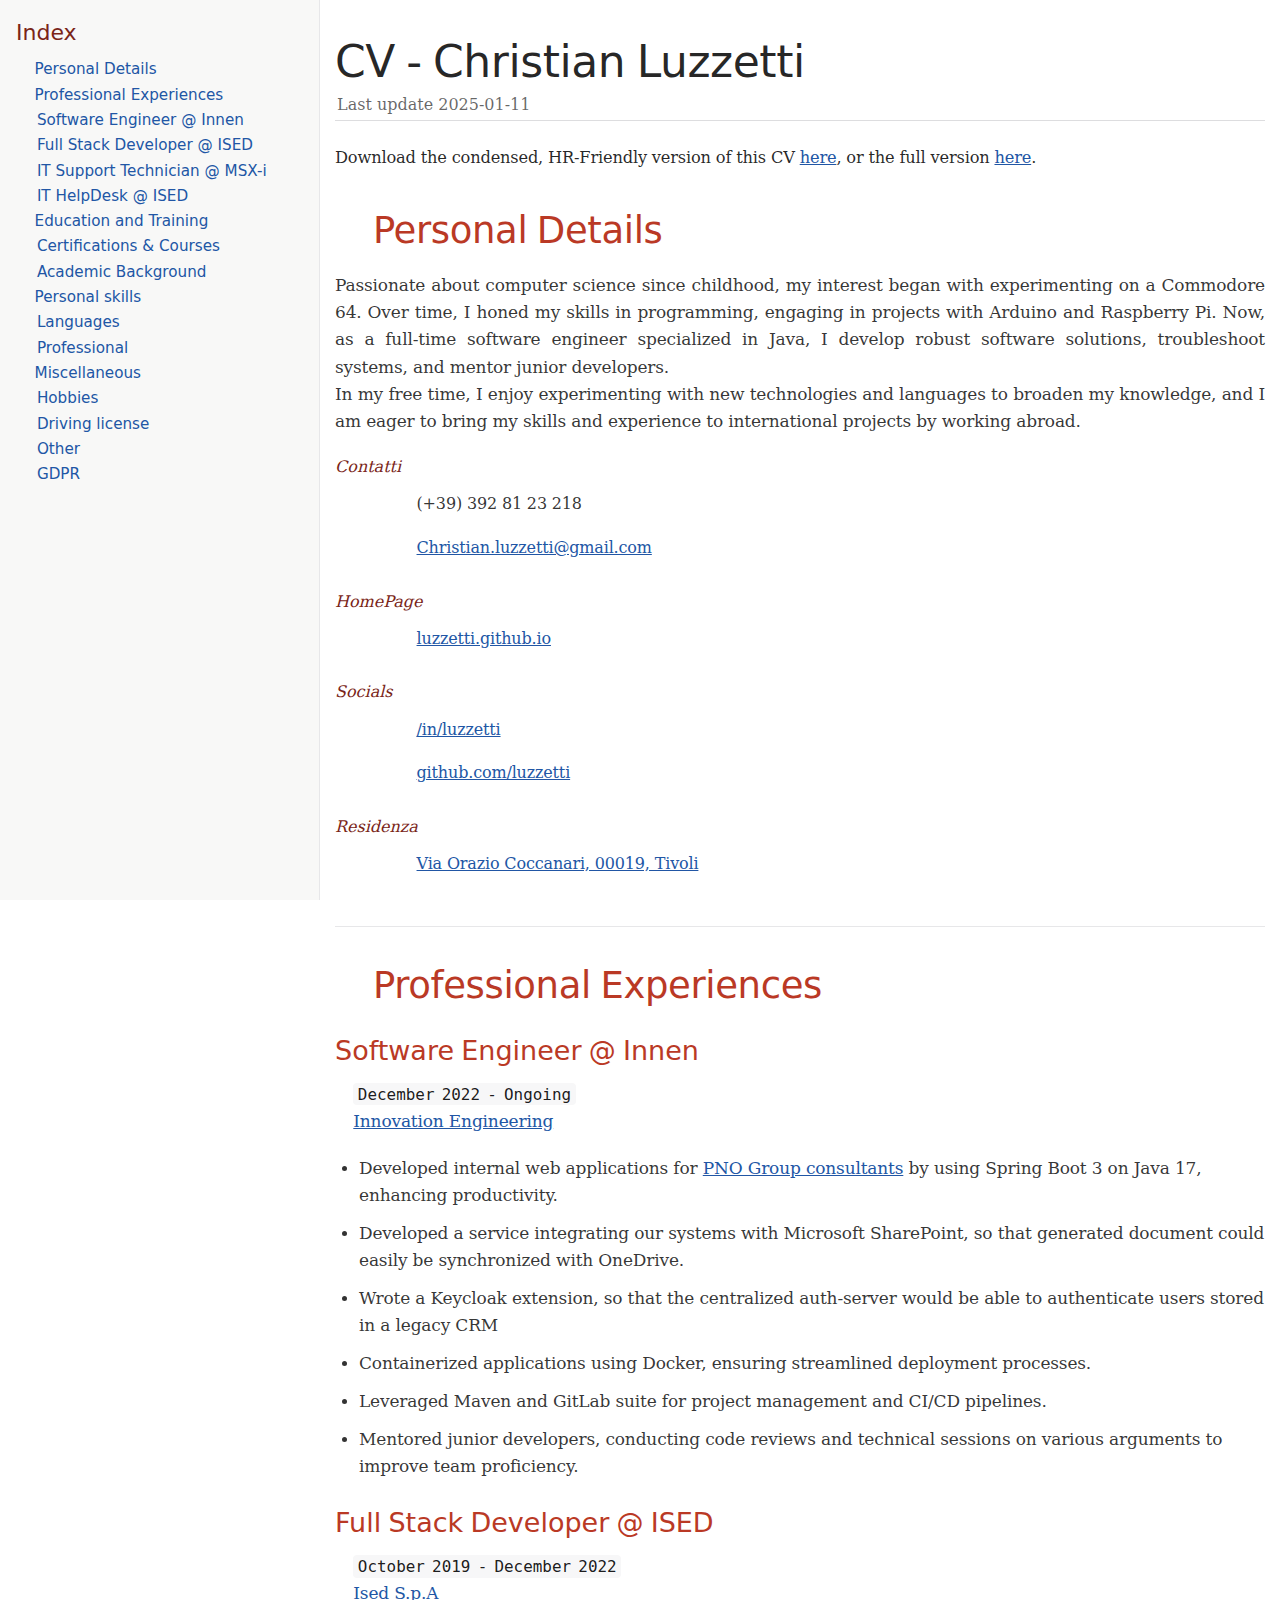
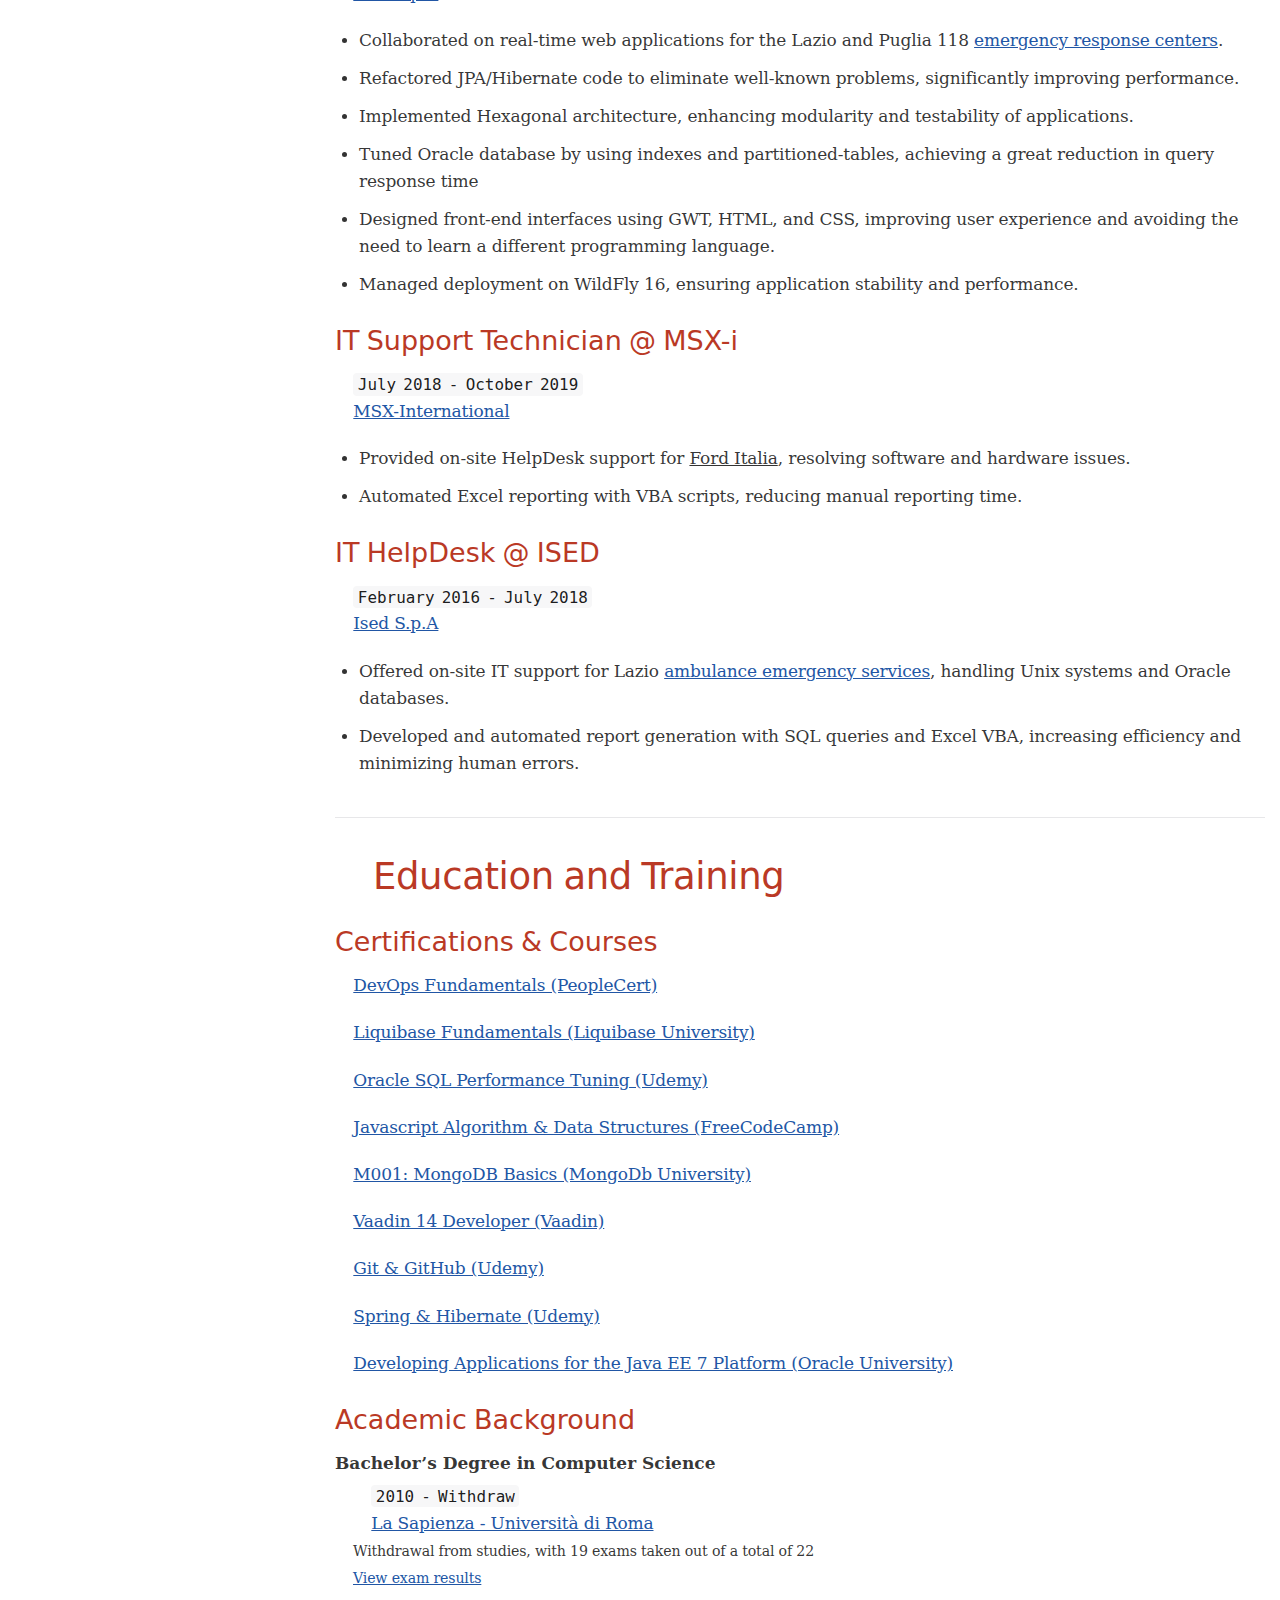
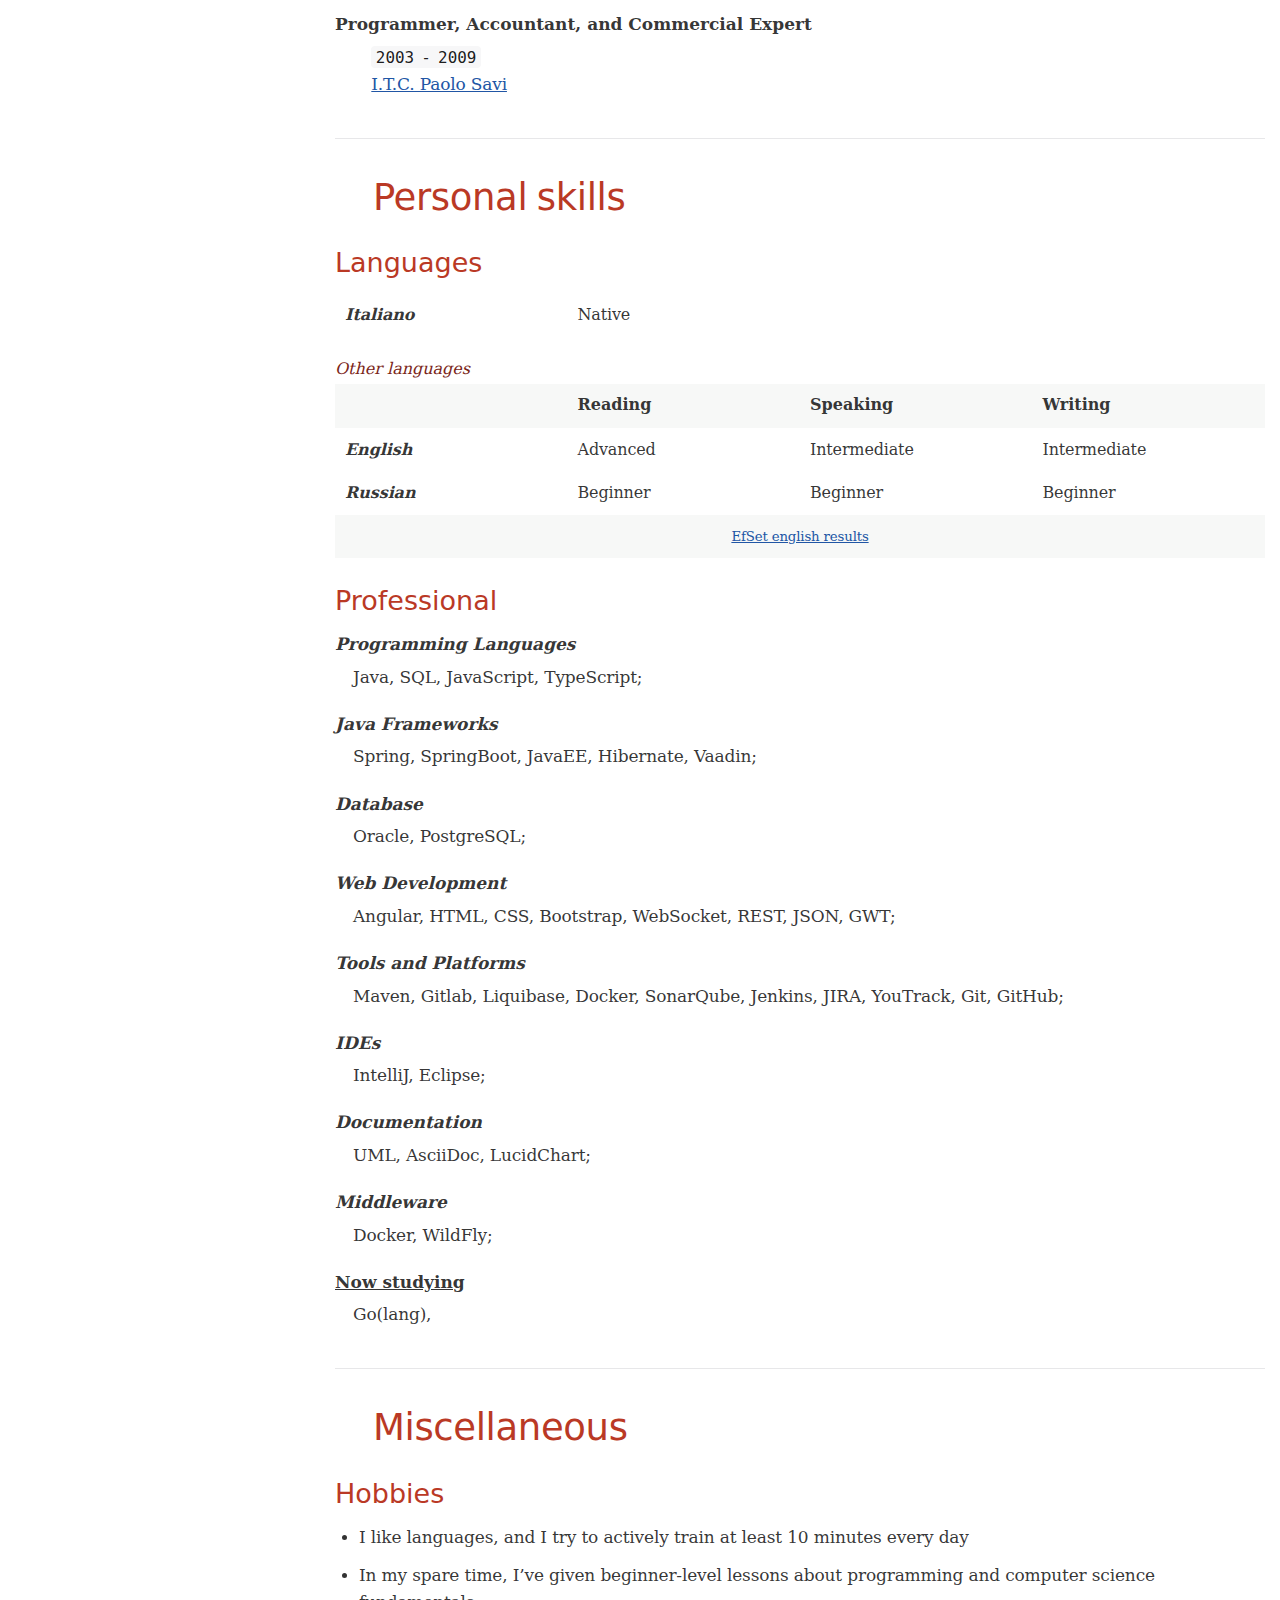
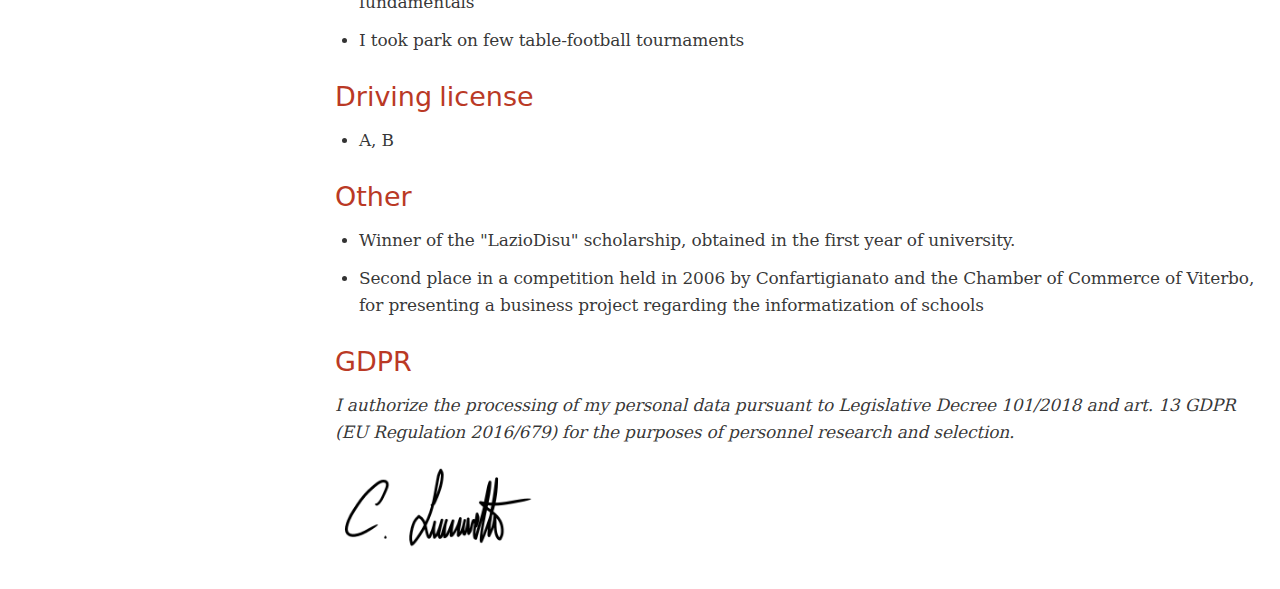
<file: index.html>
<!doctype html>
<html lang="en">
<head>
    <meta charset="UTF-8">
    <meta name="viewport" content="width=device-width, initial-scale=1">
    <meta http-equiv="refresh" content="0; url=site/en/index.html"/>
    <title>CV - Christian Luzzetti</title>
</head>

<!-- This page only exists as a placeholder.
    So far you'll be instantly redirected to
    the English version of the curriculum.

    Later on, a landing page will be developed -->

<body>

</body>
</html>
</file>
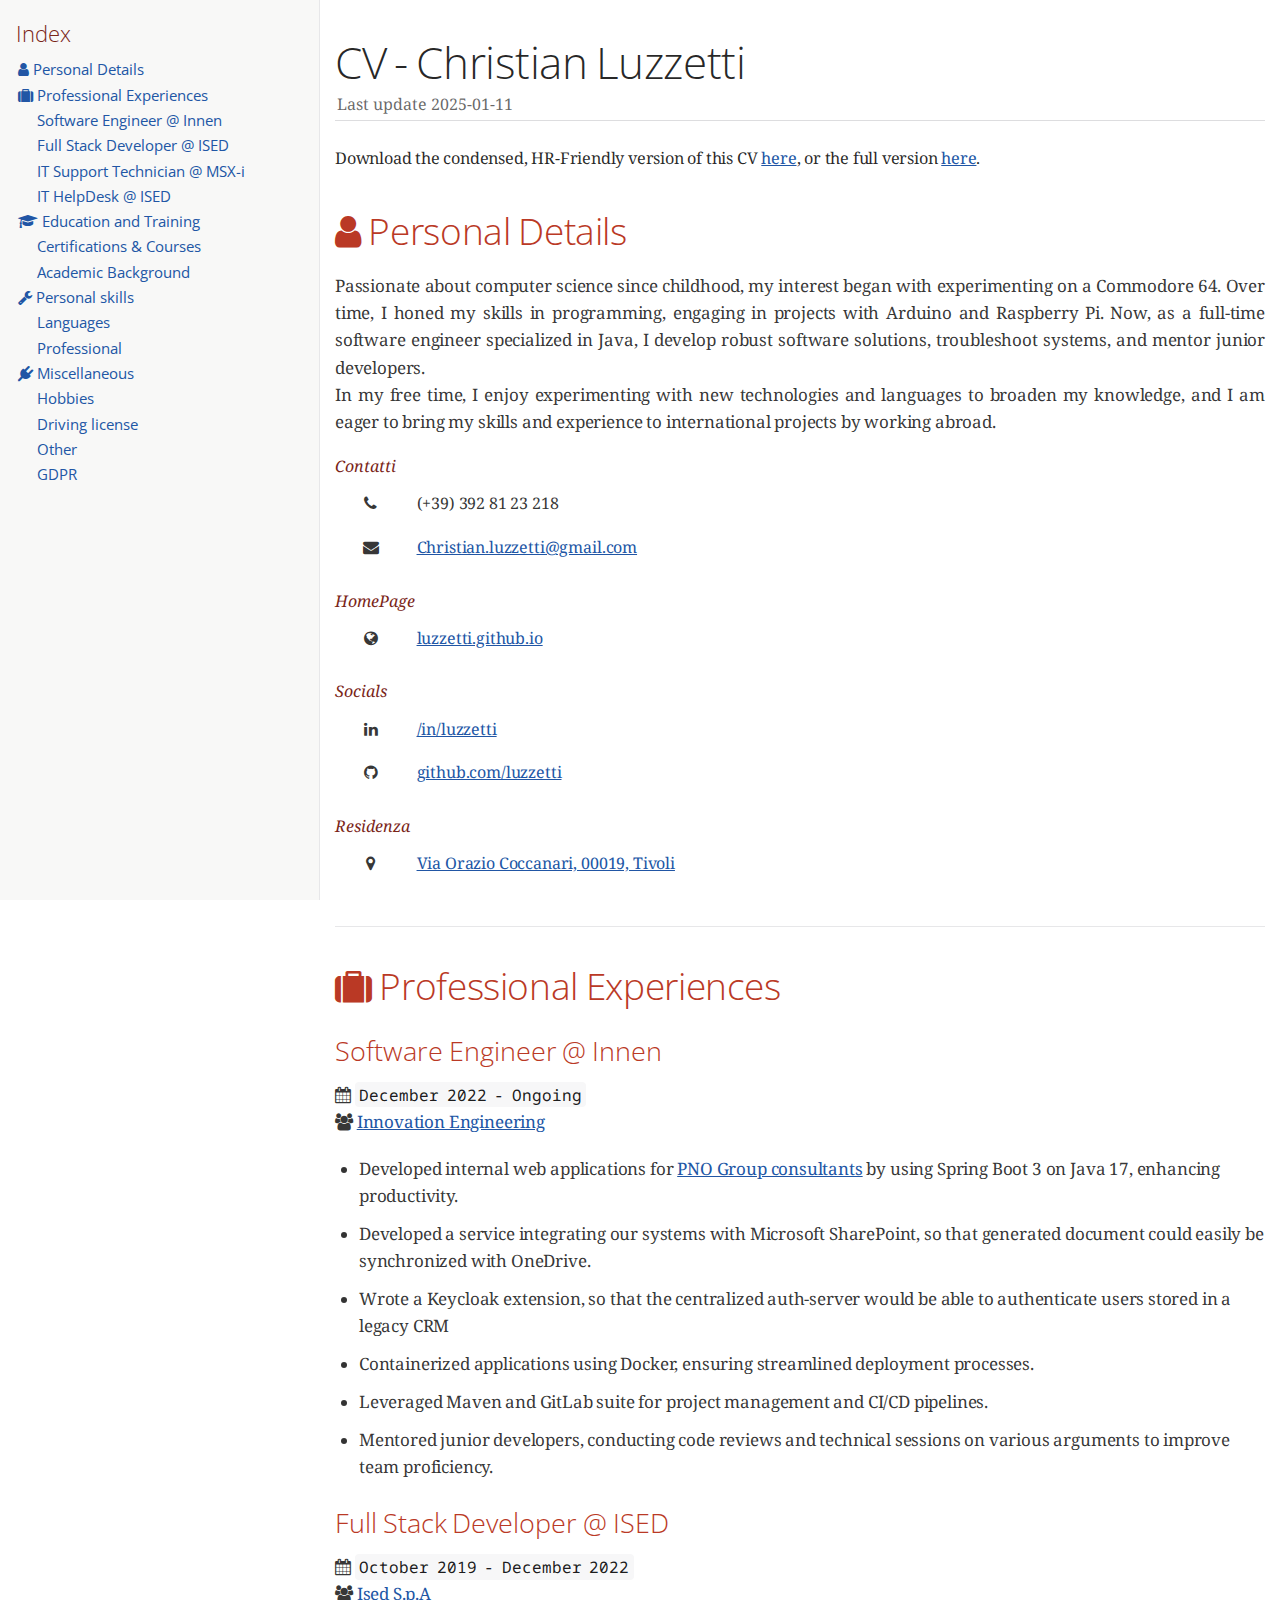
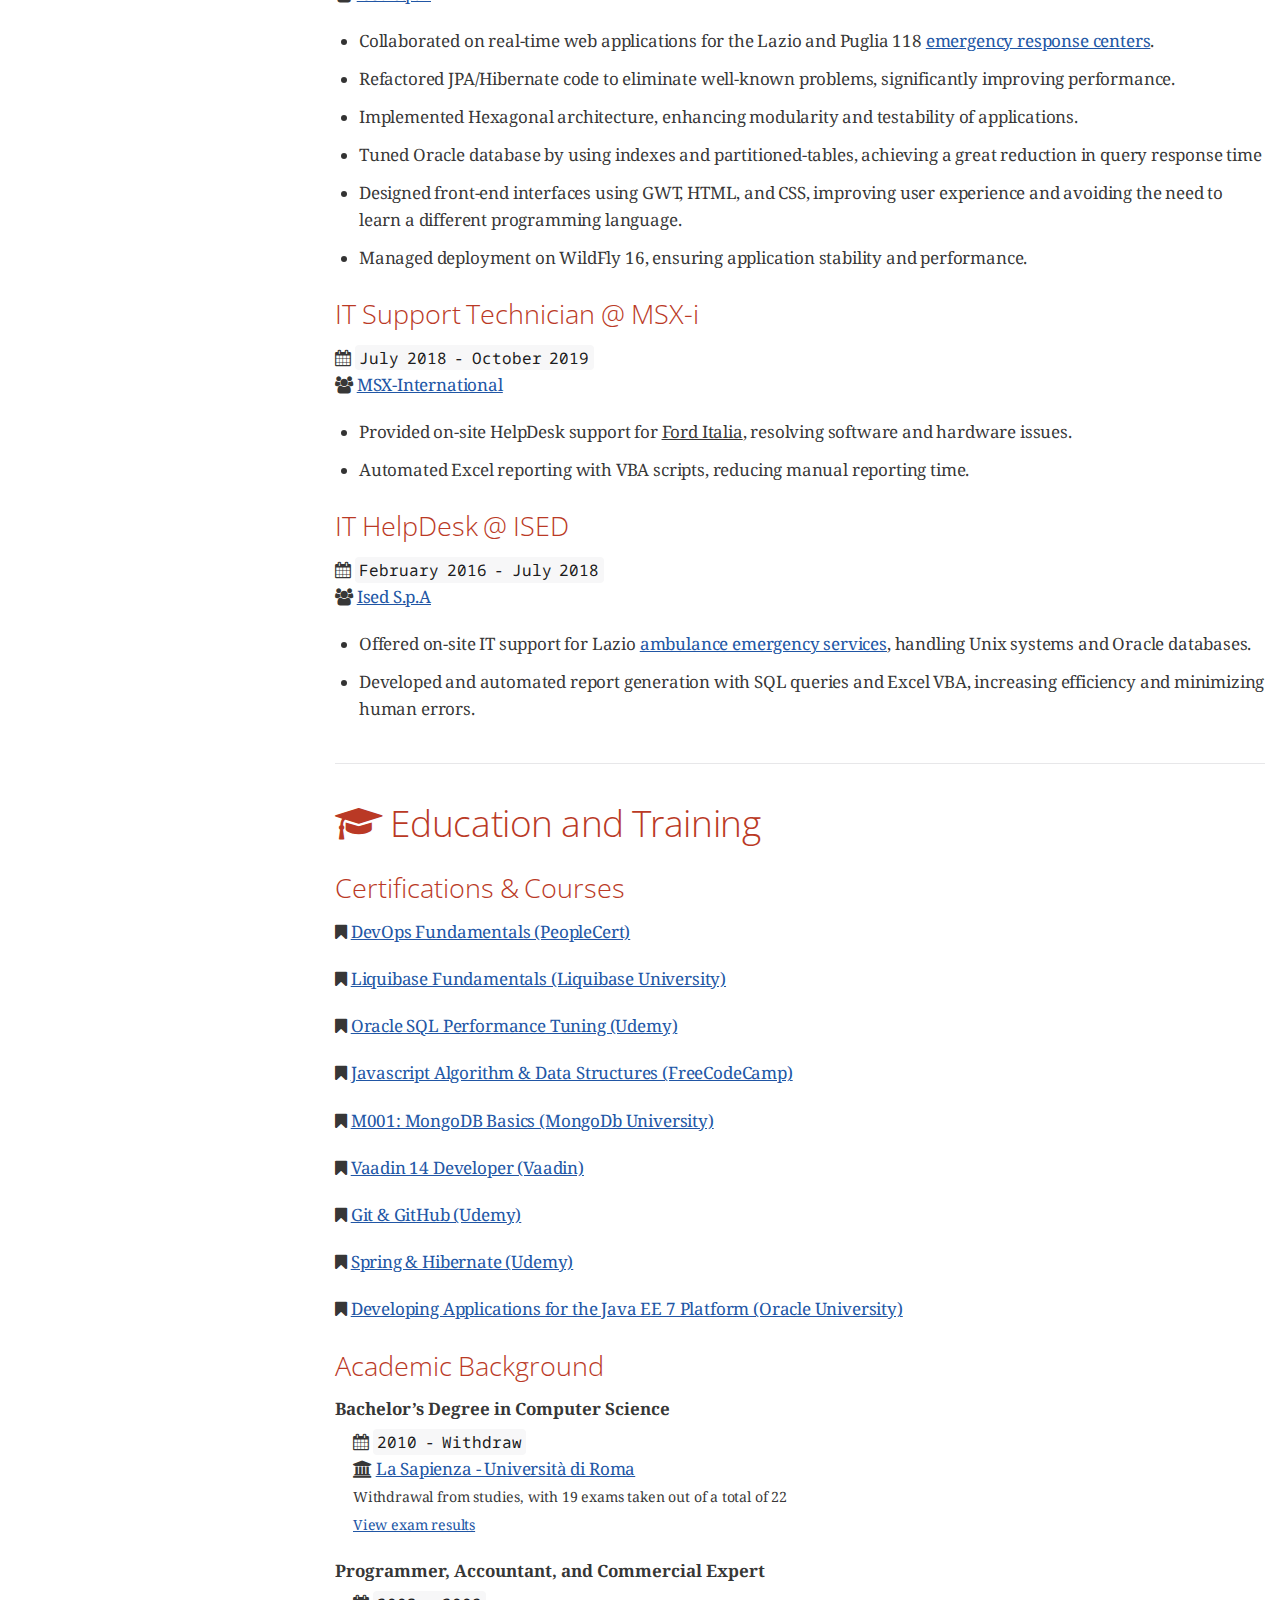
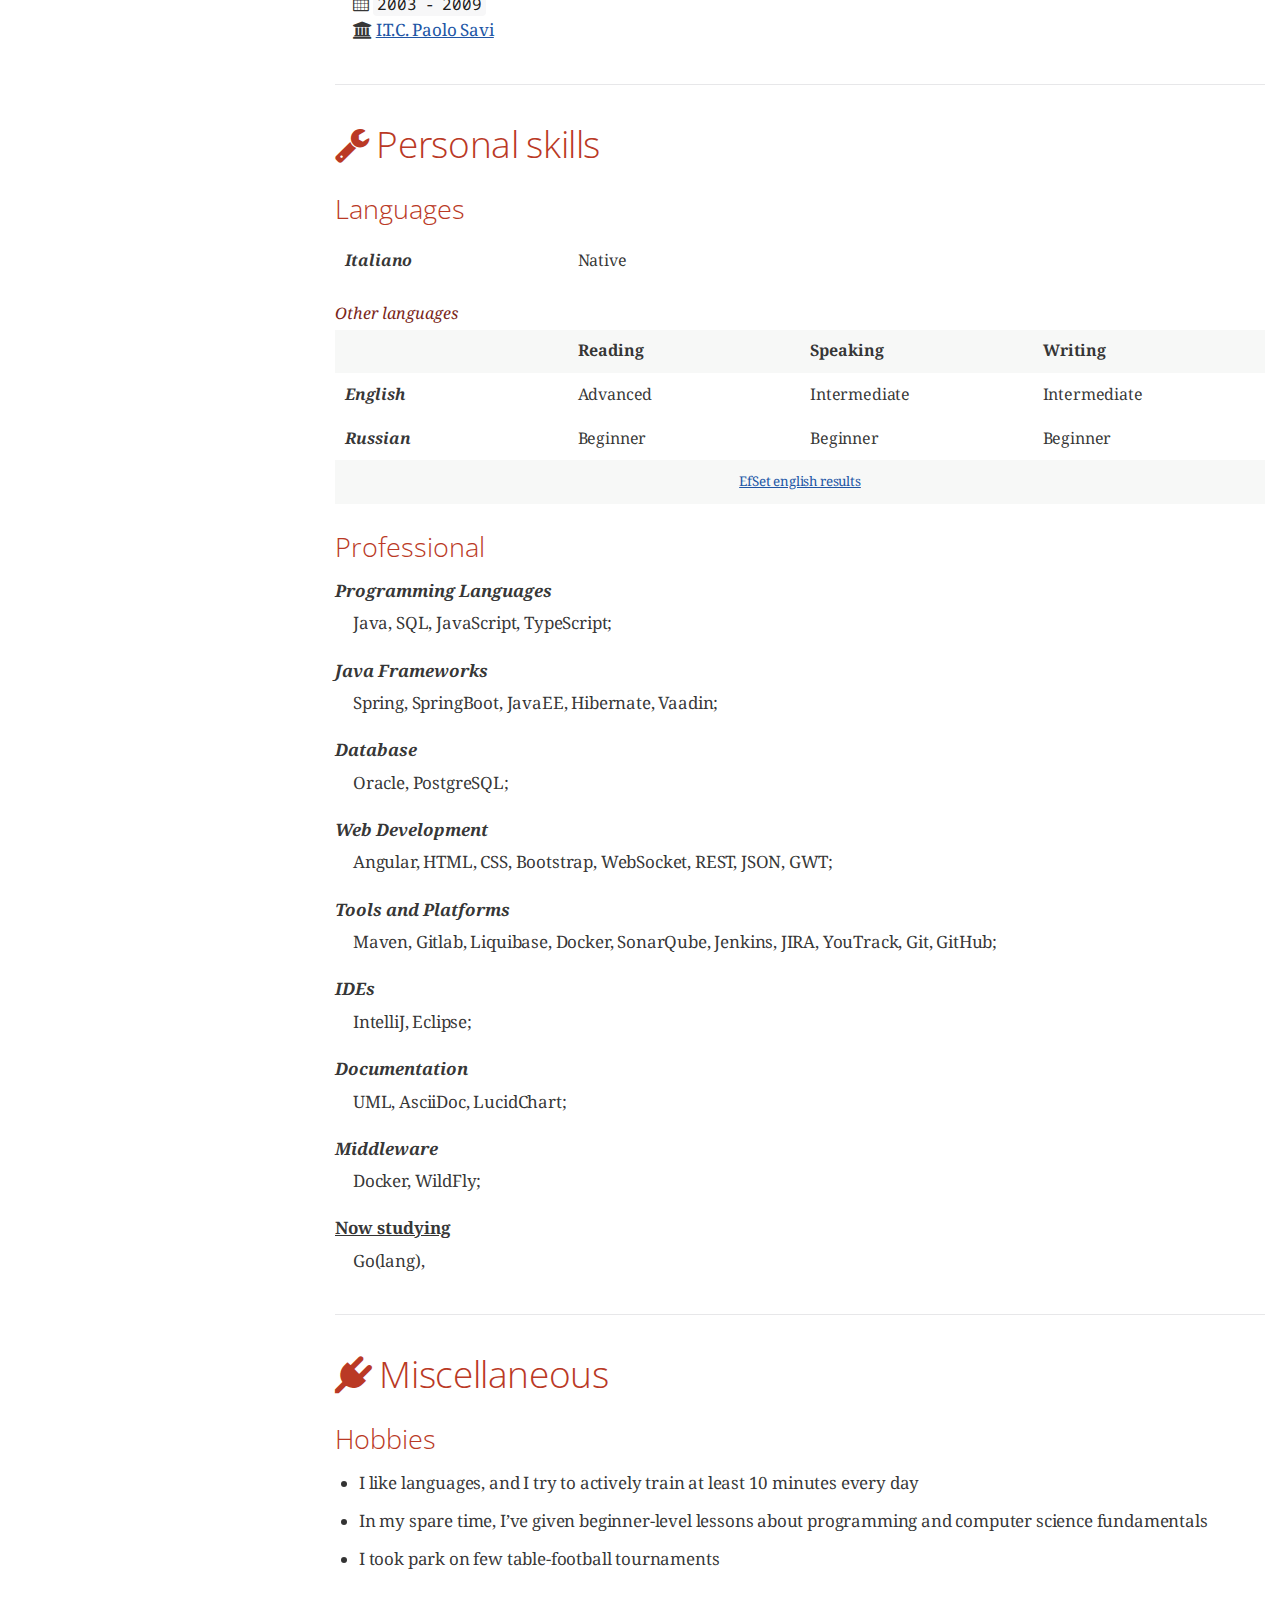
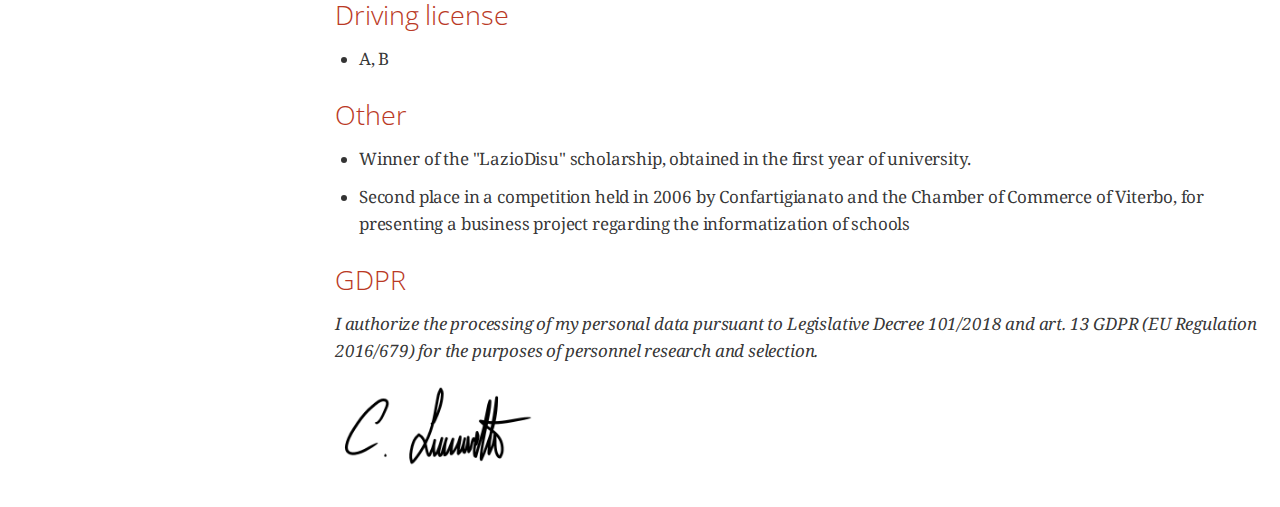
<file: site/en/index.html>
<!DOCTYPE html>
<html lang="en">
<head>
<meta charset="UTF-8">
<meta http-equiv="X-UA-Compatible" content="IE=edge">
<meta name="viewport" content="width=device-width, initial-scale=1.0">
<meta name="generator" content="Asciidoctor 2.0.20">
<meta name="author" content="Last update 2025-01-11">
<title>CV - Christian Luzzetti</title>
<link rel="stylesheet" href="https://fonts.googleapis.com/css?family=Open+Sans:300,300italic,400,400italic,600,600italic%7CNoto+Serif:400,400italic,700,700italic%7CDroid+Sans+Mono:400,700">
<style>
/*! Asciidoctor default stylesheet | MIT License | https://asciidoctor.org */
/* Uncomment the following line when using as a custom stylesheet */
/* @import "https://fonts.googleapis.com/css?family=Open+Sans:300,300italic,400,400italic,600,600italic%7CNoto+Serif:400,400italic,700,700italic%7CDroid+Sans+Mono:400,700"; */
html{font-family:sans-serif;-webkit-text-size-adjust:100%}
a{background:none}
a:focus{outline:thin dotted}
a:active,a:hover{outline:0}
h1{font-size:2em;margin:.67em 0}
b,strong{font-weight:bold}
abbr{font-size:.9em}
abbr[title]{cursor:help;border-bottom:1px dotted #dddddf;text-decoration:none}
dfn{font-style:italic}
hr{height:0}
mark{background:#ff0;color:#000}
code,kbd,pre,samp{font-family:monospace;font-size:1em}
pre{white-space:pre-wrap}
q{quotes:"\201C" "\201D" "\2018" "\2019"}
small{font-size:80%}
sub,sup{font-size:75%;line-height:0;position:relative;vertical-align:baseline}
sup{top:-.5em}
sub{bottom:-.25em}
img{border:0}
svg:not(:root){overflow:hidden}
figure{margin:0}
audio,video{display:inline-block}
audio:not([controls]){display:none;height:0}
fieldset{border:1px solid silver;margin:0 2px;padding:.35em .625em .75em}
legend{border:0;padding:0}
button,input,select,textarea{font-family:inherit;font-size:100%;margin:0}
button,input{line-height:normal}
button,select{text-transform:none}
button,html input[type=button],input[type=reset],input[type=submit]{-webkit-appearance:button;cursor:pointer}
button[disabled],html input[disabled]{cursor:default}
input[type=checkbox],input[type=radio]{padding:0}
button::-moz-focus-inner,input::-moz-focus-inner{border:0;padding:0}
textarea{overflow:auto;vertical-align:top}
table{border-collapse:collapse;border-spacing:0}
*,::before,::after{box-sizing:border-box}
html,body{font-size:100%}
body{background:#fff;color:rgba(0,0,0,.8);padding:0;margin:0;font-family:"Noto Serif","DejaVu Serif",serif;line-height:1;position:relative;cursor:auto;-moz-tab-size:4;-o-tab-size:4;tab-size:4;word-wrap:anywhere;-moz-osx-font-smoothing:grayscale;-webkit-font-smoothing:antialiased}
a:hover{cursor:pointer}
img,object,embed{max-width:100%;height:auto}
object,embed{height:100%}
img{-ms-interpolation-mode:bicubic}
.left{float:left!important}
.right{float:right!important}
.text-left{text-align:left!important}
.text-right{text-align:right!important}
.text-center{text-align:center!important}
.text-justify{text-align:justify!important}
.hide{display:none}
img,object,svg{display:inline-block;vertical-align:middle}
textarea{height:auto;min-height:50px}
select{width:100%}
.subheader,.admonitionblock td.content>.title,.audioblock>.title,.exampleblock>.title,.imageblock>.title,.listingblock>.title,.literalblock>.title,.stemblock>.title,.openblock>.title,.paragraph>.title,.quoteblock>.title,table.tableblock>.title,.verseblock>.title,.videoblock>.title,.dlist>.title,.olist>.title,.ulist>.title,.qlist>.title,.hdlist>.title{line-height:1.45;color:#7a2518;font-weight:400;margin-top:0;margin-bottom:.25em}
div,dl,dt,dd,ul,ol,li,h1,h2,h3,#toctitle,.sidebarblock>.content>.title,h4,h5,h6,pre,form,p,blockquote,th,td{margin:0;padding:0}
a{color:#2156a5;text-decoration:underline;line-height:inherit}
a:hover,a:focus{color:#1d4b8f}
a img{border:0}
p{line-height:1.6;margin-bottom:1.25em;text-rendering:optimizeLegibility}
p aside{font-size:.875em;line-height:1.35;font-style:italic}
h1,h2,h3,#toctitle,.sidebarblock>.content>.title,h4,h5,h6{font-family:"Open Sans","DejaVu Sans",sans-serif;font-weight:300;font-style:normal;color:#ba3925;text-rendering:optimizeLegibility;margin-top:1em;margin-bottom:.5em;line-height:1.0125em}
h1 small,h2 small,h3 small,#toctitle small,.sidebarblock>.content>.title small,h4 small,h5 small,h6 small{font-size:60%;color:#e99b8f;line-height:0}
h1{font-size:2.125em}
h2{font-size:1.6875em}
h3,#toctitle,.sidebarblock>.content>.title{font-size:1.375em}
h4,h5{font-size:1.125em}
h6{font-size:1em}
hr{border:solid #dddddf;border-width:1px 0 0;clear:both;margin:1.25em 0 1.1875em}
em,i{font-style:italic;line-height:inherit}
strong,b{font-weight:bold;line-height:inherit}
small{font-size:60%;line-height:inherit}
code{font-family:"Droid Sans Mono","DejaVu Sans Mono",monospace;font-weight:400;color:rgba(0,0,0,.9)}
ul,ol,dl{line-height:1.6;margin-bottom:1.25em;list-style-position:outside;font-family:inherit}
ul,ol{margin-left:1.5em}
ul li ul,ul li ol{margin-left:1.25em;margin-bottom:0}
ul.circle{list-style-type:circle}
ul.disc{list-style-type:disc}
ul.square{list-style-type:square}
ul.circle ul:not([class]),ul.disc ul:not([class]),ul.square ul:not([class]){list-style:inherit}
ol li ul,ol li ol{margin-left:1.25em;margin-bottom:0}
dl dt{margin-bottom:.3125em;font-weight:bold}
dl dd{margin-bottom:1.25em}
blockquote{margin:0 0 1.25em;padding:.5625em 1.25em 0 1.1875em;border-left:1px solid #ddd}
blockquote,blockquote p{line-height:1.6;color:rgba(0,0,0,.85)}
@media screen and (min-width:768px){h1,h2,h3,#toctitle,.sidebarblock>.content>.title,h4,h5,h6{line-height:1.2}
h1{font-size:2.75em}
h2{font-size:2.3125em}
h3,#toctitle,.sidebarblock>.content>.title{font-size:1.6875em}
h4{font-size:1.4375em}}
table{background:#fff;margin-bottom:1.25em;border:1px solid #dedede;word-wrap:normal}
table thead,table tfoot{background:#f7f8f7}
table thead tr th,table thead tr td,table tfoot tr th,table tfoot tr td{padding:.5em .625em .625em;font-size:inherit;color:rgba(0,0,0,.8);text-align:left}
table tr th,table tr td{padding:.5625em .625em;font-size:inherit;color:rgba(0,0,0,.8)}
table tr.even,table tr.alt{background:#f8f8f7}
table thead tr th,table tfoot tr th,table tbody tr td,table tr td,table tfoot tr td{line-height:1.6}
h1,h2,h3,#toctitle,.sidebarblock>.content>.title,h4,h5,h6{line-height:1.2;word-spacing:-.05em}
h1 strong,h2 strong,h3 strong,#toctitle strong,.sidebarblock>.content>.title strong,h4 strong,h5 strong,h6 strong{font-weight:400}
.center{margin-left:auto;margin-right:auto}
.stretch{width:100%}
.clearfix::before,.clearfix::after,.float-group::before,.float-group::after{content:" ";display:table}
.clearfix::after,.float-group::after{clear:both}
:not(pre).nobreak{word-wrap:normal}
:not(pre).nowrap{white-space:nowrap}
:not(pre).pre-wrap{white-space:pre-wrap}
:not(pre):not([class^=L])>code{font-size:.9375em;font-style:normal!important;letter-spacing:0;padding:.1em .5ex;word-spacing:-.15em;background:#f7f7f8;border-radius:4px;line-height:1.45;text-rendering:optimizeSpeed}
pre{color:rgba(0,0,0,.9);font-family:"Droid Sans Mono","DejaVu Sans Mono",monospace;line-height:1.45;text-rendering:optimizeSpeed}
pre code,pre pre{color:inherit;font-size:inherit;line-height:inherit}
pre>code{display:block}
pre.nowrap,pre.nowrap pre{white-space:pre;word-wrap:normal}
em em{font-style:normal}
strong strong{font-weight:400}
.keyseq{color:rgba(51,51,51,.8)}
kbd{font-family:"Droid Sans Mono","DejaVu Sans Mono",monospace;display:inline-block;color:rgba(0,0,0,.8);font-size:.65em;line-height:1.45;background:#f7f7f7;border:1px solid #ccc;border-radius:3px;box-shadow:0 1px 0 rgba(0,0,0,.2),inset 0 0 0 .1em #fff;margin:0 .15em;padding:.2em .5em;vertical-align:middle;position:relative;top:-.1em;white-space:nowrap}
.keyseq kbd:first-child{margin-left:0}
.keyseq kbd:last-child{margin-right:0}
.menuseq,.menuref{color:#000}
.menuseq b:not(.caret),.menuref{font-weight:inherit}
.menuseq{word-spacing:-.02em}
.menuseq b.caret{font-size:1.25em;line-height:.8}
.menuseq i.caret{font-weight:bold;text-align:center;width:.45em}
b.button::before,b.button::after{position:relative;top:-1px;font-weight:400}
b.button::before{content:"[";padding:0 3px 0 2px}
b.button::after{content:"]";padding:0 2px 0 3px}
p a>code:hover{color:rgba(0,0,0,.9)}
#header,#content,#footnotes,#footer{width:100%;margin:0 auto;max-width:62.5em;*zoom:1;position:relative;padding-left:.9375em;padding-right:.9375em}
#header::before,#header::after,#content::before,#content::after,#footnotes::before,#footnotes::after,#footer::before,#footer::after{content:" ";display:table}
#header::after,#content::after,#footnotes::after,#footer::after{clear:both}
#content{margin-top:1.25em}
#content::before{content:none}
#header>h1:first-child{color:rgba(0,0,0,.85);margin-top:2.25rem;margin-bottom:0}
#header>h1:first-child+#toc{margin-top:8px;border-top:1px solid #dddddf}
#header>h1:only-child,body.toc2 #header>h1:nth-last-child(2){border-bottom:1px solid #dddddf;padding-bottom:8px}
#header .details{border-bottom:1px solid #dddddf;line-height:1.45;padding-top:.25em;padding-bottom:.25em;padding-left:.25em;color:rgba(0,0,0,.6);display:flex;flex-flow:row wrap}
#header .details span:first-child{margin-left:-.125em}
#header .details span.email a{color:rgba(0,0,0,.85)}
#header .details br{display:none}
#header .details br+span::before{content:"\00a0\2013\00a0"}
#header .details br+span.author::before{content:"\00a0\22c5\00a0";color:rgba(0,0,0,.85)}
#header .details br+span#revremark::before{content:"\00a0|\00a0"}
#header #revnumber{text-transform:capitalize}
#header #revnumber::after{content:"\00a0"}
#content>h1:first-child:not([class]){color:rgba(0,0,0,.85);border-bottom:1px solid #dddddf;padding-bottom:8px;margin-top:0;padding-top:1rem;margin-bottom:1.25rem}
#toc{border-bottom:1px solid #e7e7e9;padding-bottom:.5em}
#toc>ul{margin-left:.125em}
#toc ul.sectlevel0>li>a{font-style:italic}
#toc ul.sectlevel0 ul.sectlevel1{margin:.5em 0}
#toc ul{font-family:"Open Sans","DejaVu Sans",sans-serif;list-style-type:none}
#toc li{line-height:1.3334;margin-top:.3334em}
#toc a{text-decoration:none}
#toc a:active{text-decoration:underline}
#toctitle{color:#7a2518;font-size:1.2em}
@media screen and (min-width:768px){#toctitle{font-size:1.375em}
body.toc2{padding-left:15em;padding-right:0}
#toc.toc2{margin-top:0!important;background:#f8f8f7;position:fixed;width:15em;left:0;top:0;border-right:1px solid #e7e7e9;border-top-width:0!important;border-bottom-width:0!important;z-index:1000;padding:1.25em 1em;height:100%;overflow:auto}
#toc.toc2 #toctitle{margin-top:0;margin-bottom:.8rem;font-size:1.2em}
#toc.toc2>ul{font-size:.9em;margin-bottom:0}
#toc.toc2 ul ul{margin-left:0;padding-left:1em}
#toc.toc2 ul.sectlevel0 ul.sectlevel1{padding-left:0;margin-top:.5em;margin-bottom:.5em}
body.toc2.toc-right{padding-left:0;padding-right:15em}
body.toc2.toc-right #toc.toc2{border-right-width:0;border-left:1px solid #e7e7e9;left:auto;right:0}}
@media screen and (min-width:1280px){body.toc2{padding-left:20em;padding-right:0}
#toc.toc2{width:20em}
#toc.toc2 #toctitle{font-size:1.375em}
#toc.toc2>ul{font-size:.95em}
#toc.toc2 ul ul{padding-left:1.25em}
body.toc2.toc-right{padding-left:0;padding-right:20em}}
#content #toc{border:1px solid #e0e0dc;margin-bottom:1.25em;padding:1.25em;background:#f8f8f7;border-radius:4px}
#content #toc>:first-child{margin-top:0}
#content #toc>:last-child{margin-bottom:0}
#footer{max-width:none;background:rgba(0,0,0,.8);padding:1.25em}
#footer-text{color:hsla(0,0%,100%,.8);line-height:1.44}
#content{margin-bottom:.625em}
.sect1{padding-bottom:.625em}
@media screen and (min-width:768px){#content{margin-bottom:1.25em}
.sect1{padding-bottom:1.25em}}
.sect1:last-child{padding-bottom:0}
.sect1+.sect1{border-top:1px solid #e7e7e9}
#content h1>a.anchor,h2>a.anchor,h3>a.anchor,#toctitle>a.anchor,.sidebarblock>.content>.title>a.anchor,h4>a.anchor,h5>a.anchor,h6>a.anchor{position:absolute;z-index:1001;width:1.5ex;margin-left:-1.5ex;display:block;text-decoration:none!important;visibility:hidden;text-align:center;font-weight:400}
#content h1>a.anchor::before,h2>a.anchor::before,h3>a.anchor::before,#toctitle>a.anchor::before,.sidebarblock>.content>.title>a.anchor::before,h4>a.anchor::before,h5>a.anchor::before,h6>a.anchor::before{content:"\00A7";font-size:.85em;display:block;padding-top:.1em}
#content h1:hover>a.anchor,#content h1>a.anchor:hover,h2:hover>a.anchor,h2>a.anchor:hover,h3:hover>a.anchor,#toctitle:hover>a.anchor,.sidebarblock>.content>.title:hover>a.anchor,h3>a.anchor:hover,#toctitle>a.anchor:hover,.sidebarblock>.content>.title>a.anchor:hover,h4:hover>a.anchor,h4>a.anchor:hover,h5:hover>a.anchor,h5>a.anchor:hover,h6:hover>a.anchor,h6>a.anchor:hover{visibility:visible}
#content h1>a.link,h2>a.link,h3>a.link,#toctitle>a.link,.sidebarblock>.content>.title>a.link,h4>a.link,h5>a.link,h6>a.link{color:#ba3925;text-decoration:none}
#content h1>a.link:hover,h2>a.link:hover,h3>a.link:hover,#toctitle>a.link:hover,.sidebarblock>.content>.title>a.link:hover,h4>a.link:hover,h5>a.link:hover,h6>a.link:hover{color:#a53221}
details,.audioblock,.imageblock,.literalblock,.listingblock,.stemblock,.videoblock{margin-bottom:1.25em}
details{margin-left:1.25rem}
details>summary{cursor:pointer;display:block;position:relative;line-height:1.6;margin-bottom:.625rem;outline:none;-webkit-tap-highlight-color:transparent}
details>summary::-webkit-details-marker{display:none}
details>summary::before{content:"";border:solid transparent;border-left:solid;border-width:.3em 0 .3em .5em;position:absolute;top:.5em;left:-1.25rem;transform:translateX(15%)}
details[open]>summary::before{border:solid transparent;border-top:solid;border-width:.5em .3em 0;transform:translateY(15%)}
details>summary::after{content:"";width:1.25rem;height:1em;position:absolute;top:.3em;left:-1.25rem}
.admonitionblock td.content>.title,.audioblock>.title,.exampleblock>.title,.imageblock>.title,.listingblock>.title,.literalblock>.title,.stemblock>.title,.openblock>.title,.paragraph>.title,.quoteblock>.title,table.tableblock>.title,.verseblock>.title,.videoblock>.title,.dlist>.title,.olist>.title,.ulist>.title,.qlist>.title,.hdlist>.title{text-rendering:optimizeLegibility;text-align:left;font-family:"Noto Serif","DejaVu Serif",serif;font-size:1rem;font-style:italic}
table.tableblock.fit-content>caption.title{white-space:nowrap;width:0}
.paragraph.lead>p,#preamble>.sectionbody>[class=paragraph]:first-of-type p{font-size:1.21875em;line-height:1.6;color:rgba(0,0,0,.85)}
.admonitionblock>table{border-collapse:separate;border:0;background:none;width:100%}
.admonitionblock>table td.icon{text-align:center;width:80px}
.admonitionblock>table td.icon img{max-width:none}
.admonitionblock>table td.icon .title{font-weight:bold;font-family:"Open Sans","DejaVu Sans",sans-serif;text-transform:uppercase}
.admonitionblock>table td.content{padding-left:1.125em;padding-right:1.25em;border-left:1px solid #dddddf;color:rgba(0,0,0,.6);word-wrap:anywhere}
.admonitionblock>table td.content>:last-child>:last-child{margin-bottom:0}
.exampleblock>.content{border:1px solid #e6e6e6;margin-bottom:1.25em;padding:1.25em;background:#fff;border-radius:4px}
.sidebarblock{border:1px solid #dbdbd6;margin-bottom:1.25em;padding:1.25em;background:#f3f3f2;border-radius:4px}
.sidebarblock>.content>.title{color:#7a2518;margin-top:0;text-align:center}
.exampleblock>.content>:first-child,.sidebarblock>.content>:first-child{margin-top:0}
.exampleblock>.content>:last-child,.exampleblock>.content>:last-child>:last-child,.exampleblock>.content .olist>ol>li:last-child>:last-child,.exampleblock>.content .ulist>ul>li:last-child>:last-child,.exampleblock>.content .qlist>ol>li:last-child>:last-child,.sidebarblock>.content>:last-child,.sidebarblock>.content>:last-child>:last-child,.sidebarblock>.content .olist>ol>li:last-child>:last-child,.sidebarblock>.content .ulist>ul>li:last-child>:last-child,.sidebarblock>.content .qlist>ol>li:last-child>:last-child{margin-bottom:0}
.literalblock pre,.listingblock>.content>pre{border-radius:4px;overflow-x:auto;padding:1em;font-size:.8125em}
@media screen and (min-width:768px){.literalblock pre,.listingblock>.content>pre{font-size:.90625em}}
@media screen and (min-width:1280px){.literalblock pre,.listingblock>.content>pre{font-size:1em}}
.literalblock pre,.listingblock>.content>pre:not(.highlight),.listingblock>.content>pre[class=highlight],.listingblock>.content>pre[class^="highlight "]{background:#f7f7f8}
.literalblock.output pre{color:#f7f7f8;background:rgba(0,0,0,.9)}
.listingblock>.content{position:relative}
.listingblock code[data-lang]::before{display:none;content:attr(data-lang);position:absolute;font-size:.75em;top:.425rem;right:.5rem;line-height:1;text-transform:uppercase;color:inherit;opacity:.5}
.listingblock:hover code[data-lang]::before{display:block}
.listingblock.terminal pre .command::before{content:attr(data-prompt);padding-right:.5em;color:inherit;opacity:.5}
.listingblock.terminal pre .command:not([data-prompt])::before{content:"$"}
.listingblock pre.highlightjs{padding:0}
.listingblock pre.highlightjs>code{padding:1em;border-radius:4px}
.listingblock pre.prettyprint{border-width:0}
.prettyprint{background:#f7f7f8}
pre.prettyprint .linenums{line-height:1.45;margin-left:2em}
pre.prettyprint li{background:none;list-style-type:inherit;padding-left:0}
pre.prettyprint li code[data-lang]::before{opacity:1}
pre.prettyprint li:not(:first-child) code[data-lang]::before{display:none}
table.linenotable{border-collapse:separate;border:0;margin-bottom:0;background:none}
table.linenotable td[class]{color:inherit;vertical-align:top;padding:0;line-height:inherit;white-space:normal}
table.linenotable td.code{padding-left:.75em}
table.linenotable td.linenos,pre.pygments .linenos{border-right:1px solid;opacity:.35;padding-right:.5em;-webkit-user-select:none;-moz-user-select:none;-ms-user-select:none;user-select:none}
pre.pygments span.linenos{display:inline-block;margin-right:.75em}
.quoteblock{margin:0 1em 1.25em 1.5em;display:table}
.quoteblock:not(.excerpt)>.title{margin-left:-1.5em;margin-bottom:.75em}
.quoteblock blockquote,.quoteblock p{color:rgba(0,0,0,.85);font-size:1.15rem;line-height:1.75;word-spacing:.1em;letter-spacing:0;font-style:italic;text-align:justify}
.quoteblock blockquote{margin:0;padding:0;border:0}
.quoteblock blockquote::before{content:"\201c";float:left;font-size:2.75em;font-weight:bold;line-height:.6em;margin-left:-.6em;color:#7a2518;text-shadow:0 1px 2px rgba(0,0,0,.1)}
.quoteblock blockquote>.paragraph:last-child p{margin-bottom:0}
.quoteblock .attribution{margin-top:.75em;margin-right:.5ex;text-align:right}
.verseblock{margin:0 1em 1.25em}
.verseblock pre{font-family:"Open Sans","DejaVu Sans",sans-serif;font-size:1.15rem;color:rgba(0,0,0,.85);font-weight:300;text-rendering:optimizeLegibility}
.verseblock pre strong{font-weight:400}
.verseblock .attribution{margin-top:1.25rem;margin-left:.5ex}
.quoteblock .attribution,.verseblock .attribution{font-size:.9375em;line-height:1.45;font-style:italic}
.quoteblock .attribution br,.verseblock .attribution br{display:none}
.quoteblock .attribution cite,.verseblock .attribution cite{display:block;letter-spacing:-.025em;color:rgba(0,0,0,.6)}
.quoteblock.abstract blockquote::before,.quoteblock.excerpt blockquote::before,.quoteblock .quoteblock blockquote::before{display:none}
.quoteblock.abstract blockquote,.quoteblock.abstract p,.quoteblock.excerpt blockquote,.quoteblock.excerpt p,.quoteblock .quoteblock blockquote,.quoteblock .quoteblock p{line-height:1.6;word-spacing:0}
.quoteblock.abstract{margin:0 1em 1.25em;display:block}
.quoteblock.abstract>.title{margin:0 0 .375em;font-size:1.15em;text-align:center}
.quoteblock.excerpt>blockquote,.quoteblock .quoteblock{padding:0 0 .25em 1em;border-left:.25em solid #dddddf}
.quoteblock.excerpt,.quoteblock .quoteblock{margin-left:0}
.quoteblock.excerpt blockquote,.quoteblock.excerpt p,.quoteblock .quoteblock blockquote,.quoteblock .quoteblock p{color:inherit;font-size:1.0625rem}
.quoteblock.excerpt .attribution,.quoteblock .quoteblock .attribution{color:inherit;font-size:.85rem;text-align:left;margin-right:0}
p.tableblock:last-child{margin-bottom:0}
td.tableblock>.content{margin-bottom:1.25em;word-wrap:anywhere}
td.tableblock>.content>:last-child{margin-bottom:-1.25em}
table.tableblock,th.tableblock,td.tableblock{border:0 solid #dedede}
table.grid-all>*>tr>*{border-width:1px}
table.grid-cols>*>tr>*{border-width:0 1px}
table.grid-rows>*>tr>*{border-width:1px 0}
table.frame-all{border-width:1px}
table.frame-ends{border-width:1px 0}
table.frame-sides{border-width:0 1px}
table.frame-none>colgroup+*>:first-child>*,table.frame-sides>colgroup+*>:first-child>*{border-top-width:0}
table.frame-none>:last-child>:last-child>*,table.frame-sides>:last-child>:last-child>*{border-bottom-width:0}
table.frame-none>*>tr>:first-child,table.frame-ends>*>tr>:first-child{border-left-width:0}
table.frame-none>*>tr>:last-child,table.frame-ends>*>tr>:last-child{border-right-width:0}
table.stripes-all>*>tr,table.stripes-odd>*>tr:nth-of-type(odd),table.stripes-even>*>tr:nth-of-type(even),table.stripes-hover>*>tr:hover{background:#f8f8f7}
th.halign-left,td.halign-left{text-align:left}
th.halign-right,td.halign-right{text-align:right}
th.halign-center,td.halign-center{text-align:center}
th.valign-top,td.valign-top{vertical-align:top}
th.valign-bottom,td.valign-bottom{vertical-align:bottom}
th.valign-middle,td.valign-middle{vertical-align:middle}
table thead th,table tfoot th{font-weight:bold}
tbody tr th{background:#f7f8f7}
tbody tr th,tbody tr th p,tfoot tr th,tfoot tr th p{color:rgba(0,0,0,.8);font-weight:bold}
p.tableblock>code:only-child{background:none;padding:0}
p.tableblock{font-size:1em}
ol{margin-left:1.75em}
ul li ol{margin-left:1.5em}
dl dd{margin-left:1.125em}
dl dd:last-child,dl dd:last-child>:last-child{margin-bottom:0}
li p,ul dd,ol dd,.olist .olist,.ulist .ulist,.ulist .olist,.olist .ulist{margin-bottom:.625em}
ul.checklist,ul.none,ol.none,ul.no-bullet,ol.no-bullet,ol.unnumbered,ul.unstyled,ol.unstyled{list-style-type:none}
ul.no-bullet,ol.no-bullet,ol.unnumbered{margin-left:.625em}
ul.unstyled,ol.unstyled{margin-left:0}
li>p:empty:only-child::before{content:"";display:inline-block}
ul.checklist>li>p:first-child{margin-left:-1em}
ul.checklist>li>p:first-child>.fa-square-o:first-child,ul.checklist>li>p:first-child>.fa-check-square-o:first-child{width:1.25em;font-size:.8em;position:relative;bottom:.125em}
ul.checklist>li>p:first-child>input[type=checkbox]:first-child{margin-right:.25em}
ul.inline{display:flex;flex-flow:row wrap;list-style:none;margin:0 0 .625em -1.25em}
ul.inline>li{margin-left:1.25em}
.unstyled dl dt{font-weight:400;font-style:normal}
ol.arabic{list-style-type:decimal}
ol.decimal{list-style-type:decimal-leading-zero}
ol.loweralpha{list-style-type:lower-alpha}
ol.upperalpha{list-style-type:upper-alpha}
ol.lowerroman{list-style-type:lower-roman}
ol.upperroman{list-style-type:upper-roman}
ol.lowergreek{list-style-type:lower-greek}
.hdlist>table,.colist>table{border:0;background:none}
.hdlist>table>tbody>tr,.colist>table>tbody>tr{background:none}
td.hdlist1,td.hdlist2{vertical-align:top;padding:0 .625em}
td.hdlist1{font-weight:bold;padding-bottom:1.25em}
td.hdlist2{word-wrap:anywhere}
.literalblock+.colist,.listingblock+.colist{margin-top:-.5em}
.colist td:not([class]):first-child{padding:.4em .75em 0;line-height:1;vertical-align:top}
.colist td:not([class]):first-child img{max-width:none}
.colist td:not([class]):last-child{padding:.25em 0}
.thumb,.th{line-height:0;display:inline-block;border:4px solid #fff;box-shadow:0 0 0 1px #ddd}
.imageblock.left{margin:.25em .625em 1.25em 0}
.imageblock.right{margin:.25em 0 1.25em .625em}
.imageblock>.title{margin-bottom:0}
.imageblock.thumb,.imageblock.th{border-width:6px}
.imageblock.thumb>.title,.imageblock.th>.title{padding:0 .125em}
.image.left,.image.right{margin-top:.25em;margin-bottom:.25em;display:inline-block;line-height:0}
.image.left{margin-right:.625em}
.image.right{margin-left:.625em}
a.image{text-decoration:none;display:inline-block}
a.image object{pointer-events:none}
sup.footnote,sup.footnoteref{font-size:.875em;position:static;vertical-align:super}
sup.footnote a,sup.footnoteref a{text-decoration:none}
sup.footnote a:active,sup.footnoteref a:active{text-decoration:underline}
#footnotes{padding-top:.75em;padding-bottom:.75em;margin-bottom:.625em}
#footnotes hr{width:20%;min-width:6.25em;margin:-.25em 0 .75em;border-width:1px 0 0}
#footnotes .footnote{padding:0 .375em 0 .225em;line-height:1.3334;font-size:.875em;margin-left:1.2em;margin-bottom:.2em}
#footnotes .footnote a:first-of-type{font-weight:bold;text-decoration:none;margin-left:-1.05em}
#footnotes .footnote:last-of-type{margin-bottom:0}
#content #footnotes{margin-top:-.625em;margin-bottom:0;padding:.75em 0}
div.unbreakable{page-break-inside:avoid}
.big{font-size:larger}
.small{font-size:smaller}
.underline{text-decoration:underline}
.overline{text-decoration:overline}
.line-through{text-decoration:line-through}
.aqua{color:#00bfbf}
.aqua-background{background:#00fafa}
.black{color:#000}
.black-background{background:#000}
.blue{color:#0000bf}
.blue-background{background:#0000fa}
.fuchsia{color:#bf00bf}
.fuchsia-background{background:#fa00fa}
.gray{color:#606060}
.gray-background{background:#7d7d7d}
.green{color:#006000}
.green-background{background:#007d00}
.lime{color:#00bf00}
.lime-background{background:#00fa00}
.maroon{color:#600000}
.maroon-background{background:#7d0000}
.navy{color:#000060}
.navy-background{background:#00007d}
.olive{color:#606000}
.olive-background{background:#7d7d00}
.purple{color:#600060}
.purple-background{background:#7d007d}
.red{color:#bf0000}
.red-background{background:#fa0000}
.silver{color:#909090}
.silver-background{background:#bcbcbc}
.teal{color:#006060}
.teal-background{background:#007d7d}
.white{color:#bfbfbf}
.white-background{background:#fafafa}
.yellow{color:#bfbf00}
.yellow-background{background:#fafa00}
span.icon>.fa{cursor:default}
a span.icon>.fa{cursor:inherit}
.admonitionblock td.icon [class^="fa icon-"]{font-size:2.5em;text-shadow:1px 1px 2px rgba(0,0,0,.5);cursor:default}
.admonitionblock td.icon .icon-note::before{content:"\f05a";color:#19407c}
.admonitionblock td.icon .icon-tip::before{content:"\f0eb";text-shadow:1px 1px 2px rgba(155,155,0,.8);color:#111}
.admonitionblock td.icon .icon-warning::before{content:"\f071";color:#bf6900}
.admonitionblock td.icon .icon-caution::before{content:"\f06d";color:#bf3400}
.admonitionblock td.icon .icon-important::before{content:"\f06a";color:#bf0000}
.conum[data-value]{display:inline-block;color:#fff!important;background:rgba(0,0,0,.8);border-radius:50%;text-align:center;font-size:.75em;width:1.67em;height:1.67em;line-height:1.67em;font-family:"Open Sans","DejaVu Sans",sans-serif;font-style:normal;font-weight:bold}
.conum[data-value] *{color:#fff!important}
.conum[data-value]+b{display:none}
.conum[data-value]::after{content:attr(data-value)}
pre .conum[data-value]{position:relative;top:-.125em}
b.conum *{color:inherit!important}
.conum:not([data-value]):empty{display:none}
dt,th.tableblock,td.content,div.footnote{text-rendering:optimizeLegibility}
h1,h2,p,td.content,span.alt,summary{letter-spacing:-.01em}
p strong,td.content strong,div.footnote strong{letter-spacing:-.005em}
p,blockquote,dt,td.content,td.hdlist1,span.alt,summary{font-size:1.0625rem}
p{margin-bottom:1.25rem}
.sidebarblock p,.sidebarblock dt,.sidebarblock td.content,p.tableblock{font-size:1em}
.exampleblock>.content{background:#fffef7;border-color:#e0e0dc;box-shadow:0 1px 4px #e0e0dc}
.print-only{display:none!important}
@page{margin:1.25cm .75cm}
@media print{*{box-shadow:none!important;text-shadow:none!important}
html{font-size:80%}
a{color:inherit!important;text-decoration:underline!important}
a.bare,a[href^="#"],a[href^="mailto:"]{text-decoration:none!important}
a[href^="http:"]:not(.bare)::after,a[href^="https:"]:not(.bare)::after{content:"(" attr(href) ")";display:inline-block;font-size:.875em;padding-left:.25em}
abbr[title]{border-bottom:1px dotted}
abbr[title]::after{content:" (" attr(title) ")"}
pre,blockquote,tr,img,object,svg{page-break-inside:avoid}
thead{display:table-header-group}
svg{max-width:100%}
p,blockquote,dt,td.content{font-size:1em;orphans:3;widows:3}
h2,h3,#toctitle,.sidebarblock>.content>.title{page-break-after:avoid}
#header,#content,#footnotes,#footer{max-width:none}
#toc,.sidebarblock,.exampleblock>.content{background:none!important}
#toc{border-bottom:1px solid #dddddf!important;padding-bottom:0!important}
body.book #header{text-align:center}
body.book #header>h1:first-child{border:0!important;margin:2.5em 0 1em}
body.book #header .details{border:0!important;display:block;padding:0!important}
body.book #header .details span:first-child{margin-left:0!important}
body.book #header .details br{display:block}
body.book #header .details br+span::before{content:none!important}
body.book #toc{border:0!important;text-align:left!important;padding:0!important;margin:0!important}
body.book #toc,body.book #preamble,body.book h1.sect0,body.book .sect1>h2{page-break-before:always}
.listingblock code[data-lang]::before{display:block}
#footer{padding:0 .9375em}
.hide-on-print{display:none!important}
.print-only{display:block!important}
.hide-for-print{display:none!important}
.show-for-print{display:inherit!important}}
@media amzn-kf8,print{#header>h1:first-child{margin-top:1.25rem}
.sect1{padding:0!important}
.sect1+.sect1{border:0}
#footer{background:none}
#footer-text{color:rgba(0,0,0,.6);font-size:.9em}}
@media amzn-kf8{#header,#content,#footnotes,#footer{padding:0}}
</style>
<link rel="stylesheet" href="https://maxcdn.bootstrapcdn.com/font-awesome/4.7.0/css/font-awesome.min.css">
</head>
<body class="article toc2 toc-left">
<div id="header">
<h1>CV - Christian Luzzetti</h1>
<div class="details">
<span id="author" class="author">Last update 2025-01-11</span><br>
</div>
<div id="toc" class="toc2">
<div id="toctitle">Index</div>
<ul class="sectlevel1">
<li><a href="#personal-details"><span class="icon"><i class="fa fa-user"></i></span> Personal Details</a></li>
<li><a href="#professional-experiences"><span class="icon"><i class="fa fa-suitcase"></i></span> Professional Experiences</a>
<ul class="sectlevel2">
<li><a href="#_2022-12-software-developer-in-innovation-engineering">Software Engineer @ Innen</a></li>
<li><a href="#_2019-10-software-developer-in-ised">Full Stack Developer @ ISED</a></li>
<li><a href="#_2018-07-it-support-technician-in-msxi">IT Support Technician @ MSX-i</a></li>
<li><a href="#_2016-02-helpdesk-in-ised">IT HelpDesk @ ISED</a></li>
</ul>
</li>
<li><a href="#education-and-training"><span class="icon"><i class="fa fa-graduation-cap"></i></span> Education and Training</a>
<ul class="sectlevel2">
<li><a href="#certifications-and-nanodegrees">Certifications &amp; Courses</a></li>
<li><a href="#academic-background">Academic Background</a></li>
</ul>
</li>
<li><a href="#personal-skills"><span class="icon"><i class="fa fa-wrench"></i></span> Personal skills</a>
<ul class="sectlevel2">
<li><a href="#linguistic-skills">Languages</a></li>
<li><a href="#professional-skills">Professional</a></li>
</ul>
</li>
<li><a href="#miscellaneous"><span class="icon"><i class="fa fa-plug"></i></span> Miscellaneous</a>
<ul class="sectlevel2">
<li><a href="#hobbies">Hobbies</a></li>
<li><a href="#driving-license">Driving license</a></li>
<li><a href="#other">Other</a></li>
<li><a href="#Disclaimer">GDPR</a></li>
</ul>
</li>
</ul>
</div>
</div>
<div id="content">
<div id="preamble">
<div class="sectionbody">
<div class="paragraph">
<p><span class="small">Download the condensed, HR-Friendly version of this CV <a href="CV_Christian_Luzzetti_eng.pdf">here</a>, or the full version <a href="CV_Christian_Luzzetti_Long_eng.pdf">here</a>.</span></p>
</div>
<div style="page-break-after: always;"></div>
</div>
</div>
<div class="sect1">
<h2 id="personal-details"><a class="anchor" href="#personal-details"></a><span class="icon"><i class="fa fa-user"></i></span> Personal Details</h2>
<div class="sectionbody">
<div class="paragraph text-justify">
<p>Passionate about computer science since childhood, my interest began with experimenting on a Commodore 64. Over time, I honed my skills in programming, engaging in projects with Arduino and Raspberry Pi.
Now, as a full-time software engineer specialized in Java, I develop robust software solutions, troubleshoot systems, and mentor junior developers.<br>
In my free time, I enjoy experimenting with new technologies and languages to broaden my knowledge, and I am eager to bring my skills and experience to international projects by working abroad.</p>
</div>
<table class="tableblock frame-none grid-none stretch">
<caption class="title">Contatti</caption>
<colgroup>
<col style="width: 7.6923%;">
<col style="width: 92.3077%;">
</colgroup>
<tbody>
<tr>
<td class="tableblock halign-center valign-top"><p class="tableblock"><span class="icon"><i class="fa fa-phone"></i></span></p></td>
<td class="tableblock halign-left valign-top"><p class="tableblock">(+39) 392 81 23 218</p></td>
</tr>
<tr>
<td class="tableblock halign-center valign-top"><p class="tableblock"><span class="icon"><i class="fa fa-envelope"></i></span></p></td>
<td class="tableblock halign-left valign-top"><p class="tableblock"><a href="mailto:Christian.luzzetti@gmail.com" class="email">Christian.luzzetti@gmail.com</a></p></td>
</tr>
</tbody>
</table>
<table class="tableblock frame-none grid-none stretch">
<caption class="title">HomePage</caption>
<colgroup>
<col style="width: 7.6923%;">
<col style="width: 92.3077%;">
</colgroup>
<tbody>
<tr>
<td class="tableblock halign-center valign-top"><p class="tableblock"><span class="icon"><i class="fa fa-globe"></i></span></p></td>
<td class="tableblock halign-left valign-top"><p class="tableblock"><a href="https://luzzetti.github.io">luzzetti.github.io</a></p></td>
</tr>
</tbody>
</table>
<table class="tableblock frame-none grid-none stretch">
<caption class="title">Socials</caption>
<colgroup>
<col style="width: 7.6923%;">
<col style="width: 92.3077%;">
</colgroup>
<tbody>
<tr>
<td class="tableblock halign-center valign-top"><p class="tableblock"><span class="icon"><i class="fa fa-linkedin"></i></span></p></td>
<td class="tableblock halign-left valign-top"><p class="tableblock"><a href="https://www.linkedin.com/in/luzzetti/">/in/luzzetti</a></p></td>
</tr>
<tr>
<td class="tableblock halign-center valign-top"><p class="tableblock"><span class="icon"><i class="fa fa-github"></i></span></p></td>
<td class="tableblock halign-left valign-top"><p class="tableblock"><a href="https://github.com/luzzetti">github.com/luzzetti</a></p></td>
</tr>
</tbody>
</table>
<table class="tableblock frame-none grid-none stretch">
<caption class="title">Residenza</caption>
<colgroup>
<col style="width: 7.6923%;">
<col style="width: 92.3077%;">
</colgroup>
<tbody>
<tr>
<td class="tableblock halign-center valign-top"><p class="tableblock"><span class="icon"><i class="fa fa-map-marker"></i></span></p></td>
<td class="tableblock halign-left valign-top"><p class="tableblock"><a href="https://goo.gl/maps/4anrW8CWLwYxin4KA">Via Orazio Coccanari, 00019, Tivoli</a></p></td>
</tr>
</tbody>
</table>
<div style="page-break-after: always;"></div>
</div>
</div>
<div class="sect1">
<h2 id="professional-experiences"><a class="anchor" href="#professional-experiences"></a><span class="icon"><i class="fa fa-suitcase"></i></span> Professional Experiences</h2>
<div class="sectionbody">
<div class="sect2">
<h3 id="_2022-12-software-developer-in-innovation-engineering"><a class="anchor" href="#_2022-12-software-developer-in-innovation-engineering"></a>Software Engineer @ Innen</h3>
<div class="paragraph">
<p><span class="icon"><i class="fa fa-calendar"></i></span> <code>December 2022 - Ongoing</code><br>
<span class="icon"><i class="fa fa-group"></i></span> <a href="https://www.innovationengineering.eu/it/">Innovation Engineering</a></p>
</div>
<div class="ulist">
<ul>
<li>
<p>Developed internal web applications for <a href="https://www.pno.group/">PNO Group consultants</a> by using Spring Boot 3 on Java 17, enhancing productivity.</p>
</li>
<li>
<p>Developed a service integrating our systems with Microsoft SharePoint, so that generated document could easily be synchronized with OneDrive.</p>
</li>
<li>
<p>Wrote a Keycloak extension, so that the centralized auth-server would be able to authenticate users stored in a legacy CRM</p>
</li>
<li>
<p>Containerized applications using Docker, ensuring streamlined deployment processes.</p>
</li>
<li>
<p>Leveraged Maven and GitLab suite for project management and CI/CD pipelines.</p>
</li>
<li>
<p>Mentored junior developers, conducting code reviews and technical sessions on various arguments to improve team proficiency.</p>
</li>
</ul>
</div>
</div>
<div class="sect2">
<h3 id="_2019-10-software-developer-in-ised"><a class="anchor" href="#_2019-10-software-developer-in-ised"></a>Full Stack Developer @ ISED</h3>
<div class="paragraph">
<p><span class="icon"><i class="fa fa-calendar"></i></span> <code>October 2019 - December 2022</code><br>
<span class="icon"><i class="fa fa-group"></i></span> <a href="https://www.ised.it/">Ised S.p.A</a></p>
</div>
<div class="ulist">
<ul>
<li>
<p>Collaborated on real-time web applications for the Lazio and Puglia 118 <a href="https://www.ares118.it/">emergency response centers</a>.</p>
</li>
<li>
<p>Refactored JPA/Hibernate code to eliminate well-known problems, significantly improving performance.</p>
</li>
<li>
<p>Implemented Hexagonal architecture, enhancing modularity and testability of applications.</p>
</li>
<li>
<p>Tuned Oracle database by using indexes and partitioned-tables, achieving a great reduction in query response time</p>
</li>
<li>
<p>Designed front-end interfaces using GWT, HTML, and CSS, improving user experience and avoiding the need to learn a different programming language.</p>
</li>
<li>
<p>Managed deployment on WildFly 16, ensuring application stability and performance.</p>
</li>
</ul>
</div>
</div>
<div class="sect2">
<h3 id="_2018-07-it-support-technician-in-msxi"><a class="anchor" href="#_2018-07-it-support-technician-in-msxi"></a>IT Support Technician @ MSX-i</h3>
<div class="paragraph">
<p><span class="icon"><i class="fa fa-calendar"></i></span> <code>July 2018 - October 2019</code><br>
<span class="icon"><i class="fa fa-group"></i></span> <a href="https://www.msxi.com/it/">MSX-International</a></p>
</div>
<div class="ulist">
<ul>
<li>
<p>Provided on-site HelpDesk support for <span class="underline">Ford Italia</span>, resolving software and hardware issues.</p>
</li>
<li>
<p>Automated Excel reporting with VBA scripts, reducing manual reporting time.</p>
</li>
</ul>
</div>
</div>
<div class="sect2">
<h3 id="_2016-02-helpdesk-in-ised"><a class="anchor" href="#_2016-02-helpdesk-in-ised"></a>IT HelpDesk @ ISED</h3>
<div class="paragraph">
<p><span class="icon"><i class="fa fa-calendar"></i></span> <code>February 2016 - July 2018</code><br>
<span class="icon"><i class="fa fa-group"></i></span> <a href="https://www.ised.it/">Ised S.p.A</a></p>
</div>
<div class="ulist">
<ul>
<li>
<p>Offered on-site IT support for Lazio <a href="https://www.ares118.it/">ambulance emergency services</a>, handling Unix systems and Oracle databases.</p>
</li>
<li>
<p>Developed and automated report generation with SQL queries and Excel VBA, increasing efficiency and minimizing human errors.</p>
</li>
</ul>
</div>
<div style="page-break-after: always;"></div>
</div>
</div>
</div>
<div class="sect1">
<h2 id="education-and-training"><a class="anchor" href="#education-and-training"></a><span class="icon"><i class="fa fa-graduation-cap"></i></span> Education and Training</h2>
<div class="sectionbody">
<div class="sect2">
<h3 id="certifications-and-nanodegrees"><a class="anchor" href="#certifications-and-nanodegrees"></a>Certifications &amp; Courses</h3>
<div class="paragraph">
<p><span class="icon"><i class="fa fa-bookmark"></i></span> <a href="https://drive.google.com/file/d/1X6Vfk-5mjGHFoRWbZYkXeEzYI3eBd6Km/view?usp=sharing">DevOps Fundamentals (PeopleCert)</a><br></p>
</div>
<div class="paragraph">
<p><span class="icon"><i class="fa fa-bookmark"></i></span> <a href="https://s3.us-east-1.amazonaws.com/accredible_api_evidence_items/files/1711467/original/16743936361093229424062734743528.pdf">Liquibase Fundamentals (Liquibase University)</a><br></p>
</div>
<div class="paragraph">
<p><span class="icon"><i class="fa fa-bookmark"></i></span> <a href="https://udemy-certificate.s3.amazonaws.com/pdf/UC-37a85113-a384-457c-8e64-24826a8cdb7d.pdf">Oracle SQL Performance Tuning (Udemy)</a><br></p>
</div>
<div class="paragraph">
<p><span class="icon"><i class="fa fa-bookmark"></i></span> <a href="https://drive.google.com/file/d/1X8MNjWYj8WyBfMYNaKN3EJuRkK9X6Woy/view?usp=drive_link">Javascript Algorithm &amp; Data Structures (FreeCodeCamp)</a><br></p>
</div>
<div class="paragraph">
<p><span class="icon"><i class="fa fa-bookmark"></i></span> <a href="https://university.mongodb.com/course_completion/44ff0d23-4ceb-4ccd-9ce5-20afa52b0ea2">M001: MongoDB Basics (MongoDb University)</a><br></p>
</div>
<div class="paragraph">
<p><span class="icon"><i class="fa fa-bookmark"></i></span> <a href="https://drive.google.com/file/d/1X4EpSvqh2M58_4CLTTpm8Dbnp6UQXnw1/view?usp=sharing">Vaadin 14 Developer (Vaadin)</a><br></p>
</div>
<div class="paragraph">
<p><span class="icon"><i class="fa fa-bookmark"></i></span> <a href="https://www.udemy.com/certificate/UC-ee1ac138-5a13-41a3-8143-f0f1ab3bc6f4/">Git &amp; GitHub (Udemy)</a><br></p>
</div>
<div class="paragraph">
<p><span class="icon"><i class="fa fa-bookmark"></i></span> <a href="https://www.udemy.com/certificate/UC-b3e34403-0055-4d0c-9456-42ff1b881317/">Spring &amp; Hibernate (Udemy)</a><br></p>
</div>
<div class="paragraph">
<p><span class="icon"><i class="fa fa-bookmark"></i></span> <a href="https://drive.google.com/file/d/1Woj2tsu8GoaH1YuwyllCxJOR_H0CvtbH/view?usp=sharing">Developing Applications for the Java EE 7 Platform (Oracle University)</a></p>
</div>
</div>
<div class="sect2">
<h3 id="academic-background"><a class="anchor" href="#academic-background"></a>Academic Background</h3>
<div class="dlist">
<dl>
<dt class="hdlist1">Bachelor&#8217;s Degree in Computer Science</dt>
<dd>
<p><span class="icon"><i class="fa fa-calendar"></i></span> <code>2010 - Withdraw</code><br>
<span class="icon"><i class="fa fa-university"></i></span> <a href="https://www.uniroma1.it/it/">La Sapienza - Università di Roma</a><br>
<span class="small">Withdrawal from studies, with 19 exams taken out of a total of 22</span><br>
<span class="small"><a href="https://drive.google.com/file/d/1Wzk_PcWSoK6nSxuj7kKswiqva43AxkSR/view?usp=sharing">View exam results</a></span></p>
</dd>
<dt class="hdlist1">Programmer, Accountant, and Commercial Expert</dt>
<dd>
<p><span class="icon"><i class="fa fa-calendar"></i></span> <code>2003 - 2009</code><br>
<span class="icon"><i class="fa fa-university"></i></span> <a href="https://www.itcsavi.edu.it/">I.T.C. Paolo Savi</a></p>
</dd>
</dl>
</div>
<div style="page-break-after: always;"></div>
</div>
</div>
</div>
<div class="sect1">
<h2 id="personal-skills"><a class="anchor" href="#personal-skills"></a><span class="icon"><i class="fa fa-wrench"></i></span> Personal skills</h2>
<div class="sectionbody">
<div class="sect2">
<h3 id="linguistic-skills"><a class="anchor" href="#linguistic-skills"></a>Languages</h3>
<table class="tableblock frame-none grid-none stretch">
<colgroup>
<col style="width: 25%;">
<col style="width: 25%;">
<col style="width: 25%;">
<col style="width: 25%;">
</colgroup>
<tbody>
<tr>
<td class="tableblock halign-left valign-top"><p class="tableblock"><strong><em>Italiano</em></strong></p></td>
<td class="tableblock halign-left valign-top"><p class="tableblock">Native</p></td>
<td class="tableblock halign-left valign-top"></td>
<td class="tableblock halign-left valign-top"></td>
</tr>
</tbody>
</table>
<table class="tableblock frame-none grid-none stretch">
<caption class="title">Other languages</caption>
<colgroup>
<col style="width: 25%;">
<col style="width: 25%;">
<col style="width: 25%;">
<col style="width: 25%;">
</colgroup>
<thead>
<tr>
<th class="tableblock halign-left valign-top"></th>
<th class="tableblock halign-left valign-top">Reading</th>
<th class="tableblock halign-left valign-top">Speaking</th>
<th class="tableblock halign-left valign-top">Writing</th>
</tr>
</thead>
<tbody>
<tr>
<td class="tableblock halign-left valign-top"><p class="tableblock"><strong><em>English</em></strong></p></td>
<td class="tableblock halign-left valign-top"><p class="tableblock">Advanced</p></td>
<td class="tableblock halign-left valign-top"><p class="tableblock">Intermediate</p></td>
<td class="tableblock halign-left valign-top"><p class="tableblock">Intermediate</p></td>
</tr>
<tr>
<td class="tableblock halign-left valign-top"><p class="tableblock"><strong><em>Russian</em></strong></p></td>
<td class="tableblock halign-left valign-top"><p class="tableblock">Beginner</p></td>
<td class="tableblock halign-left valign-top"><p class="tableblock">Beginner</p></td>
<td class="tableblock halign-left valign-top"><p class="tableblock">Beginner</p></td>
</tr>
</tbody>
<tfoot>
<tr>
<td class="tableblock halign-center valign-middle" colspan="4"><p class="tableblock"><span class="small"><a href="https://www.efset.org/cert/QrWtXb">EfSet english results</a></span></p></td>
</tr>
</tfoot>
</table>
</div>
<div class="sect2">
<h3 id="professional-skills"><a class="anchor" href="#professional-skills"></a>Professional</h3>
<div class="dlist">
<dl>
<dt class="hdlist1"><em>Programming Languages</em></dt>
<dd>
<p>Java, SQL, JavaScript, TypeScript;</p>
</dd>
<dt class="hdlist1"><em>Java Frameworks</em></dt>
<dd>
<p>Spring, SpringBoot, JavaEE, Hibernate, Vaadin;</p>
</dd>
<dt class="hdlist1"><em>Database</em></dt>
<dd>
<p>Oracle, PostgreSQL;</p>
</dd>
<dt class="hdlist1"><em>Web Development</em></dt>
<dd>
<p>Angular, HTML, CSS, Bootstrap, WebSocket, REST, JSON, GWT;</p>
</dd>
<dt class="hdlist1"><em>Tools and Platforms</em></dt>
<dd>
<p>Maven, Gitlab, Liquibase, Docker, SonarQube, Jenkins, JIRA, YouTrack, Git, GitHub;</p>
</dd>
<dt class="hdlist1"><em>IDEs</em></dt>
<dd>
<p>IntelliJ, Eclipse;</p>
</dd>
<dt class="hdlist1"><em>Documentation</em></dt>
<dd>
<p>UML, AsciiDoc, LucidChart;</p>
</dd>
<dt class="hdlist1"><em>Middleware</em></dt>
<dd>
<p>Docker, WildFly;</p>
</dd>
<dt class="hdlist1"><span class="underline">Now studying</span></dt>
<dd>
<p>Go(lang),</p>
</dd>
</dl>
</div>
<div style="page-break-after: always;"></div>
</div>
</div>
</div>
<div class="sect1">
<h2 id="miscellaneous"><a class="anchor" href="#miscellaneous"></a><span class="icon"><i class="fa fa-plug"></i></span> Miscellaneous</h2>
<div class="sectionbody">
<div class="sect2">
<h3 id="hobbies"><a class="anchor" href="#hobbies"></a>Hobbies</h3>
<div class="ulist">
<ul>
<li>
<p>I like languages, and I try to actively train at least 10 minutes every day</p>
</li>
<li>
<p>In my spare time, I&#8217;ve given beginner-level lessons about programming and computer science fundamentals</p>
</li>
<li>
<p>I took park on few table-football tournaments</p>
</li>
</ul>
</div>
</div>
<div class="sect2">
<h3 id="driving-license"><a class="anchor" href="#driving-license"></a>Driving license</h3>
<div class="ulist">
<ul>
<li>
<p>A, B</p>
</li>
</ul>
</div>
</div>
<div class="sect2">
<h3 id="other"><a class="anchor" href="#other"></a>Other</h3>
<div class="ulist">
<ul>
<li>
<p>Winner of the "LazioDisu" scholarship, obtained in the first year of university.</p>
</li>
<li>
<p>Second place in a competition held in 2006 by Confartigianato and the Chamber of Commerce of Viterbo, for presenting a business project regarding the informatization of schools</p>
</li>
</ul>
</div>
</div>
<div class="sect2">
<h3 id="Disclaimer"><a class="anchor" href="#Disclaimer"></a>GDPR</h3>
<div class="paragraph">
<p><em>I authorize the processing of my personal data pursuant to Legislative Decree 101/2018 and art. 13 GDPR (EU Regulation 2016/679) for the purposes of personnel research and selection.</em></p>
</div>
<div class="paragraph">
<p><span class="image"><a class="image" href="https://raw.githubusercontent.com/luzzetti/luzzetti.github.io/master/src/main/resources/imgs/Firma.png"><img src="[data-uri]" alt="Firma" width="200"></a></span></p>
</div>
</div>
</div>
</div>
</div>
</body>
</html>
</file>
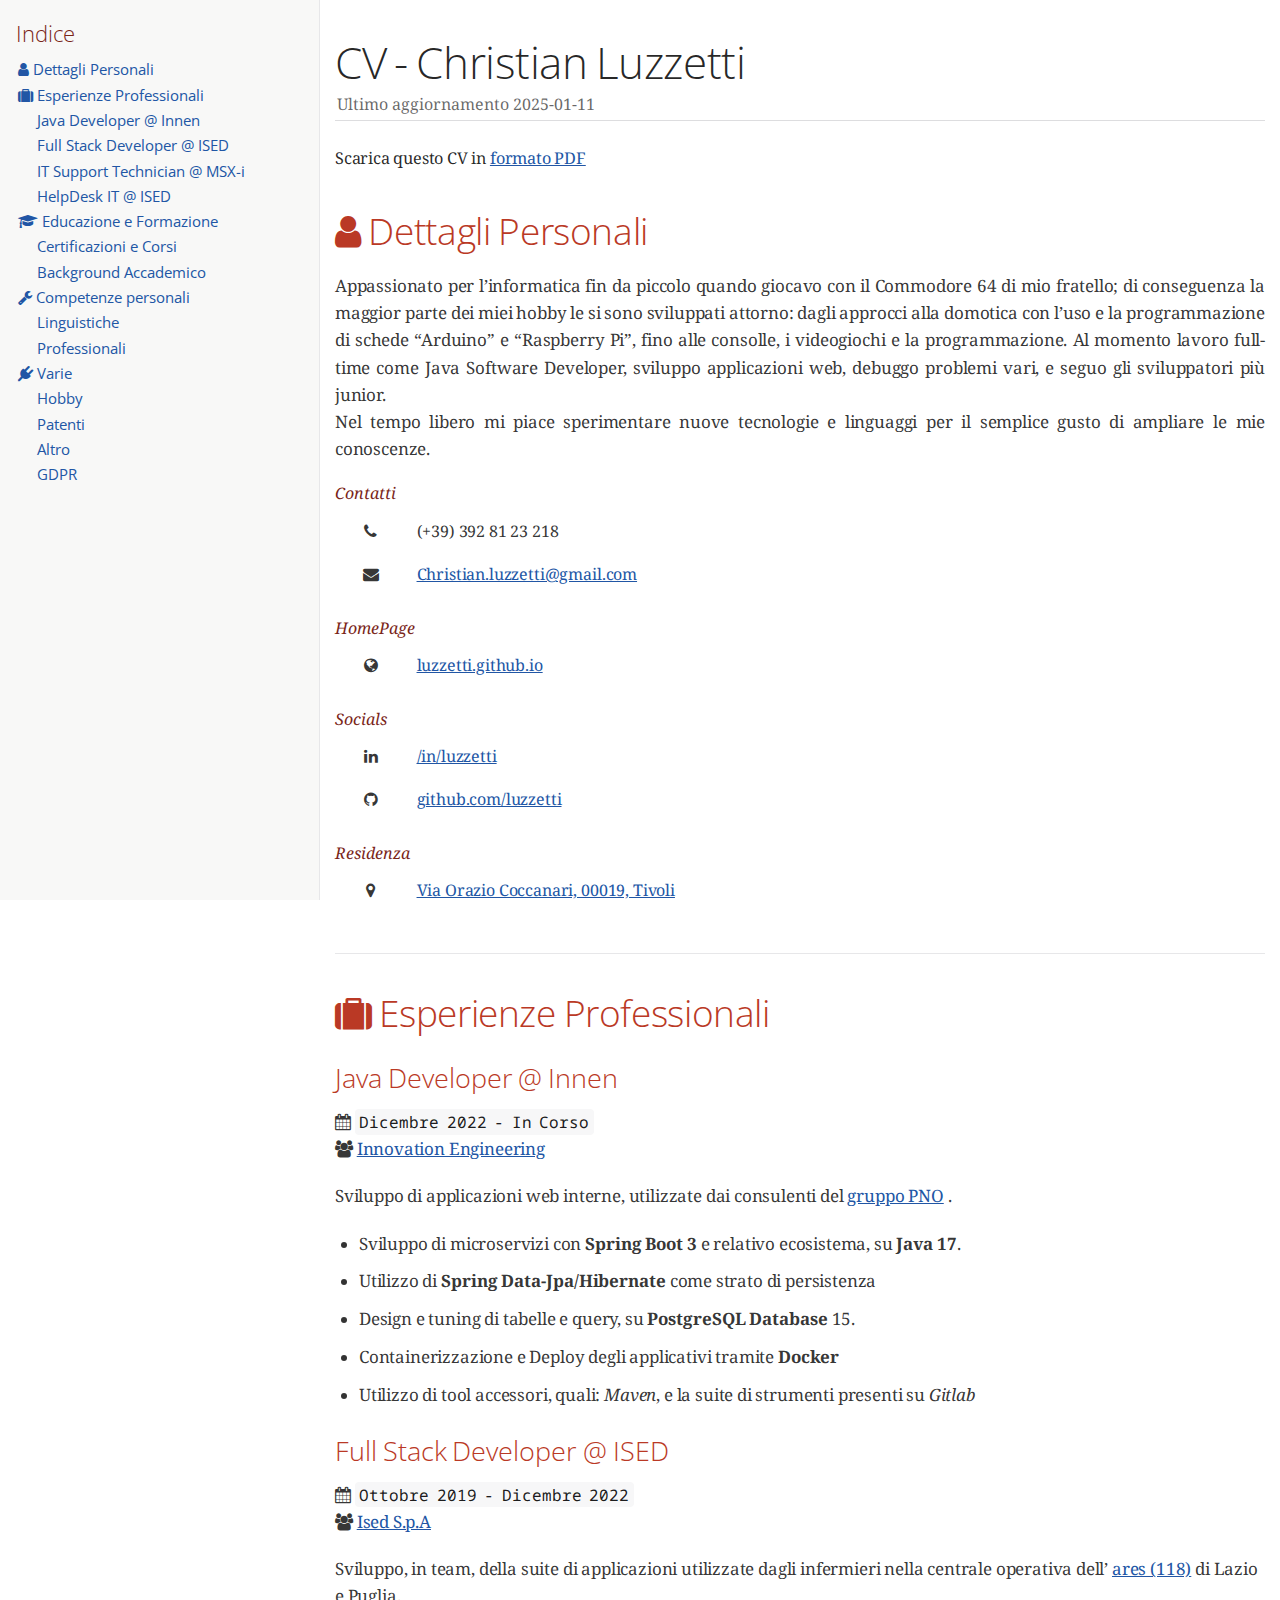
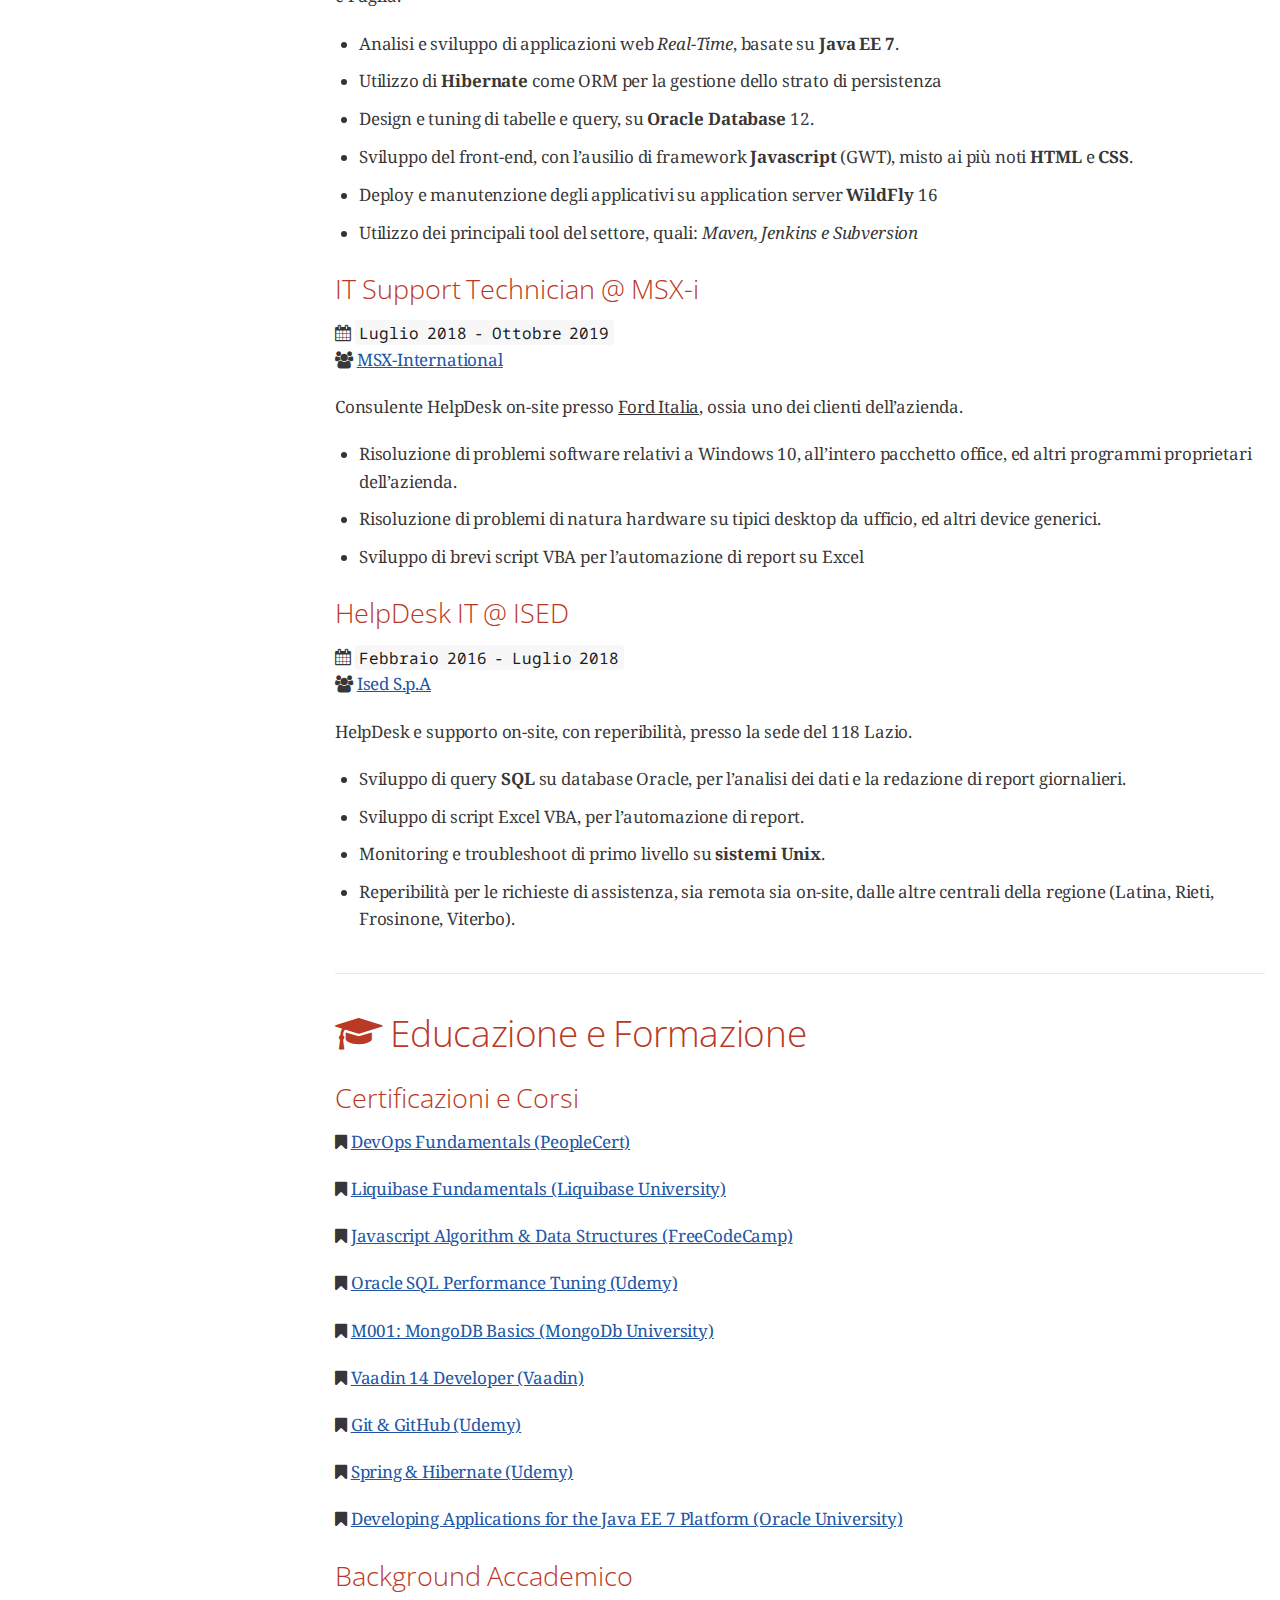
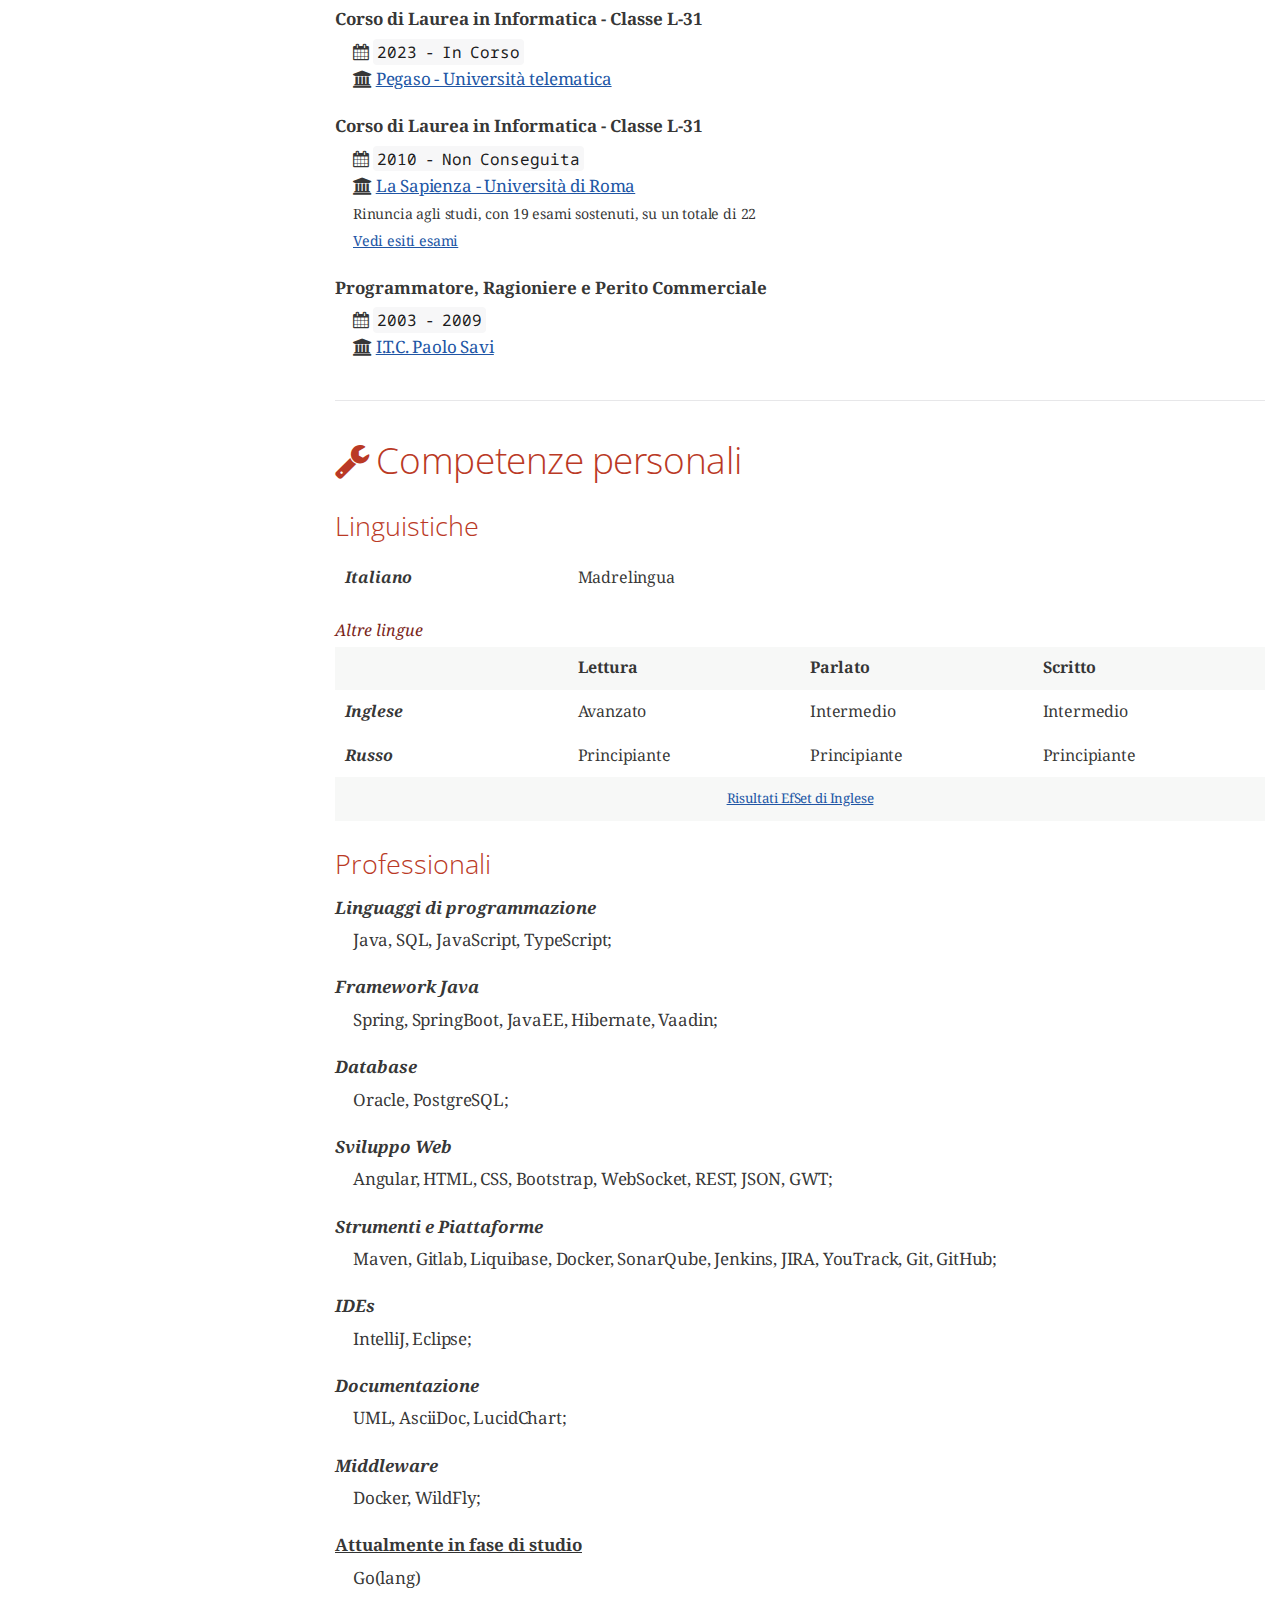
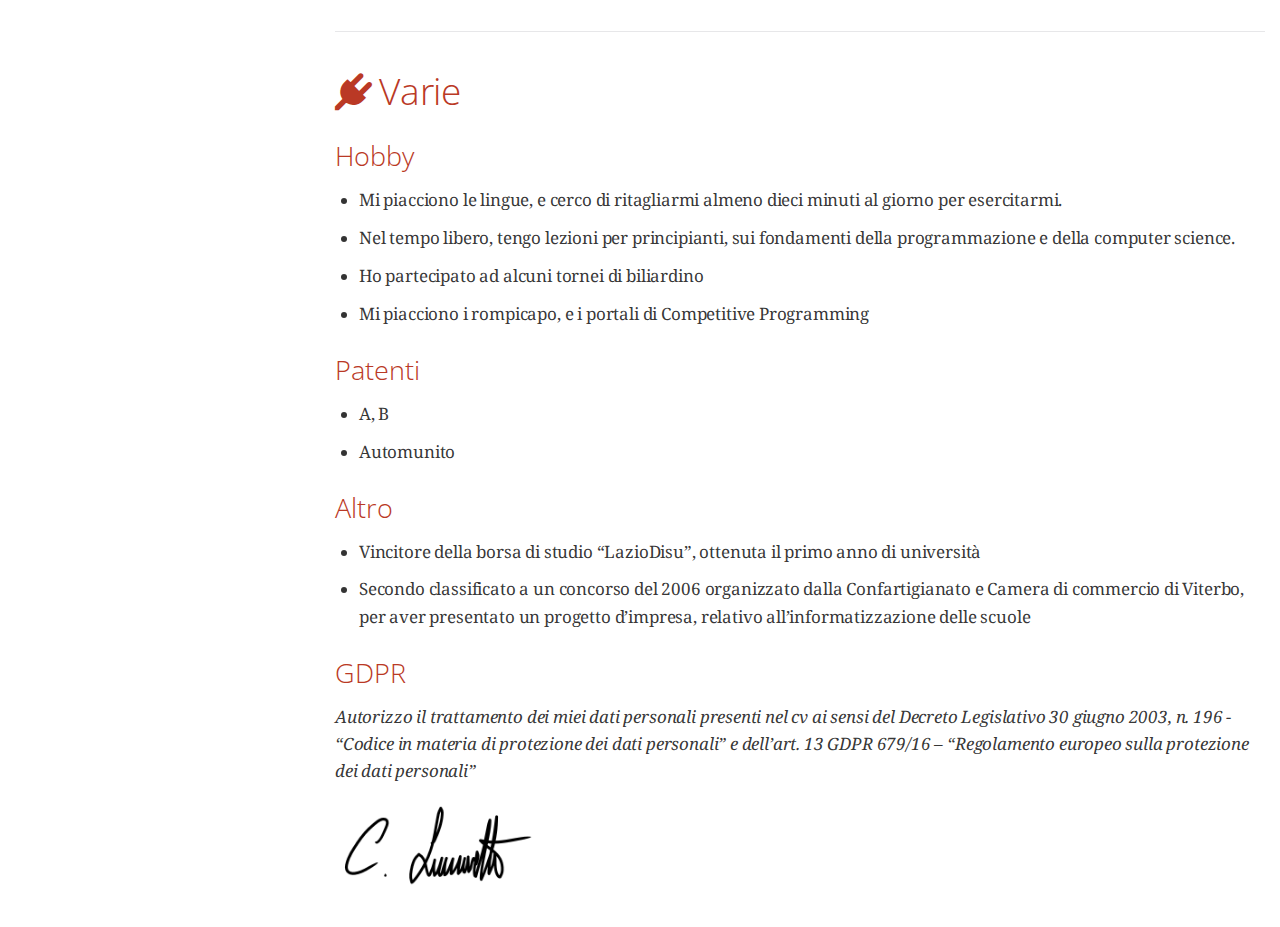
<file: site/it/index.html>
<!DOCTYPE html>
<html lang="en">
<head>
<meta charset="UTF-8">
<meta http-equiv="X-UA-Compatible" content="IE=edge">
<meta name="viewport" content="width=device-width, initial-scale=1.0">
<meta name="generator" content="Asciidoctor 2.0.20">
<meta name="author" content="Ultimo aggiornamento 2025-01-11">
<title>CV - Christian Luzzetti</title>
<link rel="stylesheet" href="https://fonts.googleapis.com/css?family=Open+Sans:300,300italic,400,400italic,600,600italic%7CNoto+Serif:400,400italic,700,700italic%7CDroid+Sans+Mono:400,700">
<style>
/*! Asciidoctor default stylesheet | MIT License | https://asciidoctor.org */
/* Uncomment the following line when using as a custom stylesheet */
/* @import "https://fonts.googleapis.com/css?family=Open+Sans:300,300italic,400,400italic,600,600italic%7CNoto+Serif:400,400italic,700,700italic%7CDroid+Sans+Mono:400,700"; */
html{font-family:sans-serif;-webkit-text-size-adjust:100%}
a{background:none}
a:focus{outline:thin dotted}
a:active,a:hover{outline:0}
h1{font-size:2em;margin:.67em 0}
b,strong{font-weight:bold}
abbr{font-size:.9em}
abbr[title]{cursor:help;border-bottom:1px dotted #dddddf;text-decoration:none}
dfn{font-style:italic}
hr{height:0}
mark{background:#ff0;color:#000}
code,kbd,pre,samp{font-family:monospace;font-size:1em}
pre{white-space:pre-wrap}
q{quotes:"\201C" "\201D" "\2018" "\2019"}
small{font-size:80%}
sub,sup{font-size:75%;line-height:0;position:relative;vertical-align:baseline}
sup{top:-.5em}
sub{bottom:-.25em}
img{border:0}
svg:not(:root){overflow:hidden}
figure{margin:0}
audio,video{display:inline-block}
audio:not([controls]){display:none;height:0}
fieldset{border:1px solid silver;margin:0 2px;padding:.35em .625em .75em}
legend{border:0;padding:0}
button,input,select,textarea{font-family:inherit;font-size:100%;margin:0}
button,input{line-height:normal}
button,select{text-transform:none}
button,html input[type=button],input[type=reset],input[type=submit]{-webkit-appearance:button;cursor:pointer}
button[disabled],html input[disabled]{cursor:default}
input[type=checkbox],input[type=radio]{padding:0}
button::-moz-focus-inner,input::-moz-focus-inner{border:0;padding:0}
textarea{overflow:auto;vertical-align:top}
table{border-collapse:collapse;border-spacing:0}
*,::before,::after{box-sizing:border-box}
html,body{font-size:100%}
body{background:#fff;color:rgba(0,0,0,.8);padding:0;margin:0;font-family:"Noto Serif","DejaVu Serif",serif;line-height:1;position:relative;cursor:auto;-moz-tab-size:4;-o-tab-size:4;tab-size:4;word-wrap:anywhere;-moz-osx-font-smoothing:grayscale;-webkit-font-smoothing:antialiased}
a:hover{cursor:pointer}
img,object,embed{max-width:100%;height:auto}
object,embed{height:100%}
img{-ms-interpolation-mode:bicubic}
.left{float:left!important}
.right{float:right!important}
.text-left{text-align:left!important}
.text-right{text-align:right!important}
.text-center{text-align:center!important}
.text-justify{text-align:justify!important}
.hide{display:none}
img,object,svg{display:inline-block;vertical-align:middle}
textarea{height:auto;min-height:50px}
select{width:100%}
.subheader,.admonitionblock td.content>.title,.audioblock>.title,.exampleblock>.title,.imageblock>.title,.listingblock>.title,.literalblock>.title,.stemblock>.title,.openblock>.title,.paragraph>.title,.quoteblock>.title,table.tableblock>.title,.verseblock>.title,.videoblock>.title,.dlist>.title,.olist>.title,.ulist>.title,.qlist>.title,.hdlist>.title{line-height:1.45;color:#7a2518;font-weight:400;margin-top:0;margin-bottom:.25em}
div,dl,dt,dd,ul,ol,li,h1,h2,h3,#toctitle,.sidebarblock>.content>.title,h4,h5,h6,pre,form,p,blockquote,th,td{margin:0;padding:0}
a{color:#2156a5;text-decoration:underline;line-height:inherit}
a:hover,a:focus{color:#1d4b8f}
a img{border:0}
p{line-height:1.6;margin-bottom:1.25em;text-rendering:optimizeLegibility}
p aside{font-size:.875em;line-height:1.35;font-style:italic}
h1,h2,h3,#toctitle,.sidebarblock>.content>.title,h4,h5,h6{font-family:"Open Sans","DejaVu Sans",sans-serif;font-weight:300;font-style:normal;color:#ba3925;text-rendering:optimizeLegibility;margin-top:1em;margin-bottom:.5em;line-height:1.0125em}
h1 small,h2 small,h3 small,#toctitle small,.sidebarblock>.content>.title small,h4 small,h5 small,h6 small{font-size:60%;color:#e99b8f;line-height:0}
h1{font-size:2.125em}
h2{font-size:1.6875em}
h3,#toctitle,.sidebarblock>.content>.title{font-size:1.375em}
h4,h5{font-size:1.125em}
h6{font-size:1em}
hr{border:solid #dddddf;border-width:1px 0 0;clear:both;margin:1.25em 0 1.1875em}
em,i{font-style:italic;line-height:inherit}
strong,b{font-weight:bold;line-height:inherit}
small{font-size:60%;line-height:inherit}
code{font-family:"Droid Sans Mono","DejaVu Sans Mono",monospace;font-weight:400;color:rgba(0,0,0,.9)}
ul,ol,dl{line-height:1.6;margin-bottom:1.25em;list-style-position:outside;font-family:inherit}
ul,ol{margin-left:1.5em}
ul li ul,ul li ol{margin-left:1.25em;margin-bottom:0}
ul.circle{list-style-type:circle}
ul.disc{list-style-type:disc}
ul.square{list-style-type:square}
ul.circle ul:not([class]),ul.disc ul:not([class]),ul.square ul:not([class]){list-style:inherit}
ol li ul,ol li ol{margin-left:1.25em;margin-bottom:0}
dl dt{margin-bottom:.3125em;font-weight:bold}
dl dd{margin-bottom:1.25em}
blockquote{margin:0 0 1.25em;padding:.5625em 1.25em 0 1.1875em;border-left:1px solid #ddd}
blockquote,blockquote p{line-height:1.6;color:rgba(0,0,0,.85)}
@media screen and (min-width:768px){h1,h2,h3,#toctitle,.sidebarblock>.content>.title,h4,h5,h6{line-height:1.2}
h1{font-size:2.75em}
h2{font-size:2.3125em}
h3,#toctitle,.sidebarblock>.content>.title{font-size:1.6875em}
h4{font-size:1.4375em}}
table{background:#fff;margin-bottom:1.25em;border:1px solid #dedede;word-wrap:normal}
table thead,table tfoot{background:#f7f8f7}
table thead tr th,table thead tr td,table tfoot tr th,table tfoot tr td{padding:.5em .625em .625em;font-size:inherit;color:rgba(0,0,0,.8);text-align:left}
table tr th,table tr td{padding:.5625em .625em;font-size:inherit;color:rgba(0,0,0,.8)}
table tr.even,table tr.alt{background:#f8f8f7}
table thead tr th,table tfoot tr th,table tbody tr td,table tr td,table tfoot tr td{line-height:1.6}
h1,h2,h3,#toctitle,.sidebarblock>.content>.title,h4,h5,h6{line-height:1.2;word-spacing:-.05em}
h1 strong,h2 strong,h3 strong,#toctitle strong,.sidebarblock>.content>.title strong,h4 strong,h5 strong,h6 strong{font-weight:400}
.center{margin-left:auto;margin-right:auto}
.stretch{width:100%}
.clearfix::before,.clearfix::after,.float-group::before,.float-group::after{content:" ";display:table}
.clearfix::after,.float-group::after{clear:both}
:not(pre).nobreak{word-wrap:normal}
:not(pre).nowrap{white-space:nowrap}
:not(pre).pre-wrap{white-space:pre-wrap}
:not(pre):not([class^=L])>code{font-size:.9375em;font-style:normal!important;letter-spacing:0;padding:.1em .5ex;word-spacing:-.15em;background:#f7f7f8;border-radius:4px;line-height:1.45;text-rendering:optimizeSpeed}
pre{color:rgba(0,0,0,.9);font-family:"Droid Sans Mono","DejaVu Sans Mono",monospace;line-height:1.45;text-rendering:optimizeSpeed}
pre code,pre pre{color:inherit;font-size:inherit;line-height:inherit}
pre>code{display:block}
pre.nowrap,pre.nowrap pre{white-space:pre;word-wrap:normal}
em em{font-style:normal}
strong strong{font-weight:400}
.keyseq{color:rgba(51,51,51,.8)}
kbd{font-family:"Droid Sans Mono","DejaVu Sans Mono",monospace;display:inline-block;color:rgba(0,0,0,.8);font-size:.65em;line-height:1.45;background:#f7f7f7;border:1px solid #ccc;border-radius:3px;box-shadow:0 1px 0 rgba(0,0,0,.2),inset 0 0 0 .1em #fff;margin:0 .15em;padding:.2em .5em;vertical-align:middle;position:relative;top:-.1em;white-space:nowrap}
.keyseq kbd:first-child{margin-left:0}
.keyseq kbd:last-child{margin-right:0}
.menuseq,.menuref{color:#000}
.menuseq b:not(.caret),.menuref{font-weight:inherit}
.menuseq{word-spacing:-.02em}
.menuseq b.caret{font-size:1.25em;line-height:.8}
.menuseq i.caret{font-weight:bold;text-align:center;width:.45em}
b.button::before,b.button::after{position:relative;top:-1px;font-weight:400}
b.button::before{content:"[";padding:0 3px 0 2px}
b.button::after{content:"]";padding:0 2px 0 3px}
p a>code:hover{color:rgba(0,0,0,.9)}
#header,#content,#footnotes,#footer{width:100%;margin:0 auto;max-width:62.5em;*zoom:1;position:relative;padding-left:.9375em;padding-right:.9375em}
#header::before,#header::after,#content::before,#content::after,#footnotes::before,#footnotes::after,#footer::before,#footer::after{content:" ";display:table}
#header::after,#content::after,#footnotes::after,#footer::after{clear:both}
#content{margin-top:1.25em}
#content::before{content:none}
#header>h1:first-child{color:rgba(0,0,0,.85);margin-top:2.25rem;margin-bottom:0}
#header>h1:first-child+#toc{margin-top:8px;border-top:1px solid #dddddf}
#header>h1:only-child,body.toc2 #header>h1:nth-last-child(2){border-bottom:1px solid #dddddf;padding-bottom:8px}
#header .details{border-bottom:1px solid #dddddf;line-height:1.45;padding-top:.25em;padding-bottom:.25em;padding-left:.25em;color:rgba(0,0,0,.6);display:flex;flex-flow:row wrap}
#header .details span:first-child{margin-left:-.125em}
#header .details span.email a{color:rgba(0,0,0,.85)}
#header .details br{display:none}
#header .details br+span::before{content:"\00a0\2013\00a0"}
#header .details br+span.author::before{content:"\00a0\22c5\00a0";color:rgba(0,0,0,.85)}
#header .details br+span#revremark::before{content:"\00a0|\00a0"}
#header #revnumber{text-transform:capitalize}
#header #revnumber::after{content:"\00a0"}
#content>h1:first-child:not([class]){color:rgba(0,0,0,.85);border-bottom:1px solid #dddddf;padding-bottom:8px;margin-top:0;padding-top:1rem;margin-bottom:1.25rem}
#toc{border-bottom:1px solid #e7e7e9;padding-bottom:.5em}
#toc>ul{margin-left:.125em}
#toc ul.sectlevel0>li>a{font-style:italic}
#toc ul.sectlevel0 ul.sectlevel1{margin:.5em 0}
#toc ul{font-family:"Open Sans","DejaVu Sans",sans-serif;list-style-type:none}
#toc li{line-height:1.3334;margin-top:.3334em}
#toc a{text-decoration:none}
#toc a:active{text-decoration:underline}
#toctitle{color:#7a2518;font-size:1.2em}
@media screen and (min-width:768px){#toctitle{font-size:1.375em}
body.toc2{padding-left:15em;padding-right:0}
#toc.toc2{margin-top:0!important;background:#f8f8f7;position:fixed;width:15em;left:0;top:0;border-right:1px solid #e7e7e9;border-top-width:0!important;border-bottom-width:0!important;z-index:1000;padding:1.25em 1em;height:100%;overflow:auto}
#toc.toc2 #toctitle{margin-top:0;margin-bottom:.8rem;font-size:1.2em}
#toc.toc2>ul{font-size:.9em;margin-bottom:0}
#toc.toc2 ul ul{margin-left:0;padding-left:1em}
#toc.toc2 ul.sectlevel0 ul.sectlevel1{padding-left:0;margin-top:.5em;margin-bottom:.5em}
body.toc2.toc-right{padding-left:0;padding-right:15em}
body.toc2.toc-right #toc.toc2{border-right-width:0;border-left:1px solid #e7e7e9;left:auto;right:0}}
@media screen and (min-width:1280px){body.toc2{padding-left:20em;padding-right:0}
#toc.toc2{width:20em}
#toc.toc2 #toctitle{font-size:1.375em}
#toc.toc2>ul{font-size:.95em}
#toc.toc2 ul ul{padding-left:1.25em}
body.toc2.toc-right{padding-left:0;padding-right:20em}}
#content #toc{border:1px solid #e0e0dc;margin-bottom:1.25em;padding:1.25em;background:#f8f8f7;border-radius:4px}
#content #toc>:first-child{margin-top:0}
#content #toc>:last-child{margin-bottom:0}
#footer{max-width:none;background:rgba(0,0,0,.8);padding:1.25em}
#footer-text{color:hsla(0,0%,100%,.8);line-height:1.44}
#content{margin-bottom:.625em}
.sect1{padding-bottom:.625em}
@media screen and (min-width:768px){#content{margin-bottom:1.25em}
.sect1{padding-bottom:1.25em}}
.sect1:last-child{padding-bottom:0}
.sect1+.sect1{border-top:1px solid #e7e7e9}
#content h1>a.anchor,h2>a.anchor,h3>a.anchor,#toctitle>a.anchor,.sidebarblock>.content>.title>a.anchor,h4>a.anchor,h5>a.anchor,h6>a.anchor{position:absolute;z-index:1001;width:1.5ex;margin-left:-1.5ex;display:block;text-decoration:none!important;visibility:hidden;text-align:center;font-weight:400}
#content h1>a.anchor::before,h2>a.anchor::before,h3>a.anchor::before,#toctitle>a.anchor::before,.sidebarblock>.content>.title>a.anchor::before,h4>a.anchor::before,h5>a.anchor::before,h6>a.anchor::before{content:"\00A7";font-size:.85em;display:block;padding-top:.1em}
#content h1:hover>a.anchor,#content h1>a.anchor:hover,h2:hover>a.anchor,h2>a.anchor:hover,h3:hover>a.anchor,#toctitle:hover>a.anchor,.sidebarblock>.content>.title:hover>a.anchor,h3>a.anchor:hover,#toctitle>a.anchor:hover,.sidebarblock>.content>.title>a.anchor:hover,h4:hover>a.anchor,h4>a.anchor:hover,h5:hover>a.anchor,h5>a.anchor:hover,h6:hover>a.anchor,h6>a.anchor:hover{visibility:visible}
#content h1>a.link,h2>a.link,h3>a.link,#toctitle>a.link,.sidebarblock>.content>.title>a.link,h4>a.link,h5>a.link,h6>a.link{color:#ba3925;text-decoration:none}
#content h1>a.link:hover,h2>a.link:hover,h3>a.link:hover,#toctitle>a.link:hover,.sidebarblock>.content>.title>a.link:hover,h4>a.link:hover,h5>a.link:hover,h6>a.link:hover{color:#a53221}
details,.audioblock,.imageblock,.literalblock,.listingblock,.stemblock,.videoblock{margin-bottom:1.25em}
details{margin-left:1.25rem}
details>summary{cursor:pointer;display:block;position:relative;line-height:1.6;margin-bottom:.625rem;outline:none;-webkit-tap-highlight-color:transparent}
details>summary::-webkit-details-marker{display:none}
details>summary::before{content:"";border:solid transparent;border-left:solid;border-width:.3em 0 .3em .5em;position:absolute;top:.5em;left:-1.25rem;transform:translateX(15%)}
details[open]>summary::before{border:solid transparent;border-top:solid;border-width:.5em .3em 0;transform:translateY(15%)}
details>summary::after{content:"";width:1.25rem;height:1em;position:absolute;top:.3em;left:-1.25rem}
.admonitionblock td.content>.title,.audioblock>.title,.exampleblock>.title,.imageblock>.title,.listingblock>.title,.literalblock>.title,.stemblock>.title,.openblock>.title,.paragraph>.title,.quoteblock>.title,table.tableblock>.title,.verseblock>.title,.videoblock>.title,.dlist>.title,.olist>.title,.ulist>.title,.qlist>.title,.hdlist>.title{text-rendering:optimizeLegibility;text-align:left;font-family:"Noto Serif","DejaVu Serif",serif;font-size:1rem;font-style:italic}
table.tableblock.fit-content>caption.title{white-space:nowrap;width:0}
.paragraph.lead>p,#preamble>.sectionbody>[class=paragraph]:first-of-type p{font-size:1.21875em;line-height:1.6;color:rgba(0,0,0,.85)}
.admonitionblock>table{border-collapse:separate;border:0;background:none;width:100%}
.admonitionblock>table td.icon{text-align:center;width:80px}
.admonitionblock>table td.icon img{max-width:none}
.admonitionblock>table td.icon .title{font-weight:bold;font-family:"Open Sans","DejaVu Sans",sans-serif;text-transform:uppercase}
.admonitionblock>table td.content{padding-left:1.125em;padding-right:1.25em;border-left:1px solid #dddddf;color:rgba(0,0,0,.6);word-wrap:anywhere}
.admonitionblock>table td.content>:last-child>:last-child{margin-bottom:0}
.exampleblock>.content{border:1px solid #e6e6e6;margin-bottom:1.25em;padding:1.25em;background:#fff;border-radius:4px}
.sidebarblock{border:1px solid #dbdbd6;margin-bottom:1.25em;padding:1.25em;background:#f3f3f2;border-radius:4px}
.sidebarblock>.content>.title{color:#7a2518;margin-top:0;text-align:center}
.exampleblock>.content>:first-child,.sidebarblock>.content>:first-child{margin-top:0}
.exampleblock>.content>:last-child,.exampleblock>.content>:last-child>:last-child,.exampleblock>.content .olist>ol>li:last-child>:last-child,.exampleblock>.content .ulist>ul>li:last-child>:last-child,.exampleblock>.content .qlist>ol>li:last-child>:last-child,.sidebarblock>.content>:last-child,.sidebarblock>.content>:last-child>:last-child,.sidebarblock>.content .olist>ol>li:last-child>:last-child,.sidebarblock>.content .ulist>ul>li:last-child>:last-child,.sidebarblock>.content .qlist>ol>li:last-child>:last-child{margin-bottom:0}
.literalblock pre,.listingblock>.content>pre{border-radius:4px;overflow-x:auto;padding:1em;font-size:.8125em}
@media screen and (min-width:768px){.literalblock pre,.listingblock>.content>pre{font-size:.90625em}}
@media screen and (min-width:1280px){.literalblock pre,.listingblock>.content>pre{font-size:1em}}
.literalblock pre,.listingblock>.content>pre:not(.highlight),.listingblock>.content>pre[class=highlight],.listingblock>.content>pre[class^="highlight "]{background:#f7f7f8}
.literalblock.output pre{color:#f7f7f8;background:rgba(0,0,0,.9)}
.listingblock>.content{position:relative}
.listingblock code[data-lang]::before{display:none;content:attr(data-lang);position:absolute;font-size:.75em;top:.425rem;right:.5rem;line-height:1;text-transform:uppercase;color:inherit;opacity:.5}
.listingblock:hover code[data-lang]::before{display:block}
.listingblock.terminal pre .command::before{content:attr(data-prompt);padding-right:.5em;color:inherit;opacity:.5}
.listingblock.terminal pre .command:not([data-prompt])::before{content:"$"}
.listingblock pre.highlightjs{padding:0}
.listingblock pre.highlightjs>code{padding:1em;border-radius:4px}
.listingblock pre.prettyprint{border-width:0}
.prettyprint{background:#f7f7f8}
pre.prettyprint .linenums{line-height:1.45;margin-left:2em}
pre.prettyprint li{background:none;list-style-type:inherit;padding-left:0}
pre.prettyprint li code[data-lang]::before{opacity:1}
pre.prettyprint li:not(:first-child) code[data-lang]::before{display:none}
table.linenotable{border-collapse:separate;border:0;margin-bottom:0;background:none}
table.linenotable td[class]{color:inherit;vertical-align:top;padding:0;line-height:inherit;white-space:normal}
table.linenotable td.code{padding-left:.75em}
table.linenotable td.linenos,pre.pygments .linenos{border-right:1px solid;opacity:.35;padding-right:.5em;-webkit-user-select:none;-moz-user-select:none;-ms-user-select:none;user-select:none}
pre.pygments span.linenos{display:inline-block;margin-right:.75em}
.quoteblock{margin:0 1em 1.25em 1.5em;display:table}
.quoteblock:not(.excerpt)>.title{margin-left:-1.5em;margin-bottom:.75em}
.quoteblock blockquote,.quoteblock p{color:rgba(0,0,0,.85);font-size:1.15rem;line-height:1.75;word-spacing:.1em;letter-spacing:0;font-style:italic;text-align:justify}
.quoteblock blockquote{margin:0;padding:0;border:0}
.quoteblock blockquote::before{content:"\201c";float:left;font-size:2.75em;font-weight:bold;line-height:.6em;margin-left:-.6em;color:#7a2518;text-shadow:0 1px 2px rgba(0,0,0,.1)}
.quoteblock blockquote>.paragraph:last-child p{margin-bottom:0}
.quoteblock .attribution{margin-top:.75em;margin-right:.5ex;text-align:right}
.verseblock{margin:0 1em 1.25em}
.verseblock pre{font-family:"Open Sans","DejaVu Sans",sans-serif;font-size:1.15rem;color:rgba(0,0,0,.85);font-weight:300;text-rendering:optimizeLegibility}
.verseblock pre strong{font-weight:400}
.verseblock .attribution{margin-top:1.25rem;margin-left:.5ex}
.quoteblock .attribution,.verseblock .attribution{font-size:.9375em;line-height:1.45;font-style:italic}
.quoteblock .attribution br,.verseblock .attribution br{display:none}
.quoteblock .attribution cite,.verseblock .attribution cite{display:block;letter-spacing:-.025em;color:rgba(0,0,0,.6)}
.quoteblock.abstract blockquote::before,.quoteblock.excerpt blockquote::before,.quoteblock .quoteblock blockquote::before{display:none}
.quoteblock.abstract blockquote,.quoteblock.abstract p,.quoteblock.excerpt blockquote,.quoteblock.excerpt p,.quoteblock .quoteblock blockquote,.quoteblock .quoteblock p{line-height:1.6;word-spacing:0}
.quoteblock.abstract{margin:0 1em 1.25em;display:block}
.quoteblock.abstract>.title{margin:0 0 .375em;font-size:1.15em;text-align:center}
.quoteblock.excerpt>blockquote,.quoteblock .quoteblock{padding:0 0 .25em 1em;border-left:.25em solid #dddddf}
.quoteblock.excerpt,.quoteblock .quoteblock{margin-left:0}
.quoteblock.excerpt blockquote,.quoteblock.excerpt p,.quoteblock .quoteblock blockquote,.quoteblock .quoteblock p{color:inherit;font-size:1.0625rem}
.quoteblock.excerpt .attribution,.quoteblock .quoteblock .attribution{color:inherit;font-size:.85rem;text-align:left;margin-right:0}
p.tableblock:last-child{margin-bottom:0}
td.tableblock>.content{margin-bottom:1.25em;word-wrap:anywhere}
td.tableblock>.content>:last-child{margin-bottom:-1.25em}
table.tableblock,th.tableblock,td.tableblock{border:0 solid #dedede}
table.grid-all>*>tr>*{border-width:1px}
table.grid-cols>*>tr>*{border-width:0 1px}
table.grid-rows>*>tr>*{border-width:1px 0}
table.frame-all{border-width:1px}
table.frame-ends{border-width:1px 0}
table.frame-sides{border-width:0 1px}
table.frame-none>colgroup+*>:first-child>*,table.frame-sides>colgroup+*>:first-child>*{border-top-width:0}
table.frame-none>:last-child>:last-child>*,table.frame-sides>:last-child>:last-child>*{border-bottom-width:0}
table.frame-none>*>tr>:first-child,table.frame-ends>*>tr>:first-child{border-left-width:0}
table.frame-none>*>tr>:last-child,table.frame-ends>*>tr>:last-child{border-right-width:0}
table.stripes-all>*>tr,table.stripes-odd>*>tr:nth-of-type(odd),table.stripes-even>*>tr:nth-of-type(even),table.stripes-hover>*>tr:hover{background:#f8f8f7}
th.halign-left,td.halign-left{text-align:left}
th.halign-right,td.halign-right{text-align:right}
th.halign-center,td.halign-center{text-align:center}
th.valign-top,td.valign-top{vertical-align:top}
th.valign-bottom,td.valign-bottom{vertical-align:bottom}
th.valign-middle,td.valign-middle{vertical-align:middle}
table thead th,table tfoot th{font-weight:bold}
tbody tr th{background:#f7f8f7}
tbody tr th,tbody tr th p,tfoot tr th,tfoot tr th p{color:rgba(0,0,0,.8);font-weight:bold}
p.tableblock>code:only-child{background:none;padding:0}
p.tableblock{font-size:1em}
ol{margin-left:1.75em}
ul li ol{margin-left:1.5em}
dl dd{margin-left:1.125em}
dl dd:last-child,dl dd:last-child>:last-child{margin-bottom:0}
li p,ul dd,ol dd,.olist .olist,.ulist .ulist,.ulist .olist,.olist .ulist{margin-bottom:.625em}
ul.checklist,ul.none,ol.none,ul.no-bullet,ol.no-bullet,ol.unnumbered,ul.unstyled,ol.unstyled{list-style-type:none}
ul.no-bullet,ol.no-bullet,ol.unnumbered{margin-left:.625em}
ul.unstyled,ol.unstyled{margin-left:0}
li>p:empty:only-child::before{content:"";display:inline-block}
ul.checklist>li>p:first-child{margin-left:-1em}
ul.checklist>li>p:first-child>.fa-square-o:first-child,ul.checklist>li>p:first-child>.fa-check-square-o:first-child{width:1.25em;font-size:.8em;position:relative;bottom:.125em}
ul.checklist>li>p:first-child>input[type=checkbox]:first-child{margin-right:.25em}
ul.inline{display:flex;flex-flow:row wrap;list-style:none;margin:0 0 .625em -1.25em}
ul.inline>li{margin-left:1.25em}
.unstyled dl dt{font-weight:400;font-style:normal}
ol.arabic{list-style-type:decimal}
ol.decimal{list-style-type:decimal-leading-zero}
ol.loweralpha{list-style-type:lower-alpha}
ol.upperalpha{list-style-type:upper-alpha}
ol.lowerroman{list-style-type:lower-roman}
ol.upperroman{list-style-type:upper-roman}
ol.lowergreek{list-style-type:lower-greek}
.hdlist>table,.colist>table{border:0;background:none}
.hdlist>table>tbody>tr,.colist>table>tbody>tr{background:none}
td.hdlist1,td.hdlist2{vertical-align:top;padding:0 .625em}
td.hdlist1{font-weight:bold;padding-bottom:1.25em}
td.hdlist2{word-wrap:anywhere}
.literalblock+.colist,.listingblock+.colist{margin-top:-.5em}
.colist td:not([class]):first-child{padding:.4em .75em 0;line-height:1;vertical-align:top}
.colist td:not([class]):first-child img{max-width:none}
.colist td:not([class]):last-child{padding:.25em 0}
.thumb,.th{line-height:0;display:inline-block;border:4px solid #fff;box-shadow:0 0 0 1px #ddd}
.imageblock.left{margin:.25em .625em 1.25em 0}
.imageblock.right{margin:.25em 0 1.25em .625em}
.imageblock>.title{margin-bottom:0}
.imageblock.thumb,.imageblock.th{border-width:6px}
.imageblock.thumb>.title,.imageblock.th>.title{padding:0 .125em}
.image.left,.image.right{margin-top:.25em;margin-bottom:.25em;display:inline-block;line-height:0}
.image.left{margin-right:.625em}
.image.right{margin-left:.625em}
a.image{text-decoration:none;display:inline-block}
a.image object{pointer-events:none}
sup.footnote,sup.footnoteref{font-size:.875em;position:static;vertical-align:super}
sup.footnote a,sup.footnoteref a{text-decoration:none}
sup.footnote a:active,sup.footnoteref a:active{text-decoration:underline}
#footnotes{padding-top:.75em;padding-bottom:.75em;margin-bottom:.625em}
#footnotes hr{width:20%;min-width:6.25em;margin:-.25em 0 .75em;border-width:1px 0 0}
#footnotes .footnote{padding:0 .375em 0 .225em;line-height:1.3334;font-size:.875em;margin-left:1.2em;margin-bottom:.2em}
#footnotes .footnote a:first-of-type{font-weight:bold;text-decoration:none;margin-left:-1.05em}
#footnotes .footnote:last-of-type{margin-bottom:0}
#content #footnotes{margin-top:-.625em;margin-bottom:0;padding:.75em 0}
div.unbreakable{page-break-inside:avoid}
.big{font-size:larger}
.small{font-size:smaller}
.underline{text-decoration:underline}
.overline{text-decoration:overline}
.line-through{text-decoration:line-through}
.aqua{color:#00bfbf}
.aqua-background{background:#00fafa}
.black{color:#000}
.black-background{background:#000}
.blue{color:#0000bf}
.blue-background{background:#0000fa}
.fuchsia{color:#bf00bf}
.fuchsia-background{background:#fa00fa}
.gray{color:#606060}
.gray-background{background:#7d7d7d}
.green{color:#006000}
.green-background{background:#007d00}
.lime{color:#00bf00}
.lime-background{background:#00fa00}
.maroon{color:#600000}
.maroon-background{background:#7d0000}
.navy{color:#000060}
.navy-background{background:#00007d}
.olive{color:#606000}
.olive-background{background:#7d7d00}
.purple{color:#600060}
.purple-background{background:#7d007d}
.red{color:#bf0000}
.red-background{background:#fa0000}
.silver{color:#909090}
.silver-background{background:#bcbcbc}
.teal{color:#006060}
.teal-background{background:#007d7d}
.white{color:#bfbfbf}
.white-background{background:#fafafa}
.yellow{color:#bfbf00}
.yellow-background{background:#fafa00}
span.icon>.fa{cursor:default}
a span.icon>.fa{cursor:inherit}
.admonitionblock td.icon [class^="fa icon-"]{font-size:2.5em;text-shadow:1px 1px 2px rgba(0,0,0,.5);cursor:default}
.admonitionblock td.icon .icon-note::before{content:"\f05a";color:#19407c}
.admonitionblock td.icon .icon-tip::before{content:"\f0eb";text-shadow:1px 1px 2px rgba(155,155,0,.8);color:#111}
.admonitionblock td.icon .icon-warning::before{content:"\f071";color:#bf6900}
.admonitionblock td.icon .icon-caution::before{content:"\f06d";color:#bf3400}
.admonitionblock td.icon .icon-important::before{content:"\f06a";color:#bf0000}
.conum[data-value]{display:inline-block;color:#fff!important;background:rgba(0,0,0,.8);border-radius:50%;text-align:center;font-size:.75em;width:1.67em;height:1.67em;line-height:1.67em;font-family:"Open Sans","DejaVu Sans",sans-serif;font-style:normal;font-weight:bold}
.conum[data-value] *{color:#fff!important}
.conum[data-value]+b{display:none}
.conum[data-value]::after{content:attr(data-value)}
pre .conum[data-value]{position:relative;top:-.125em}
b.conum *{color:inherit!important}
.conum:not([data-value]):empty{display:none}
dt,th.tableblock,td.content,div.footnote{text-rendering:optimizeLegibility}
h1,h2,p,td.content,span.alt,summary{letter-spacing:-.01em}
p strong,td.content strong,div.footnote strong{letter-spacing:-.005em}
p,blockquote,dt,td.content,td.hdlist1,span.alt,summary{font-size:1.0625rem}
p{margin-bottom:1.25rem}
.sidebarblock p,.sidebarblock dt,.sidebarblock td.content,p.tableblock{font-size:1em}
.exampleblock>.content{background:#fffef7;border-color:#e0e0dc;box-shadow:0 1px 4px #e0e0dc}
.print-only{display:none!important}
@page{margin:1.25cm .75cm}
@media print{*{box-shadow:none!important;text-shadow:none!important}
html{font-size:80%}
a{color:inherit!important;text-decoration:underline!important}
a.bare,a[href^="#"],a[href^="mailto:"]{text-decoration:none!important}
a[href^="http:"]:not(.bare)::after,a[href^="https:"]:not(.bare)::after{content:"(" attr(href) ")";display:inline-block;font-size:.875em;padding-left:.25em}
abbr[title]{border-bottom:1px dotted}
abbr[title]::after{content:" (" attr(title) ")"}
pre,blockquote,tr,img,object,svg{page-break-inside:avoid}
thead{display:table-header-group}
svg{max-width:100%}
p,blockquote,dt,td.content{font-size:1em;orphans:3;widows:3}
h2,h3,#toctitle,.sidebarblock>.content>.title{page-break-after:avoid}
#header,#content,#footnotes,#footer{max-width:none}
#toc,.sidebarblock,.exampleblock>.content{background:none!important}
#toc{border-bottom:1px solid #dddddf!important;padding-bottom:0!important}
body.book #header{text-align:center}
body.book #header>h1:first-child{border:0!important;margin:2.5em 0 1em}
body.book #header .details{border:0!important;display:block;padding:0!important}
body.book #header .details span:first-child{margin-left:0!important}
body.book #header .details br{display:block}
body.book #header .details br+span::before{content:none!important}
body.book #toc{border:0!important;text-align:left!important;padding:0!important;margin:0!important}
body.book #toc,body.book #preamble,body.book h1.sect0,body.book .sect1>h2{page-break-before:always}
.listingblock code[data-lang]::before{display:block}
#footer{padding:0 .9375em}
.hide-on-print{display:none!important}
.print-only{display:block!important}
.hide-for-print{display:none!important}
.show-for-print{display:inherit!important}}
@media amzn-kf8,print{#header>h1:first-child{margin-top:1.25rem}
.sect1{padding:0!important}
.sect1+.sect1{border:0}
#footer{background:none}
#footer-text{color:rgba(0,0,0,.6);font-size:.9em}}
@media amzn-kf8{#header,#content,#footnotes,#footer{padding:0}}
</style>
<link rel="stylesheet" href="https://maxcdn.bootstrapcdn.com/font-awesome/4.7.0/css/font-awesome.min.css">
</head>
<body class="article toc2 toc-left">
<div id="header">
<h1>CV - Christian Luzzetti</h1>
<div class="details">
<span id="author" class="author">Ultimo aggiornamento 2025-01-11</span><br>
</div>
<div id="toc" class="toc2">
<div id="toctitle">Indice</div>
<ul class="sectlevel1">
<li><a href="#dettagli-personali"><span class="icon"><i class="fa fa-user"></i></span> Dettagli Personali</a></li>
<li><a href="#esperienze-professionali"><span class="icon"><i class="fa fa-suitcase"></i></span> Esperienze Professionali</a>
<ul class="sectlevel2">
<li><a href="#_2022-12-software-developer-in-innovation-engineering">Java Developer @ Innen</a></li>
<li><a href="#_2019-10-software-developer-in-ised">Full Stack Developer @ ISED</a></li>
<li><a href="#_2018-07-it-support-technician-in-msxi">IT Support Technician @ MSX-i</a></li>
<li><a href="#_2016-02-helpdesk-in-ised">HelpDesk IT @ ISED</a></li>
</ul>
</li>
<li><a href="#educazione-e-formazione"><span class="icon"><i class="fa fa-graduation-cap"></i></span> Educazione e Formazione</a>
<ul class="sectlevel2">
<li><a href="#certificazioni-e-nanodegrees">Certificazioni e Corsi</a></li>
<li><a href="#background-accademico">Background Accademico</a></li>
</ul>
</li>
<li><a href="#competenze-personali"><span class="icon"><i class="fa fa-wrench"></i></span> Competenze personali</a>
<ul class="sectlevel2">
<li><a href="#competenze-linguistiche">Linguistiche</a></li>
<li><a href="#competenze-professionali">Professionali</a></li>
</ul>
</li>
<li><a href="#varie"><span class="icon"><i class="fa fa-plug"></i></span> Varie</a>
<ul class="sectlevel2">
<li><a href="#hobby">Hobby</a></li>
<li><a href="#patenti">Patenti</a></li>
<li><a href="#altro">Altro</a></li>
<li><a href="#Disclaimer">GDPR</a></li>
</ul>
</li>
</ul>
</div>
</div>
<div id="content">
<div id="preamble">
<div class="sectionbody">
<div class="paragraph">
<p><span class="small">Scarica questo CV in <a href="CV_Christian_Luzzetti_Long_ita.pdf">formato PDF</a></span></p>
</div>
<div style="page-break-after: always;"></div>
</div>
</div>
<div class="sect1">
<h2 id="dettagli-personali"><a class="anchor" href="#dettagli-personali"></a><span class="icon"><i class="fa fa-user"></i></span> Dettagli Personali</h2>
<div class="sectionbody">
<div class="paragraph text-justify">
<p>Appassionato per l’informatica fin da piccolo quando giocavo con il Commodore 64 di mio fratello; di conseguenza la maggior parte dei miei hobby le si sono sviluppati attorno: dagli approcci alla domotica con l’uso e la programmazione di schede “Arduino” e “Raspberry Pi”, fino alle consolle, i videogiochi e la programmazione. Al momento lavoro full-time come Java Software Developer, sviluppo applicazioni web, debuggo problemi vari, e seguo gli sviluppatori più junior.<br>
Nel tempo libero mi piace sperimentare nuove tecnologie e linguaggi per il semplice gusto di ampliare le mie conoscenze.</p>
</div>
<table class="tableblock frame-none grid-none stretch">
<caption class="title">Contatti</caption>
<colgroup>
<col style="width: 7.6923%;">
<col style="width: 92.3077%;">
</colgroup>
<tbody>
<tr>
<td class="tableblock halign-center valign-top"><p class="tableblock"><span class="icon"><i class="fa fa-phone"></i></span></p></td>
<td class="tableblock halign-left valign-top"><p class="tableblock">(+39) 392 81 23 218</p></td>
</tr>
<tr>
<td class="tableblock halign-center valign-top"><p class="tableblock"><span class="icon"><i class="fa fa-envelope"></i></span></p></td>
<td class="tableblock halign-left valign-top"><p class="tableblock"><a href="mailto:Christian.luzzetti@gmail.com" class="email">Christian.luzzetti@gmail.com</a></p></td>
</tr>
</tbody>
</table>
<table class="tableblock frame-none grid-none stretch">
<caption class="title">HomePage</caption>
<colgroup>
<col style="width: 7.6923%;">
<col style="width: 92.3077%;">
</colgroup>
<tbody>
<tr>
<td class="tableblock halign-center valign-top"><p class="tableblock"><span class="icon"><i class="fa fa-globe"></i></span></p></td>
<td class="tableblock halign-left valign-top"><p class="tableblock"><a href="https://luzzetti.github.io">luzzetti.github.io</a></p></td>
</tr>
</tbody>
</table>
<table class="tableblock frame-none grid-none stretch">
<caption class="title">Socials</caption>
<colgroup>
<col style="width: 7.6923%;">
<col style="width: 92.3077%;">
</colgroup>
<tbody>
<tr>
<td class="tableblock halign-center valign-top"><p class="tableblock"><span class="icon"><i class="fa fa-linkedin"></i></span></p></td>
<td class="tableblock halign-left valign-top"><p class="tableblock"><a href="https://www.linkedin.com/in/luzzetti/">/in/luzzetti</a></p></td>
</tr>
<tr>
<td class="tableblock halign-center valign-top"><p class="tableblock"><span class="icon"><i class="fa fa-github"></i></span></p></td>
<td class="tableblock halign-left valign-top"><p class="tableblock"><a href="https://github.com/luzzetti">github.com/luzzetti</a></p></td>
</tr>
</tbody>
</table>
<table class="tableblock frame-none grid-none stretch">
<caption class="title">Residenza</caption>
<colgroup>
<col style="width: 7.6923%;">
<col style="width: 92.3077%;">
</colgroup>
<tbody>
<tr>
<td class="tableblock halign-center valign-top"><p class="tableblock"><span class="icon"><i class="fa fa-map-marker"></i></span></p></td>
<td class="tableblock halign-left valign-top"><p class="tableblock"><a href="https://goo.gl/maps/4anrW8CWLwYxin4KA">Via Orazio Coccanari, 00019, Tivoli</a></p></td>
</tr>
</tbody>
</table>
<div style="page-break-after: always;"></div>
</div>
</div>
<div class="sect1">
<h2 id="esperienze-professionali"><a class="anchor" href="#esperienze-professionali"></a><span class="icon"><i class="fa fa-suitcase"></i></span> Esperienze Professionali</h2>
<div class="sectionbody">
<div class="sect2">
<h3 id="_2022-12-software-developer-in-innovation-engineering"><a class="anchor" href="#_2022-12-software-developer-in-innovation-engineering"></a>Java Developer @ Innen</h3>
<div class="paragraph">
<p><span class="icon"><i class="fa fa-calendar"></i></span> <code>Dicembre 2022 - In Corso</code><br>
<span class="icon"><i class="fa fa-group"></i></span> <a href="https://www.innovationengineering.eu/it/">Innovation Engineering</a></p>
</div>
<div class="paragraph">
<p>Sviluppo di applicazioni web interne, utilizzate dai consulenti del  <a href="https://www.pno.group/">gruppo PNO</a> .</p>
</div>
<div class="ulist">
<ul>
<li>
<p>Sviluppo di microservizi con <strong>Spring Boot 3</strong> e relativo ecosistema, su <strong>Java 17</strong>.</p>
</li>
<li>
<p>Utilizzo di <strong>Spring Data-Jpa/Hibernate</strong> come strato di persistenza</p>
</li>
<li>
<p>Design e tuning di tabelle e query, su <strong>PostgreSQL Database</strong> 15.</p>
</li>
<li>
<p>Containerizzazione e Deploy degli applicativi tramite <strong>Docker</strong></p>
</li>
<li>
<p>Utilizzo di tool accessori, quali: <em>Maven</em>, e la suite di strumenti presenti su <em>Gitlab</em></p>
</li>
</ul>
</div>
</div>
<div class="sect2">
<h3 id="_2019-10-software-developer-in-ised"><a class="anchor" href="#_2019-10-software-developer-in-ised"></a>Full Stack Developer @ ISED</h3>
<div class="paragraph">
<p><span class="icon"><i class="fa fa-calendar"></i></span> <code>Ottobre 2019 - Dicembre 2022</code><br>
<span class="icon"><i class="fa fa-group"></i></span> <a href="https://www.ised.it/">Ised S.p.A</a></p>
</div>
<div class="paragraph">
<p>Sviluppo, in team, della suite di applicazioni utilizzate dagli infermieri nella centrale operativa dell’ <a href="https://www.ares118.it/">ares (118)</a> di Lazio e Puglia.</p>
</div>
<div class="ulist">
<ul>
<li>
<p>Analisi e sviluppo di applicazioni web <em>Real-Time</em>, basate su <strong>Java EE 7</strong>.</p>
</li>
<li>
<p>Utilizzo di <strong>Hibernate</strong> come ORM per la gestione dello strato di persistenza</p>
</li>
<li>
<p>Design e tuning di tabelle e query, su <strong>Oracle Database</strong> 12.</p>
</li>
<li>
<p>Sviluppo del front-end, con l’ausilio di framework <strong>Javascript</strong> (GWT), misto ai più noti <strong>HTML</strong> e <strong>CSS</strong>.</p>
</li>
<li>
<p>Deploy e manutenzione degli applicativi su application server <strong>WildFly</strong> 16</p>
</li>
<li>
<p>Utilizzo dei principali tool del settore, quali: <em>Maven, Jenkins e Subversion</em></p>
</li>
</ul>
</div>
</div>
<div class="sect2">
<h3 id="_2018-07-it-support-technician-in-msxi"><a class="anchor" href="#_2018-07-it-support-technician-in-msxi"></a>IT Support Technician @ MSX-i</h3>
<div class="paragraph">
<p><span class="icon"><i class="fa fa-calendar"></i></span> <code>Luglio 2018 - Ottobre 2019</code><br>
<span class="icon"><i class="fa fa-group"></i></span> <a href="https://www.msxi.com/it/">MSX-International</a></p>
</div>
<div class="paragraph">
<p>Consulente HelpDesk on-site presso <span class="underline">Ford Italia</span>, ossia uno dei clienti dell’azienda.</p>
</div>
<div class="ulist">
<ul>
<li>
<p>Risoluzione di problemi software relativi a Windows 10, all’intero pacchetto office, ed altri programmi proprietari dell’azienda.</p>
</li>
<li>
<p>Risoluzione di problemi di natura hardware su tipici desktop da ufficio, ed altri device generici.</p>
</li>
<li>
<p>Sviluppo di brevi script VBA per l’automazione di report su Excel</p>
</li>
</ul>
</div>
</div>
<div class="sect2">
<h3 id="_2016-02-helpdesk-in-ised"><a class="anchor" href="#_2016-02-helpdesk-in-ised"></a>HelpDesk IT @ ISED</h3>
<div class="paragraph">
<p><span class="icon"><i class="fa fa-calendar"></i></span> <code>Febbraio 2016 - Luglio 2018</code><br>
<span class="icon"><i class="fa fa-group"></i></span> <a href="https://www.ised.it/">Ised S.p.A</a></p>
</div>
<div class="paragraph">
<p>HelpDesk e supporto on-site, con reperibilità, presso la sede del 118 Lazio.</p>
</div>
<div class="ulist">
<ul>
<li>
<p>Sviluppo di query <strong>SQL</strong> su database Oracle, per l’analisi dei dati e la redazione di report giornalieri.</p>
</li>
<li>
<p>Sviluppo di script Excel VBA, per l’automazione di report.</p>
</li>
<li>
<p>Monitoring e troubleshoot di primo livello su <strong>sistemi Unix</strong>.</p>
</li>
<li>
<p>Reperibilità per le richieste di assistenza, sia remota sia on-site, dalle altre centrali della regione (Latina, Rieti, Frosinone, Viterbo).</p>
</li>
</ul>
</div>
<div style="page-break-after: always;"></div>
</div>
</div>
</div>
<div class="sect1">
<h2 id="educazione-e-formazione"><a class="anchor" href="#educazione-e-formazione"></a><span class="icon"><i class="fa fa-graduation-cap"></i></span> Educazione e Formazione</h2>
<div class="sectionbody">
<div class="sect2">
<h3 id="certificazioni-e-nanodegrees"><a class="anchor" href="#certificazioni-e-nanodegrees"></a>Certificazioni e Corsi</h3>
<div class="paragraph">
<p><span class="icon"><i class="fa fa-bookmark"></i></span> <a href="https://drive.google.com/file/d/1X6Vfk-5mjGHFoRWbZYkXeEzYI3eBd6Km/view?usp=sharing">DevOps Fundamentals (PeopleCert)</a><br></p>
</div>
<div class="paragraph">
<p><span class="icon"><i class="fa fa-bookmark"></i></span> <a href="https://s3.us-east-1.amazonaws.com/accredible_api_evidence_items/files/1711467/original/16743936361093229424062734743528.pdf">Liquibase Fundamentals (Liquibase University)</a><br></p>
</div>
<div class="paragraph">
<p><span class="icon"><i class="fa fa-bookmark"></i></span> <a href="https://drive.google.com/file/d/1X8MNjWYj8WyBfMYNaKN3EJuRkK9X6Woy/view?usp=drive_link">Javascript Algorithm &amp; Data Structures (FreeCodeCamp)</a><br></p>
</div>
<div class="paragraph">
<p><span class="icon"><i class="fa fa-bookmark"></i></span> <a href="https://udemy-certificate.s3.amazonaws.com/pdf/UC-37a85113-a384-457c-8e64-24826a8cdb7d.pdf">Oracle SQL Performance Tuning (Udemy)</a><br></p>
</div>
<div class="paragraph">
<p><span class="icon"><i class="fa fa-bookmark"></i></span> <a href="https://university.mongodb.com/course_completion/44ff0d23-4ceb-4ccd-9ce5-20afa52b0ea2">M001: MongoDB Basics (MongoDb University)</a><br></p>
</div>
<div class="paragraph">
<p><span class="icon"><i class="fa fa-bookmark"></i></span> <a href="https://drive.google.com/file/d/1X4EpSvqh2M58_4CLTTpm8Dbnp6UQXnw1/view?usp=sharing">Vaadin 14 Developer (Vaadin)</a><br></p>
</div>
<div class="paragraph">
<p><span class="icon"><i class="fa fa-bookmark"></i></span> <a href="https://www.udemy.com/certificate/UC-ee1ac138-5a13-41a3-8143-f0f1ab3bc6f4/">Git &amp; GitHub (Udemy)</a><br></p>
</div>
<div class="paragraph">
<p><span class="icon"><i class="fa fa-bookmark"></i></span> <a href="https://www.udemy.com/certificate/UC-b3e34403-0055-4d0c-9456-42ff1b881317/">Spring &amp; Hibernate (Udemy)</a><br></p>
</div>
<div class="paragraph">
<p><span class="icon"><i class="fa fa-bookmark"></i></span> <a href="https://drive.google.com/file/d/1Woj2tsu8GoaH1YuwyllCxJOR_H0CvtbH/view?usp=sharing">Developing Applications for the Java EE 7 Platform (Oracle University)</a></p>
</div>
</div>
<div class="sect2">
<h3 id="background-accademico"><a class="anchor" href="#background-accademico"></a>Background Accademico</h3>
<div class="dlist">
<dl>
<dt class="hdlist1">Corso di Laurea in Informatica - Classe L-31</dt>
<dd>
<p><span class="icon"><i class="fa fa-calendar"></i></span> <code>2023 - In Corso</code><br>
<span class="icon"><i class="fa fa-university"></i></span> <a href="https://www.unipegaso.it/lauree-triennali/informatica-per-le-aziende-digitali">Pegaso - Università telematica</a><br></p>
</dd>
<dt class="hdlist1">Corso di Laurea in Informatica - Classe L-31</dt>
<dd>
<p><span class="icon"><i class="fa fa-calendar"></i></span> <code>2010 - Non Conseguita</code><br>
<span class="icon"><i class="fa fa-university"></i></span> <a href="https://www.uniroma1.it/it/">La Sapienza - Università di Roma</a><br>
<span class="small">Rinuncia agli studi, con 19 esami sostenuti, su un totale di 22</span><br>
<span class="small"><a href="https://drive.google.com/file/d/1Wzk_PcWSoK6nSxuj7kKswiqva43AxkSR/view?usp=sharing">Vedi esiti esami</a></span></p>
</dd>
<dt class="hdlist1">Programmatore, Ragioniere e Perito Commerciale</dt>
<dd>
<p><span class="icon"><i class="fa fa-calendar"></i></span> <code>2003 - 2009</code><br>
<span class="icon"><i class="fa fa-university"></i></span> <a href="https://www.itcsavi.edu.it/">I.T.C. Paolo Savi</a></p>
</dd>
</dl>
</div>
<div style="page-break-after: always;"></div>
</div>
</div>
</div>
<div class="sect1">
<h2 id="competenze-personali"><a class="anchor" href="#competenze-personali"></a><span class="icon"><i class="fa fa-wrench"></i></span> Competenze personali</h2>
<div class="sectionbody">
<div class="sect2">
<h3 id="competenze-linguistiche"><a class="anchor" href="#competenze-linguistiche"></a>Linguistiche</h3>
<table class="tableblock frame-none grid-none stretch">
<colgroup>
<col style="width: 25%;">
<col style="width: 25%;">
<col style="width: 25%;">
<col style="width: 25%;">
</colgroup>
<tbody>
<tr>
<td class="tableblock halign-left valign-top"><p class="tableblock"><strong><em>Italiano</em></strong></p></td>
<td class="tableblock halign-left valign-top"><p class="tableblock">Madrelingua</p></td>
<td class="tableblock halign-left valign-top"></td>
<td class="tableblock halign-left valign-top"></td>
</tr>
</tbody>
</table>
<table class="tableblock frame-none grid-none stretch">
<caption class="title">Altre lingue</caption>
<colgroup>
<col style="width: 25%;">
<col style="width: 25%;">
<col style="width: 25%;">
<col style="width: 25%;">
</colgroup>
<thead>
<tr>
<th class="tableblock halign-left valign-top"></th>
<th class="tableblock halign-left valign-top">Lettura</th>
<th class="tableblock halign-left valign-top">Parlato</th>
<th class="tableblock halign-left valign-top">Scritto</th>
</tr>
</thead>
<tbody>
<tr>
<td class="tableblock halign-left valign-top"><p class="tableblock"><strong><em>Inglese</em></strong></p></td>
<td class="tableblock halign-left valign-top"><p class="tableblock">Avanzato</p></td>
<td class="tableblock halign-left valign-top"><p class="tableblock">Intermedio</p></td>
<td class="tableblock halign-left valign-top"><p class="tableblock">Intermedio</p></td>
</tr>
<tr>
<td class="tableblock halign-left valign-top"><p class="tableblock"><strong><em>Russo</em></strong></p></td>
<td class="tableblock halign-left valign-top"><p class="tableblock">Principiante</p></td>
<td class="tableblock halign-left valign-top"><p class="tableblock">Principiante</p></td>
<td class="tableblock halign-left valign-top"><p class="tableblock">Principiante</p></td>
</tr>
</tbody>
<tfoot>
<tr>
<td class="tableblock halign-center valign-middle" colspan="4"><p class="tableblock"><span class="small"><a href="https://www.efset.org/cert/QrWtXb">Risultati EfSet di Inglese</a></span></p></td>
</tr>
</tfoot>
</table>
</div>
<div class="sect2">
<h3 id="competenze-professionali"><a class="anchor" href="#competenze-professionali"></a>Professionali</h3>
<div class="dlist">
<dl>
<dt class="hdlist1"><em>Linguaggi di programmazione</em></dt>
<dd>
<p>Java, SQL, JavaScript, TypeScript;</p>
</dd>
<dt class="hdlist1"><em>Framework Java</em></dt>
<dd>
<p>Spring, SpringBoot, JavaEE, Hibernate, Vaadin;</p>
</dd>
<dt class="hdlist1"><em>Database</em></dt>
<dd>
<p>Oracle, PostgreSQL;</p>
</dd>
<dt class="hdlist1"><em>Sviluppo Web</em></dt>
<dd>
<p>Angular, HTML, CSS, Bootstrap, WebSocket, REST, JSON, GWT;</p>
</dd>
<dt class="hdlist1"><em>Strumenti e Piattaforme</em></dt>
<dd>
<p>Maven, Gitlab, Liquibase, Docker, SonarQube, Jenkins, JIRA, YouTrack, Git, GitHub;</p>
</dd>
<dt class="hdlist1"><em>IDEs</em></dt>
<dd>
<p>IntelliJ, Eclipse;</p>
</dd>
<dt class="hdlist1"><em>Documentazione</em></dt>
<dd>
<p>UML, AsciiDoc, LucidChart;</p>
</dd>
<dt class="hdlist1"><em>Middleware</em></dt>
<dd>
<p>Docker, WildFly;</p>
</dd>
<dt class="hdlist1"><span class="underline">Attualmente in fase di studio</span></dt>
<dd>
<p>Go(lang)</p>
</dd>
</dl>
</div>
<div style="page-break-after: always;"></div>
</div>
</div>
</div>
<div class="sect1">
<h2 id="varie"><a class="anchor" href="#varie"></a><span class="icon"><i class="fa fa-plug"></i></span> Varie</h2>
<div class="sectionbody">
<div class="sect2">
<h3 id="hobby"><a class="anchor" href="#hobby"></a>Hobby</h3>
<div class="ulist">
<ul>
<li>
<p>Mi piacciono le lingue, e cerco di ritagliarmi almeno dieci minuti al giorno per esercitarmi.</p>
</li>
<li>
<p>Nel tempo libero, tengo lezioni per principianti, sui fondamenti della programmazione e della computer science.</p>
</li>
<li>
<p>Ho partecipato ad alcuni tornei di biliardino</p>
</li>
<li>
<p>Mi piacciono i rompicapo, e i portali di Competitive Programming</p>
</li>
</ul>
</div>
</div>
<div class="sect2">
<h3 id="patenti"><a class="anchor" href="#patenti"></a>Patenti</h3>
<div class="ulist">
<ul>
<li>
<p>A, B</p>
</li>
<li>
<p>Automunito</p>
</li>
</ul>
</div>
</div>
<div class="sect2">
<h3 id="altro"><a class="anchor" href="#altro"></a>Altro</h3>
<div class="ulist">
<ul>
<li>
<p>Vincitore della borsa di studio “LazioDisu”, ottenuta il primo anno di università</p>
</li>
<li>
<p>Secondo classificato a un concorso del 2006 organizzato dalla Confartigianato e Camera di commercio di Viterbo, per aver presentato un progetto d&#8217;impresa, relativo all’informatizzazione delle scuole</p>
</li>
</ul>
</div>
</div>
<div class="sect2">
<h3 id="Disclaimer"><a class="anchor" href="#Disclaimer"></a>GDPR</h3>
<div class="paragraph">
<p><em>Autorizzo il trattamento dei miei dati personali presenti nel cv ai sensi del Decreto Legislativo 30 giugno 2003, n. 196 -  “Codice in materia di protezione dei dati personali” e dell’art. 13 GDPR 679/16 – “Regolamento europeo sulla protezione dei dati personali”</em></p>
</div>
<div class="paragraph">
<p><span class="image"><a class="image" href="https://raw.githubusercontent.com/luzzetti/luzzetti.github.io/master/src/main/resources/imgs/Firma.png"><img src="[data-uri]" alt="Firma" width="200"></a></span></p>
</div>
</div>
</div>
</div>
</div>
</body>
</html>
</file>
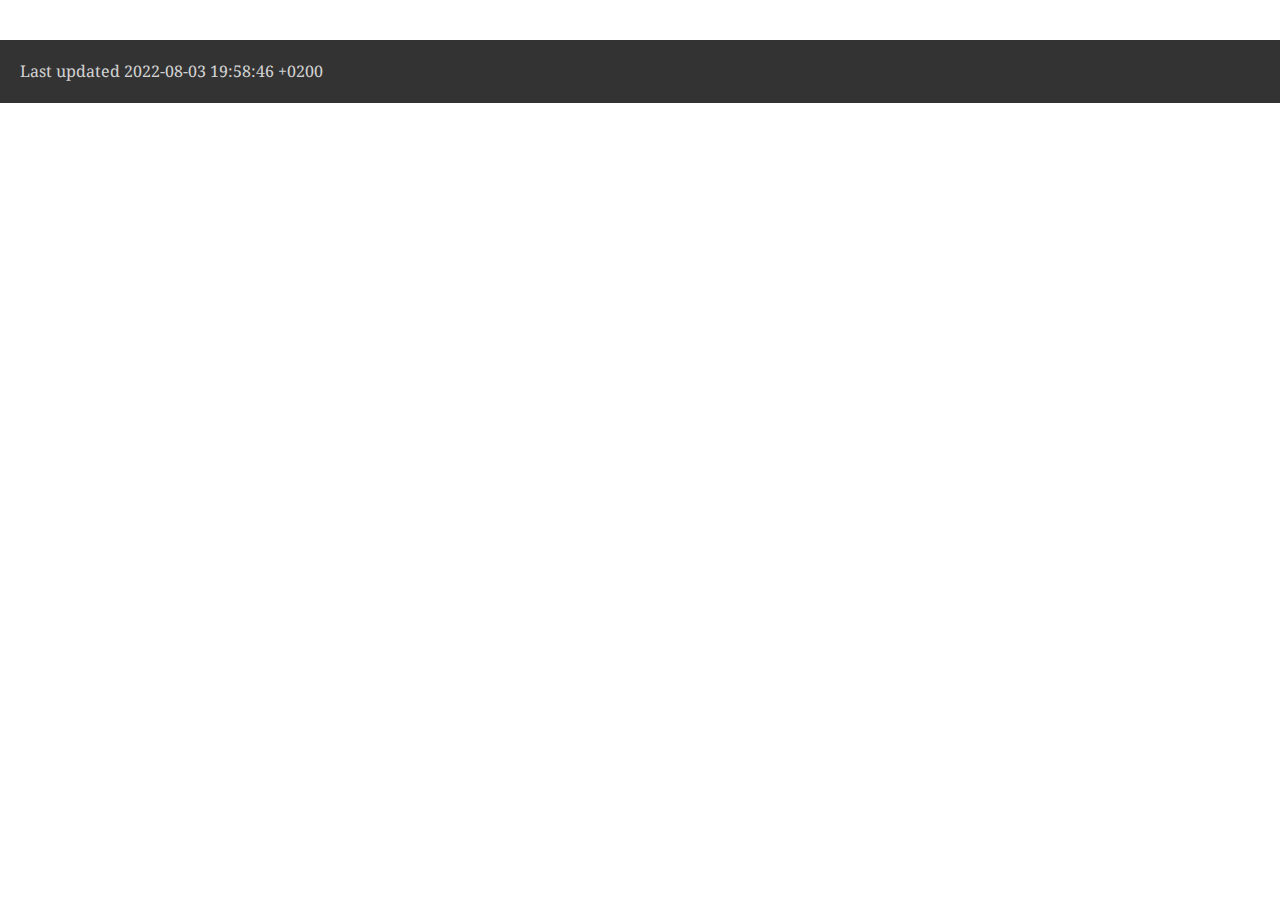
<file: definizioni.html>
<!DOCTYPE html>
<html lang="en">
<head>
<meta charset="UTF-8">
<meta http-equiv="X-UA-Compatible" content="IE=edge">
<meta name="viewport" content="width=device-width, initial-scale=1.0">
<meta name="generator" content="Asciidoctor 2.0.17">
<title>Untitled</title>
<link rel="stylesheet" href="https://fonts.googleapis.com/css?family=Open+Sans:300,300italic,400,400italic,600,600italic%7CNoto+Serif:400,400italic,700,700italic%7CDroid+Sans+Mono:400,700">
<style>
/*! Asciidoctor default stylesheet | MIT License | https://asciidoctor.org */
/* Uncomment the following line when using as a custom stylesheet */
/* @import "https://fonts.googleapis.com/css?family=Open+Sans:300,300italic,400,400italic,600,600italic%7CNoto+Serif:400,400italic,700,700italic%7CDroid+Sans+Mono:400,700"; */
html{font-family:sans-serif;-webkit-text-size-adjust:100%}
a{background:none}
a:focus{outline:thin dotted}
a:active,a:hover{outline:0}
h1{font-size:2em;margin:.67em 0}
b,strong{font-weight:bold}
abbr{font-size:.9em}
abbr[title]{cursor:help;border-bottom:1px dotted #dddddf;text-decoration:none}
dfn{font-style:italic}
hr{height:0}
mark{background:#ff0;color:#000}
code,kbd,pre,samp{font-family:monospace;font-size:1em}
pre{white-space:pre-wrap}
q{quotes:"\201C" "\201D" "\2018" "\2019"}
small{font-size:80%}
sub,sup{font-size:75%;line-height:0;position:relative;vertical-align:baseline}
sup{top:-.5em}
sub{bottom:-.25em}
img{border:0}
svg:not(:root){overflow:hidden}
figure{margin:0}
audio,video{display:inline-block}
audio:not([controls]){display:none;height:0}
fieldset{border:1px solid silver;margin:0 2px;padding:.35em .625em .75em}
legend{border:0;padding:0}
button,input,select,textarea{font-family:inherit;font-size:100%;margin:0}
button,input{line-height:normal}
button,select{text-transform:none}
button,html input[type=button],input[type=reset],input[type=submit]{-webkit-appearance:button;cursor:pointer}
button[disabled],html input[disabled]{cursor:default}
input[type=checkbox],input[type=radio]{padding:0}
button::-moz-focus-inner,input::-moz-focus-inner{border:0;padding:0}
textarea{overflow:auto;vertical-align:top}
table{border-collapse:collapse;border-spacing:0}
*,::before,::after{box-sizing:border-box}
html,body{font-size:100%}
body{background:#fff;color:rgba(0,0,0,.8);padding:0;margin:0;font-family:"Noto Serif","DejaVu Serif",serif;line-height:1;position:relative;cursor:auto;-moz-tab-size:4;-o-tab-size:4;tab-size:4;word-wrap:anywhere;-moz-osx-font-smoothing:grayscale;-webkit-font-smoothing:antialiased}
a:hover{cursor:pointer}
img,object,embed{max-width:100%;height:auto}
object,embed{height:100%}
img{-ms-interpolation-mode:bicubic}
.left{float:left!important}
.right{float:right!important}
.text-left{text-align:left!important}
.text-right{text-align:right!important}
.text-center{text-align:center!important}
.text-justify{text-align:justify!important}
.hide{display:none}
img,object,svg{display:inline-block;vertical-align:middle}
textarea{height:auto;min-height:50px}
select{width:100%}
.subheader,.admonitionblock td.content>.title,.audioblock>.title,.exampleblock>.title,.imageblock>.title,.listingblock>.title,.literalblock>.title,.stemblock>.title,.openblock>.title,.paragraph>.title,.quoteblock>.title,table.tableblock>.title,.verseblock>.title,.videoblock>.title,.dlist>.title,.olist>.title,.ulist>.title,.qlist>.title,.hdlist>.title{line-height:1.45;color:#7a2518;font-weight:400;margin-top:0;margin-bottom:.25em}
div,dl,dt,dd,ul,ol,li,h1,h2,h3,#toctitle,.sidebarblock>.content>.title,h4,h5,h6,pre,form,p,blockquote,th,td{margin:0;padding:0}
a{color:#2156a5;text-decoration:underline;line-height:inherit}
a:hover,a:focus{color:#1d4b8f}
a img{border:0}
p{line-height:1.6;margin-bottom:1.25em;text-rendering:optimizeLegibility}
p aside{font-size:.875em;line-height:1.35;font-style:italic}
h1,h2,h3,#toctitle,.sidebarblock>.content>.title,h4,h5,h6{font-family:"Open Sans","DejaVu Sans",sans-serif;font-weight:300;font-style:normal;color:#ba3925;text-rendering:optimizeLegibility;margin-top:1em;margin-bottom:.5em;line-height:1.0125em}
h1 small,h2 small,h3 small,#toctitle small,.sidebarblock>.content>.title small,h4 small,h5 small,h6 small{font-size:60%;color:#e99b8f;line-height:0}
h1{font-size:2.125em}
h2{font-size:1.6875em}
h3,#toctitle,.sidebarblock>.content>.title{font-size:1.375em}
h4,h5{font-size:1.125em}
h6{font-size:1em}
hr{border:solid #dddddf;border-width:1px 0 0;clear:both;margin:1.25em 0 1.1875em}
em,i{font-style:italic;line-height:inherit}
strong,b{font-weight:bold;line-height:inherit}
small{font-size:60%;line-height:inherit}
code{font-family:"Droid Sans Mono","DejaVu Sans Mono",monospace;font-weight:400;color:rgba(0,0,0,.9)}
ul,ol,dl{line-height:1.6;margin-bottom:1.25em;list-style-position:outside;font-family:inherit}
ul,ol{margin-left:1.5em}
ul li ul,ul li ol{margin-left:1.25em;margin-bottom:0}
ul.square li ul,ul.circle li ul,ul.disc li ul{list-style:inherit}
ul.square{list-style-type:square}
ul.circle{list-style-type:circle}
ul.disc{list-style-type:disc}
ol li ul,ol li ol{margin-left:1.25em;margin-bottom:0}
dl dt{margin-bottom:.3125em;font-weight:bold}
dl dd{margin-bottom:1.25em}
blockquote{margin:0 0 1.25em;padding:.5625em 1.25em 0 1.1875em;border-left:1px solid #ddd}
blockquote,blockquote p{line-height:1.6;color:rgba(0,0,0,.85)}
@media screen and (min-width:768px){h1,h2,h3,#toctitle,.sidebarblock>.content>.title,h4,h5,h6{line-height:1.2}
h1{font-size:2.75em}
h2{font-size:2.3125em}
h3,#toctitle,.sidebarblock>.content>.title{font-size:1.6875em}
h4{font-size:1.4375em}}
table{background:#fff;margin-bottom:1.25em;border:1px solid #dedede;word-wrap:normal}
table thead,table tfoot{background:#f7f8f7}
table thead tr th,table thead tr td,table tfoot tr th,table tfoot tr td{padding:.5em .625em .625em;font-size:inherit;color:rgba(0,0,0,.8);text-align:left}
table tr th,table tr td{padding:.5625em .625em;font-size:inherit;color:rgba(0,0,0,.8)}
table tr.even,table tr.alt{background:#f8f8f7}
table thead tr th,table tfoot tr th,table tbody tr td,table tr td,table tfoot tr td{line-height:1.6}
h1,h2,h3,#toctitle,.sidebarblock>.content>.title,h4,h5,h6{line-height:1.2;word-spacing:-.05em}
h1 strong,h2 strong,h3 strong,#toctitle strong,.sidebarblock>.content>.title strong,h4 strong,h5 strong,h6 strong{font-weight:400}
.center{margin-left:auto;margin-right:auto}
.stretch{width:100%}
.clearfix::before,.clearfix::after,.float-group::before,.float-group::after{content:" ";display:table}
.clearfix::after,.float-group::after{clear:both}
:not(pre).nobreak{word-wrap:normal}
:not(pre).nowrap{white-space:nowrap}
:not(pre).pre-wrap{white-space:pre-wrap}
:not(pre):not([class^=L])>code{font-size:.9375em;font-style:normal!important;letter-spacing:0;padding:.1em .5ex;word-spacing:-.15em;background:#f7f7f8;border-radius:4px;line-height:1.45;text-rendering:optimizeSpeed}
pre{color:rgba(0,0,0,.9);font-family:"Droid Sans Mono","DejaVu Sans Mono",monospace;line-height:1.45;text-rendering:optimizeSpeed}
pre code,pre pre{color:inherit;font-size:inherit;line-height:inherit}
pre>code{display:block}
pre.nowrap,pre.nowrap pre{white-space:pre;word-wrap:normal}
em em{font-style:normal}
strong strong{font-weight:400}
.keyseq{color:rgba(51,51,51,.8)}
kbd{font-family:"Droid Sans Mono","DejaVu Sans Mono",monospace;display:inline-block;color:rgba(0,0,0,.8);font-size:.65em;line-height:1.45;background:#f7f7f7;border:1px solid #ccc;border-radius:3px;box-shadow:0 1px 0 rgba(0,0,0,.2),inset 0 0 0 .1em #fff;margin:0 .15em;padding:.2em .5em;vertical-align:middle;position:relative;top:-.1em;white-space:nowrap}
.keyseq kbd:first-child{margin-left:0}
.keyseq kbd:last-child{margin-right:0}
.menuseq,.menuref{color:#000}
.menuseq b:not(.caret),.menuref{font-weight:inherit}
.menuseq{word-spacing:-.02em}
.menuseq b.caret{font-size:1.25em;line-height:.8}
.menuseq i.caret{font-weight:bold;text-align:center;width:.45em}
b.button::before,b.button::after{position:relative;top:-1px;font-weight:400}
b.button::before{content:"[";padding:0 3px 0 2px}
b.button::after{content:"]";padding:0 2px 0 3px}
p a>code:hover{color:rgba(0,0,0,.9)}
#header,#content,#footnotes,#footer{width:100%;margin:0 auto;max-width:62.5em;*zoom:1;position:relative;padding-left:.9375em;padding-right:.9375em}
#header::before,#header::after,#content::before,#content::after,#footnotes::before,#footnotes::after,#footer::before,#footer::after{content:" ";display:table}
#header::after,#content::after,#footnotes::after,#footer::after{clear:both}
#content{margin-top:1.25em}
#content::before{content:none}
#header>h1:first-child{color:rgba(0,0,0,.85);margin-top:2.25rem;margin-bottom:0}
#header>h1:first-child+#toc{margin-top:8px;border-top:1px solid #dddddf}
#header>h1:only-child,body.toc2 #header>h1:nth-last-child(2){border-bottom:1px solid #dddddf;padding-bottom:8px}
#header .details{border-bottom:1px solid #dddddf;line-height:1.45;padding-top:.25em;padding-bottom:.25em;padding-left:.25em;color:rgba(0,0,0,.6);display:flex;flex-flow:row wrap}
#header .details span:first-child{margin-left:-.125em}
#header .details span.email a{color:rgba(0,0,0,.85)}
#header .details br{display:none}
#header .details br+span::before{content:"\00a0\2013\00a0"}
#header .details br+span.author::before{content:"\00a0\22c5\00a0";color:rgba(0,0,0,.85)}
#header .details br+span#revremark::before{content:"\00a0|\00a0"}
#header #revnumber{text-transform:capitalize}
#header #revnumber::after{content:"\00a0"}
#content>h1:first-child:not([class]){color:rgba(0,0,0,.85);border-bottom:1px solid #dddddf;padding-bottom:8px;margin-top:0;padding-top:1rem;margin-bottom:1.25rem}
#toc{border-bottom:1px solid #e7e7e9;padding-bottom:.5em}
#toc>ul{margin-left:.125em}
#toc ul.sectlevel0>li>a{font-style:italic}
#toc ul.sectlevel0 ul.sectlevel1{margin:.5em 0}
#toc ul{font-family:"Open Sans","DejaVu Sans",sans-serif;list-style-type:none}
#toc li{line-height:1.3334;margin-top:.3334em}
#toc a{text-decoration:none}
#toc a:active{text-decoration:underline}
#toctitle{color:#7a2518;font-size:1.2em}
@media screen and (min-width:768px){#toctitle{font-size:1.375em}
body.toc2{padding-left:15em;padding-right:0}
#toc.toc2{margin-top:0!important;background:#f8f8f7;position:fixed;width:15em;left:0;top:0;border-right:1px solid #e7e7e9;border-top-width:0!important;border-bottom-width:0!important;z-index:1000;padding:1.25em 1em;height:100%;overflow:auto}
#toc.toc2 #toctitle{margin-top:0;margin-bottom:.8rem;font-size:1.2em}
#toc.toc2>ul{font-size:.9em;margin-bottom:0}
#toc.toc2 ul ul{margin-left:0;padding-left:1em}
#toc.toc2 ul.sectlevel0 ul.sectlevel1{padding-left:0;margin-top:.5em;margin-bottom:.5em}
body.toc2.toc-right{padding-left:0;padding-right:15em}
body.toc2.toc-right #toc.toc2{border-right-width:0;border-left:1px solid #e7e7e9;left:auto;right:0}}
@media screen and (min-width:1280px){body.toc2{padding-left:20em;padding-right:0}
#toc.toc2{width:20em}
#toc.toc2 #toctitle{font-size:1.375em}
#toc.toc2>ul{font-size:.95em}
#toc.toc2 ul ul{padding-left:1.25em}
body.toc2.toc-right{padding-left:0;padding-right:20em}}
#content #toc{border:1px solid #e0e0dc;margin-bottom:1.25em;padding:1.25em;background:#f8f8f7;border-radius:4px}
#content #toc>:first-child{margin-top:0}
#content #toc>:last-child{margin-bottom:0}
#footer{max-width:none;background:rgba(0,0,0,.8);padding:1.25em}
#footer-text{color:hsla(0,0%,100%,.8);line-height:1.44}
#content{margin-bottom:.625em}
.sect1{padding-bottom:.625em}
@media screen and (min-width:768px){#content{margin-bottom:1.25em}
.sect1{padding-bottom:1.25em}}
.sect1:last-child{padding-bottom:0}
.sect1+.sect1{border-top:1px solid #e7e7e9}
#content h1>a.anchor,h2>a.anchor,h3>a.anchor,#toctitle>a.anchor,.sidebarblock>.content>.title>a.anchor,h4>a.anchor,h5>a.anchor,h6>a.anchor{position:absolute;z-index:1001;width:1.5ex;margin-left:-1.5ex;display:block;text-decoration:none!important;visibility:hidden;text-align:center;font-weight:400}
#content h1>a.anchor::before,h2>a.anchor::before,h3>a.anchor::before,#toctitle>a.anchor::before,.sidebarblock>.content>.title>a.anchor::before,h4>a.anchor::before,h5>a.anchor::before,h6>a.anchor::before{content:"\00A7";font-size:.85em;display:block;padding-top:.1em}
#content h1:hover>a.anchor,#content h1>a.anchor:hover,h2:hover>a.anchor,h2>a.anchor:hover,h3:hover>a.anchor,#toctitle:hover>a.anchor,.sidebarblock>.content>.title:hover>a.anchor,h3>a.anchor:hover,#toctitle>a.anchor:hover,.sidebarblock>.content>.title>a.anchor:hover,h4:hover>a.anchor,h4>a.anchor:hover,h5:hover>a.anchor,h5>a.anchor:hover,h6:hover>a.anchor,h6>a.anchor:hover{visibility:visible}
#content h1>a.link,h2>a.link,h3>a.link,#toctitle>a.link,.sidebarblock>.content>.title>a.link,h4>a.link,h5>a.link,h6>a.link{color:#ba3925;text-decoration:none}
#content h1>a.link:hover,h2>a.link:hover,h3>a.link:hover,#toctitle>a.link:hover,.sidebarblock>.content>.title>a.link:hover,h4>a.link:hover,h5>a.link:hover,h6>a.link:hover{color:#a53221}
details,.audioblock,.imageblock,.literalblock,.listingblock,.stemblock,.videoblock{margin-bottom:1.25em}
details{margin-left:1.25rem}
details>summary{cursor:pointer;display:block;position:relative;line-height:1.6;margin-bottom:.625rem;outline:none;-webkit-tap-highlight-color:transparent}
details>summary::-webkit-details-marker{display:none}
details>summary::before{content:"";border:solid transparent;border-left:solid;border-width:.3em 0 .3em .5em;position:absolute;top:.5em;left:-1.25rem;transform:translateX(15%)}
details[open]>summary::before{border:solid transparent;border-top:solid;border-width:.5em .3em 0;transform:translateY(15%)}
details>summary::after{content:"";width:1.25rem;height:1em;position:absolute;top:.3em;left:-1.25rem}
.admonitionblock td.content>.title,.audioblock>.title,.exampleblock>.title,.imageblock>.title,.listingblock>.title,.literalblock>.title,.stemblock>.title,.openblock>.title,.paragraph>.title,.quoteblock>.title,table.tableblock>.title,.verseblock>.title,.videoblock>.title,.dlist>.title,.olist>.title,.ulist>.title,.qlist>.title,.hdlist>.title{text-rendering:optimizeLegibility;text-align:left;font-family:"Noto Serif","DejaVu Serif",serif;font-size:1rem;font-style:italic}
table.tableblock.fit-content>caption.title{white-space:nowrap;width:0}
.paragraph.lead>p,#preamble>.sectionbody>[class=paragraph]:first-of-type p{font-size:1.21875em;line-height:1.6;color:rgba(0,0,0,.85)}
.admonitionblock>table{border-collapse:separate;border:0;background:none;width:100%}
.admonitionblock>table td.icon{text-align:center;width:80px}
.admonitionblock>table td.icon img{max-width:none}
.admonitionblock>table td.icon .title{font-weight:bold;font-family:"Open Sans","DejaVu Sans",sans-serif;text-transform:uppercase}
.admonitionblock>table td.content{padding-left:1.125em;padding-right:1.25em;border-left:1px solid #dddddf;color:rgba(0,0,0,.6);word-wrap:anywhere}
.admonitionblock>table td.content>:last-child>:last-child{margin-bottom:0}
.exampleblock>.content{border:1px solid #e6e6e6;margin-bottom:1.25em;padding:1.25em;background:#fff;border-radius:4px}
.exampleblock>.content>:first-child{margin-top:0}
.exampleblock>.content>:last-child{margin-bottom:0}
.sidebarblock{border:1px solid #dbdbd6;margin-bottom:1.25em;padding:1.25em;background:#f3f3f2;border-radius:4px}
.sidebarblock>:first-child{margin-top:0}
.sidebarblock>:last-child{margin-bottom:0}
.sidebarblock>.content>.title{color:#7a2518;margin-top:0;text-align:center}
.exampleblock>.content>:last-child>:last-child,.exampleblock>.content .olist>ol>li:last-child>:last-child,.exampleblock>.content .ulist>ul>li:last-child>:last-child,.exampleblock>.content .qlist>ol>li:last-child>:last-child,.sidebarblock>.content>:last-child>:last-child,.sidebarblock>.content .olist>ol>li:last-child>:last-child,.sidebarblock>.content .ulist>ul>li:last-child>:last-child,.sidebarblock>.content .qlist>ol>li:last-child>:last-child{margin-bottom:0}
.literalblock pre,.listingblock>.content>pre{border-radius:4px;overflow-x:auto;padding:1em;font-size:.8125em}
@media screen and (min-width:768px){.literalblock pre,.listingblock>.content>pre{font-size:.90625em}}
@media screen and (min-width:1280px){.literalblock pre,.listingblock>.content>pre{font-size:1em}}
.literalblock pre,.listingblock>.content>pre:not(.highlight),.listingblock>.content>pre[class=highlight],.listingblock>.content>pre[class^="highlight "]{background:#f7f7f8}
.literalblock.output pre{color:#f7f7f8;background:rgba(0,0,0,.9)}
.listingblock>.content{position:relative}
.listingblock code[data-lang]::before{display:none;content:attr(data-lang);position:absolute;font-size:.75em;top:.425rem;right:.5rem;line-height:1;text-transform:uppercase;color:inherit;opacity:.5}
.listingblock:hover code[data-lang]::before{display:block}
.listingblock.terminal pre .command::before{content:attr(data-prompt);padding-right:.5em;color:inherit;opacity:.5}
.listingblock.terminal pre .command:not([data-prompt])::before{content:"$"}
.listingblock pre.highlightjs{padding:0}
.listingblock pre.highlightjs>code{padding:1em;border-radius:4px}
.listingblock pre.prettyprint{border-width:0}
.prettyprint{background:#f7f7f8}
pre.prettyprint .linenums{line-height:1.45;margin-left:2em}
pre.prettyprint li{background:none;list-style-type:inherit;padding-left:0}
pre.prettyprint li code[data-lang]::before{opacity:1}
pre.prettyprint li:not(:first-child) code[data-lang]::before{display:none}
table.linenotable{border-collapse:separate;border:0;margin-bottom:0;background:none}
table.linenotable td[class]{color:inherit;vertical-align:top;padding:0;line-height:inherit;white-space:normal}
table.linenotable td.code{padding-left:.75em}
table.linenotable td.linenos,pre.pygments .linenos{border-right:1px solid;opacity:.35;padding-right:.5em;-webkit-user-select:none;-moz-user-select:none;-ms-user-select:none;user-select:none}
pre.pygments span.linenos{display:inline-block;margin-right:.75em}
.quoteblock{margin:0 1em 1.25em 1.5em;display:table}
.quoteblock:not(.excerpt)>.title{margin-left:-1.5em;margin-bottom:.75em}
.quoteblock blockquote,.quoteblock p{color:rgba(0,0,0,.85);font-size:1.15rem;line-height:1.75;word-spacing:.1em;letter-spacing:0;font-style:italic;text-align:justify}
.quoteblock blockquote{margin:0;padding:0;border:0}
.quoteblock blockquote::before{content:"\201c";float:left;font-size:2.75em;font-weight:bold;line-height:.6em;margin-left:-.6em;color:#7a2518;text-shadow:0 1px 2px rgba(0,0,0,.1)}
.quoteblock blockquote>.paragraph:last-child p{margin-bottom:0}
.quoteblock .attribution{margin-top:.75em;margin-right:.5ex;text-align:right}
.verseblock{margin:0 1em 1.25em}
.verseblock pre{font-family:"Open Sans","DejaVu Sans",sans-serif;font-size:1.15rem;color:rgba(0,0,0,.85);font-weight:300;text-rendering:optimizeLegibility}
.verseblock pre strong{font-weight:400}
.verseblock .attribution{margin-top:1.25rem;margin-left:.5ex}
.quoteblock .attribution,.verseblock .attribution{font-size:.9375em;line-height:1.45;font-style:italic}
.quoteblock .attribution br,.verseblock .attribution br{display:none}
.quoteblock .attribution cite,.verseblock .attribution cite{display:block;letter-spacing:-.025em;color:rgba(0,0,0,.6)}
.quoteblock.abstract blockquote::before,.quoteblock.excerpt blockquote::before,.quoteblock .quoteblock blockquote::before{display:none}
.quoteblock.abstract blockquote,.quoteblock.abstract p,.quoteblock.excerpt blockquote,.quoteblock.excerpt p,.quoteblock .quoteblock blockquote,.quoteblock .quoteblock p{line-height:1.6;word-spacing:0}
.quoteblock.abstract{margin:0 1em 1.25em;display:block}
.quoteblock.abstract>.title{margin:0 0 .375em;font-size:1.15em;text-align:center}
.quoteblock.excerpt>blockquote,.quoteblock .quoteblock{padding:0 0 .25em 1em;border-left:.25em solid #dddddf}
.quoteblock.excerpt,.quoteblock .quoteblock{margin-left:0}
.quoteblock.excerpt blockquote,.quoteblock.excerpt p,.quoteblock .quoteblock blockquote,.quoteblock .quoteblock p{color:inherit;font-size:1.0625rem}
.quoteblock.excerpt .attribution,.quoteblock .quoteblock .attribution{color:inherit;font-size:.85rem;text-align:left;margin-right:0}
p.tableblock:last-child{margin-bottom:0}
td.tableblock>.content{margin-bottom:1.25em;word-wrap:anywhere}
td.tableblock>.content>:last-child{margin-bottom:-1.25em}
table.tableblock,th.tableblock,td.tableblock{border:0 solid #dedede}
table.grid-all>*>tr>*{border-width:1px}
table.grid-cols>*>tr>*{border-width:0 1px}
table.grid-rows>*>tr>*{border-width:1px 0}
table.frame-all{border-width:1px}
table.frame-ends{border-width:1px 0}
table.frame-sides{border-width:0 1px}
table.frame-none>colgroup+*>:first-child>*,table.frame-sides>colgroup+*>:first-child>*{border-top-width:0}
table.frame-none>:last-child>:last-child>*,table.frame-sides>:last-child>:last-child>*{border-bottom-width:0}
table.frame-none>*>tr>:first-child,table.frame-ends>*>tr>:first-child{border-left-width:0}
table.frame-none>*>tr>:last-child,table.frame-ends>*>tr>:last-child{border-right-width:0}
table.stripes-all>*>tr,table.stripes-odd>*>tr:nth-of-type(odd),table.stripes-even>*>tr:nth-of-type(even),table.stripes-hover>*>tr:hover{background:#f8f8f7}
th.halign-left,td.halign-left{text-align:left}
th.halign-right,td.halign-right{text-align:right}
th.halign-center,td.halign-center{text-align:center}
th.valign-top,td.valign-top{vertical-align:top}
th.valign-bottom,td.valign-bottom{vertical-align:bottom}
th.valign-middle,td.valign-middle{vertical-align:middle}
table thead th,table tfoot th{font-weight:bold}
tbody tr th{background:#f7f8f7}
tbody tr th,tbody tr th p,tfoot tr th,tfoot tr th p{color:rgba(0,0,0,.8);font-weight:bold}
p.tableblock>code:only-child{background:none;padding:0}
p.tableblock{font-size:1em}
ol{margin-left:1.75em}
ul li ol{margin-left:1.5em}
dl dd{margin-left:1.125em}
dl dd:last-child,dl dd:last-child>:last-child{margin-bottom:0}
li p,ul dd,ol dd,.olist .olist,.ulist .ulist,.ulist .olist,.olist .ulist{margin-bottom:.625em}
ul.checklist,ul.none,ol.none,ul.no-bullet,ol.no-bullet,ol.unnumbered,ul.unstyled,ol.unstyled{list-style-type:none}
ul.no-bullet,ol.no-bullet,ol.unnumbered{margin-left:.625em}
ul.unstyled,ol.unstyled{margin-left:0}
li>p:empty:only-child::before{content:"";display:inline-block}
ul.checklist>li>p:first-child{margin-left:-1em}
ul.checklist>li>p:first-child>.fa-square-o:first-child,ul.checklist>li>p:first-child>.fa-check-square-o:first-child{width:1.25em;font-size:.8em;position:relative;bottom:.125em}
ul.checklist>li>p:first-child>input[type=checkbox]:first-child{margin-right:.25em}
ul.inline{display:flex;flex-flow:row wrap;list-style:none;margin:0 0 .625em -1.25em}
ul.inline>li{margin-left:1.25em}
.unstyled dl dt{font-weight:400;font-style:normal}
ol.arabic{list-style-type:decimal}
ol.decimal{list-style-type:decimal-leading-zero}
ol.loweralpha{list-style-type:lower-alpha}
ol.upperalpha{list-style-type:upper-alpha}
ol.lowerroman{list-style-type:lower-roman}
ol.upperroman{list-style-type:upper-roman}
ol.lowergreek{list-style-type:lower-greek}
.hdlist>table,.colist>table{border:0;background:none}
.hdlist>table>tbody>tr,.colist>table>tbody>tr{background:none}
td.hdlist1,td.hdlist2{vertical-align:top;padding:0 .625em}
td.hdlist1{font-weight:bold;padding-bottom:1.25em}
td.hdlist2{word-wrap:anywhere}
.literalblock+.colist,.listingblock+.colist{margin-top:-.5em}
.colist td:not([class]):first-child{padding:.4em .75em 0;line-height:1;vertical-align:top}
.colist td:not([class]):first-child img{max-width:none}
.colist td:not([class]):last-child{padding:.25em 0}
.thumb,.th{line-height:0;display:inline-block;border:4px solid #fff;box-shadow:0 0 0 1px #ddd}
.imageblock.left{margin:.25em .625em 1.25em 0}
.imageblock.right{margin:.25em 0 1.25em .625em}
.imageblock>.title{margin-bottom:0}
.imageblock.thumb,.imageblock.th{border-width:6px}
.imageblock.thumb>.title,.imageblock.th>.title{padding:0 .125em}
.image.left,.image.right{margin-top:.25em;margin-bottom:.25em;display:inline-block;line-height:0}
.image.left{margin-right:.625em}
.image.right{margin-left:.625em}
a.image{text-decoration:none;display:inline-block}
a.image object{pointer-events:none}
sup.footnote,sup.footnoteref{font-size:.875em;position:static;vertical-align:super}
sup.footnote a,sup.footnoteref a{text-decoration:none}
sup.footnote a:active,sup.footnoteref a:active{text-decoration:underline}
#footnotes{padding-top:.75em;padding-bottom:.75em;margin-bottom:.625em}
#footnotes hr{width:20%;min-width:6.25em;margin:-.25em 0 .75em;border-width:1px 0 0}
#footnotes .footnote{padding:0 .375em 0 .225em;line-height:1.3334;font-size:.875em;margin-left:1.2em;margin-bottom:.2em}
#footnotes .footnote a:first-of-type{font-weight:bold;text-decoration:none;margin-left:-1.05em}
#footnotes .footnote:last-of-type{margin-bottom:0}
#content #footnotes{margin-top:-.625em;margin-bottom:0;padding:.75em 0}
div.unbreakable{page-break-inside:avoid}
.big{font-size:larger}
.small{font-size:smaller}
.underline{text-decoration:underline}
.overline{text-decoration:overline}
.line-through{text-decoration:line-through}
.aqua{color:#00bfbf}
.aqua-background{background:#00fafa}
.black{color:#000}
.black-background{background:#000}
.blue{color:#0000bf}
.blue-background{background:#0000fa}
.fuchsia{color:#bf00bf}
.fuchsia-background{background:#fa00fa}
.gray{color:#606060}
.gray-background{background:#7d7d7d}
.green{color:#006000}
.green-background{background:#007d00}
.lime{color:#00bf00}
.lime-background{background:#00fa00}
.maroon{color:#600000}
.maroon-background{background:#7d0000}
.navy{color:#000060}
.navy-background{background:#00007d}
.olive{color:#606000}
.olive-background{background:#7d7d00}
.purple{color:#600060}
.purple-background{background:#7d007d}
.red{color:#bf0000}
.red-background{background:#fa0000}
.silver{color:#909090}
.silver-background{background:#bcbcbc}
.teal{color:#006060}
.teal-background{background:#007d7d}
.white{color:#bfbfbf}
.white-background{background:#fafafa}
.yellow{color:#bfbf00}
.yellow-background{background:#fafa00}
span.icon>.fa{cursor:default}
a span.icon>.fa{cursor:inherit}
.admonitionblock td.icon [class^="fa icon-"]{font-size:2.5em;text-shadow:1px 1px 2px rgba(0,0,0,.5);cursor:default}
.admonitionblock td.icon .icon-note::before{content:"\f05a";color:#19407c}
.admonitionblock td.icon .icon-tip::before{content:"\f0eb";text-shadow:1px 1px 2px rgba(155,155,0,.8);color:#111}
.admonitionblock td.icon .icon-warning::before{content:"\f071";color:#bf6900}
.admonitionblock td.icon .icon-caution::before{content:"\f06d";color:#bf3400}
.admonitionblock td.icon .icon-important::before{content:"\f06a";color:#bf0000}
.conum[data-value]{display:inline-block;color:#fff!important;background:rgba(0,0,0,.8);border-radius:50%;text-align:center;font-size:.75em;width:1.67em;height:1.67em;line-height:1.67em;font-family:"Open Sans","DejaVu Sans",sans-serif;font-style:normal;font-weight:bold}
.conum[data-value] *{color:#fff!important}
.conum[data-value]+b{display:none}
.conum[data-value]::after{content:attr(data-value)}
pre .conum[data-value]{position:relative;top:-.125em}
b.conum *{color:inherit!important}
.conum:not([data-value]):empty{display:none}
dt,th.tableblock,td.content,div.footnote{text-rendering:optimizeLegibility}
h1,h2,p,td.content,span.alt,summary{letter-spacing:-.01em}
p strong,td.content strong,div.footnote strong{letter-spacing:-.005em}
p,blockquote,dt,td.content,span.alt,summary{font-size:1.0625rem}
p{margin-bottom:1.25rem}
.sidebarblock p,.sidebarblock dt,.sidebarblock td.content,p.tableblock{font-size:1em}
.exampleblock>.content{background:#fffef7;border-color:#e0e0dc;box-shadow:0 1px 4px #e0e0dc}
.print-only{display:none!important}
@page{margin:1.25cm .75cm}
@media print{*{box-shadow:none!important;text-shadow:none!important}
html{font-size:80%}
a{color:inherit!important;text-decoration:underline!important}
a.bare,a[href^="#"],a[href^="mailto:"]{text-decoration:none!important}
a[href^="http:"]:not(.bare)::after,a[href^="https:"]:not(.bare)::after{content:"(" attr(href) ")";display:inline-block;font-size:.875em;padding-left:.25em}
abbr[title]{border-bottom:1px dotted}
abbr[title]::after{content:" (" attr(title) ")"}
pre,blockquote,tr,img,object,svg{page-break-inside:avoid}
thead{display:table-header-group}
svg{max-width:100%}
p,blockquote,dt,td.content{font-size:1em;orphans:3;widows:3}
h2,h3,#toctitle,.sidebarblock>.content>.title{page-break-after:avoid}
#header,#content,#footnotes,#footer{max-width:none}
#toc,.sidebarblock,.exampleblock>.content{background:none!important}
#toc{border-bottom:1px solid #dddddf!important;padding-bottom:0!important}
body.book #header{text-align:center}
body.book #header>h1:first-child{border:0!important;margin:2.5em 0 1em}
body.book #header .details{border:0!important;display:block;padding:0!important}
body.book #header .details span:first-child{margin-left:0!important}
body.book #header .details br{display:block}
body.book #header .details br+span::before{content:none!important}
body.book #toc{border:0!important;text-align:left!important;padding:0!important;margin:0!important}
body.book #toc,body.book #preamble,body.book h1.sect0,body.book .sect1>h2{page-break-before:always}
.listingblock code[data-lang]::before{display:block}
#footer{padding:0 .9375em}
.hide-on-print{display:none!important}
.print-only{display:block!important}
.hide-for-print{display:none!important}
.show-for-print{display:inherit!important}}
@media amzn-kf8,print{#header>h1:first-child{margin-top:1.25rem}
.sect1{padding:0!important}
.sect1+.sect1{border:0}
#footer{background:none}
#footer-text{color:rgba(0,0,0,.6);font-size:.9em}}
@media amzn-kf8{#header,#content,#footnotes,#footer{padding:0}}
</style>
<link rel="stylesheet" href="https://cdnjs.cloudflare.com/ajax/libs/font-awesome/4.7.0/css/font-awesome.min.css">
</head>
<body class="article">
<div id="header">
</div>
<div id="content">

</div>
<div id="footer">
<div id="footer-text">
Last updated 2022-08-03 19:58:46 +0200
</div>
</div>
</body>
</html>
</file>
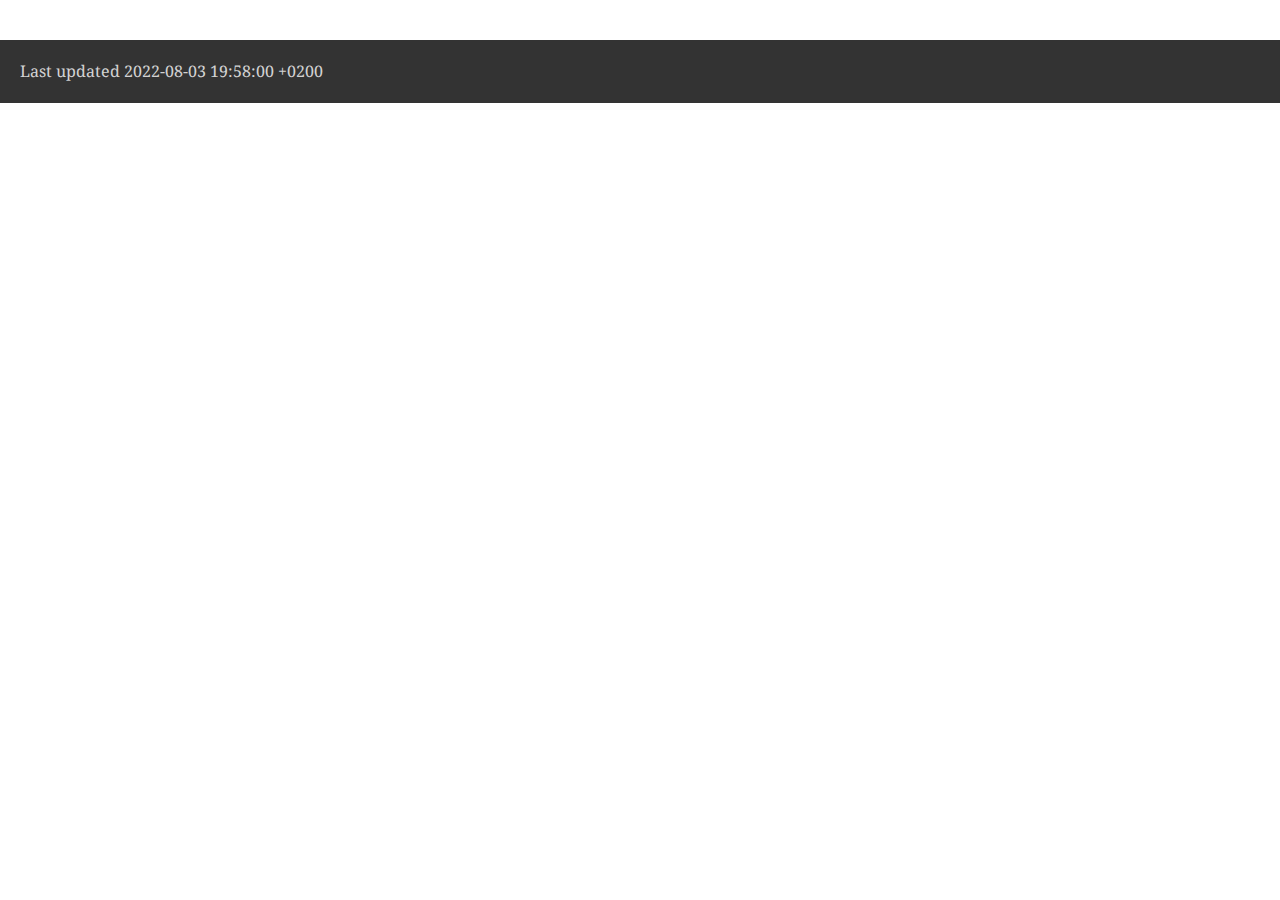
<file: uris.html>
<!DOCTYPE html>
<html lang="en">
<head>
<meta charset="UTF-8">
<meta http-equiv="X-UA-Compatible" content="IE=edge">
<meta name="viewport" content="width=device-width, initial-scale=1.0">
<meta name="generator" content="Asciidoctor 2.0.17">
<title>Untitled</title>
<link rel="stylesheet" href="https://fonts.googleapis.com/css?family=Open+Sans:300,300italic,400,400italic,600,600italic%7CNoto+Serif:400,400italic,700,700italic%7CDroid+Sans+Mono:400,700">
<style>
/*! Asciidoctor default stylesheet | MIT License | https://asciidoctor.org */
/* Uncomment the following line when using as a custom stylesheet */
/* @import "https://fonts.googleapis.com/css?family=Open+Sans:300,300italic,400,400italic,600,600italic%7CNoto+Serif:400,400italic,700,700italic%7CDroid+Sans+Mono:400,700"; */
html{font-family:sans-serif;-webkit-text-size-adjust:100%}
a{background:none}
a:focus{outline:thin dotted}
a:active,a:hover{outline:0}
h1{font-size:2em;margin:.67em 0}
b,strong{font-weight:bold}
abbr{font-size:.9em}
abbr[title]{cursor:help;border-bottom:1px dotted #dddddf;text-decoration:none}
dfn{font-style:italic}
hr{height:0}
mark{background:#ff0;color:#000}
code,kbd,pre,samp{font-family:monospace;font-size:1em}
pre{white-space:pre-wrap}
q{quotes:"\201C" "\201D" "\2018" "\2019"}
small{font-size:80%}
sub,sup{font-size:75%;line-height:0;position:relative;vertical-align:baseline}
sup{top:-.5em}
sub{bottom:-.25em}
img{border:0}
svg:not(:root){overflow:hidden}
figure{margin:0}
audio,video{display:inline-block}
audio:not([controls]){display:none;height:0}
fieldset{border:1px solid silver;margin:0 2px;padding:.35em .625em .75em}
legend{border:0;padding:0}
button,input,select,textarea{font-family:inherit;font-size:100%;margin:0}
button,input{line-height:normal}
button,select{text-transform:none}
button,html input[type=button],input[type=reset],input[type=submit]{-webkit-appearance:button;cursor:pointer}
button[disabled],html input[disabled]{cursor:default}
input[type=checkbox],input[type=radio]{padding:0}
button::-moz-focus-inner,input::-moz-focus-inner{border:0;padding:0}
textarea{overflow:auto;vertical-align:top}
table{border-collapse:collapse;border-spacing:0}
*,::before,::after{box-sizing:border-box}
html,body{font-size:100%}
body{background:#fff;color:rgba(0,0,0,.8);padding:0;margin:0;font-family:"Noto Serif","DejaVu Serif",serif;line-height:1;position:relative;cursor:auto;-moz-tab-size:4;-o-tab-size:4;tab-size:4;word-wrap:anywhere;-moz-osx-font-smoothing:grayscale;-webkit-font-smoothing:antialiased}
a:hover{cursor:pointer}
img,object,embed{max-width:100%;height:auto}
object,embed{height:100%}
img{-ms-interpolation-mode:bicubic}
.left{float:left!important}
.right{float:right!important}
.text-left{text-align:left!important}
.text-right{text-align:right!important}
.text-center{text-align:center!important}
.text-justify{text-align:justify!important}
.hide{display:none}
img,object,svg{display:inline-block;vertical-align:middle}
textarea{height:auto;min-height:50px}
select{width:100%}
.subheader,.admonitionblock td.content>.title,.audioblock>.title,.exampleblock>.title,.imageblock>.title,.listingblock>.title,.literalblock>.title,.stemblock>.title,.openblock>.title,.paragraph>.title,.quoteblock>.title,table.tableblock>.title,.verseblock>.title,.videoblock>.title,.dlist>.title,.olist>.title,.ulist>.title,.qlist>.title,.hdlist>.title{line-height:1.45;color:#7a2518;font-weight:400;margin-top:0;margin-bottom:.25em}
div,dl,dt,dd,ul,ol,li,h1,h2,h3,#toctitle,.sidebarblock>.content>.title,h4,h5,h6,pre,form,p,blockquote,th,td{margin:0;padding:0}
a{color:#2156a5;text-decoration:underline;line-height:inherit}
a:hover,a:focus{color:#1d4b8f}
a img{border:0}
p{line-height:1.6;margin-bottom:1.25em;text-rendering:optimizeLegibility}
p aside{font-size:.875em;line-height:1.35;font-style:italic}
h1,h2,h3,#toctitle,.sidebarblock>.content>.title,h4,h5,h6{font-family:"Open Sans","DejaVu Sans",sans-serif;font-weight:300;font-style:normal;color:#ba3925;text-rendering:optimizeLegibility;margin-top:1em;margin-bottom:.5em;line-height:1.0125em}
h1 small,h2 small,h3 small,#toctitle small,.sidebarblock>.content>.title small,h4 small,h5 small,h6 small{font-size:60%;color:#e99b8f;line-height:0}
h1{font-size:2.125em}
h2{font-size:1.6875em}
h3,#toctitle,.sidebarblock>.content>.title{font-size:1.375em}
h4,h5{font-size:1.125em}
h6{font-size:1em}
hr{border:solid #dddddf;border-width:1px 0 0;clear:both;margin:1.25em 0 1.1875em}
em,i{font-style:italic;line-height:inherit}
strong,b{font-weight:bold;line-height:inherit}
small{font-size:60%;line-height:inherit}
code{font-family:"Droid Sans Mono","DejaVu Sans Mono",monospace;font-weight:400;color:rgba(0,0,0,.9)}
ul,ol,dl{line-height:1.6;margin-bottom:1.25em;list-style-position:outside;font-family:inherit}
ul,ol{margin-left:1.5em}
ul li ul,ul li ol{margin-left:1.25em;margin-bottom:0}
ul.square li ul,ul.circle li ul,ul.disc li ul{list-style:inherit}
ul.square{list-style-type:square}
ul.circle{list-style-type:circle}
ul.disc{list-style-type:disc}
ol li ul,ol li ol{margin-left:1.25em;margin-bottom:0}
dl dt{margin-bottom:.3125em;font-weight:bold}
dl dd{margin-bottom:1.25em}
blockquote{margin:0 0 1.25em;padding:.5625em 1.25em 0 1.1875em;border-left:1px solid #ddd}
blockquote,blockquote p{line-height:1.6;color:rgba(0,0,0,.85)}
@media screen and (min-width:768px){h1,h2,h3,#toctitle,.sidebarblock>.content>.title,h4,h5,h6{line-height:1.2}
h1{font-size:2.75em}
h2{font-size:2.3125em}
h3,#toctitle,.sidebarblock>.content>.title{font-size:1.6875em}
h4{font-size:1.4375em}}
table{background:#fff;margin-bottom:1.25em;border:1px solid #dedede;word-wrap:normal}
table thead,table tfoot{background:#f7f8f7}
table thead tr th,table thead tr td,table tfoot tr th,table tfoot tr td{padding:.5em .625em .625em;font-size:inherit;color:rgba(0,0,0,.8);text-align:left}
table tr th,table tr td{padding:.5625em .625em;font-size:inherit;color:rgba(0,0,0,.8)}
table tr.even,table tr.alt{background:#f8f8f7}
table thead tr th,table tfoot tr th,table tbody tr td,table tr td,table tfoot tr td{line-height:1.6}
h1,h2,h3,#toctitle,.sidebarblock>.content>.title,h4,h5,h6{line-height:1.2;word-spacing:-.05em}
h1 strong,h2 strong,h3 strong,#toctitle strong,.sidebarblock>.content>.title strong,h4 strong,h5 strong,h6 strong{font-weight:400}
.center{margin-left:auto;margin-right:auto}
.stretch{width:100%}
.clearfix::before,.clearfix::after,.float-group::before,.float-group::after{content:" ";display:table}
.clearfix::after,.float-group::after{clear:both}
:not(pre).nobreak{word-wrap:normal}
:not(pre).nowrap{white-space:nowrap}
:not(pre).pre-wrap{white-space:pre-wrap}
:not(pre):not([class^=L])>code{font-size:.9375em;font-style:normal!important;letter-spacing:0;padding:.1em .5ex;word-spacing:-.15em;background:#f7f7f8;border-radius:4px;line-height:1.45;text-rendering:optimizeSpeed}
pre{color:rgba(0,0,0,.9);font-family:"Droid Sans Mono","DejaVu Sans Mono",monospace;line-height:1.45;text-rendering:optimizeSpeed}
pre code,pre pre{color:inherit;font-size:inherit;line-height:inherit}
pre>code{display:block}
pre.nowrap,pre.nowrap pre{white-space:pre;word-wrap:normal}
em em{font-style:normal}
strong strong{font-weight:400}
.keyseq{color:rgba(51,51,51,.8)}
kbd{font-family:"Droid Sans Mono","DejaVu Sans Mono",monospace;display:inline-block;color:rgba(0,0,0,.8);font-size:.65em;line-height:1.45;background:#f7f7f7;border:1px solid #ccc;border-radius:3px;box-shadow:0 1px 0 rgba(0,0,0,.2),inset 0 0 0 .1em #fff;margin:0 .15em;padding:.2em .5em;vertical-align:middle;position:relative;top:-.1em;white-space:nowrap}
.keyseq kbd:first-child{margin-left:0}
.keyseq kbd:last-child{margin-right:0}
.menuseq,.menuref{color:#000}
.menuseq b:not(.caret),.menuref{font-weight:inherit}
.menuseq{word-spacing:-.02em}
.menuseq b.caret{font-size:1.25em;line-height:.8}
.menuseq i.caret{font-weight:bold;text-align:center;width:.45em}
b.button::before,b.button::after{position:relative;top:-1px;font-weight:400}
b.button::before{content:"[";padding:0 3px 0 2px}
b.button::after{content:"]";padding:0 2px 0 3px}
p a>code:hover{color:rgba(0,0,0,.9)}
#header,#content,#footnotes,#footer{width:100%;margin:0 auto;max-width:62.5em;*zoom:1;position:relative;padding-left:.9375em;padding-right:.9375em}
#header::before,#header::after,#content::before,#content::after,#footnotes::before,#footnotes::after,#footer::before,#footer::after{content:" ";display:table}
#header::after,#content::after,#footnotes::after,#footer::after{clear:both}
#content{margin-top:1.25em}
#content::before{content:none}
#header>h1:first-child{color:rgba(0,0,0,.85);margin-top:2.25rem;margin-bottom:0}
#header>h1:first-child+#toc{margin-top:8px;border-top:1px solid #dddddf}
#header>h1:only-child,body.toc2 #header>h1:nth-last-child(2){border-bottom:1px solid #dddddf;padding-bottom:8px}
#header .details{border-bottom:1px solid #dddddf;line-height:1.45;padding-top:.25em;padding-bottom:.25em;padding-left:.25em;color:rgba(0,0,0,.6);display:flex;flex-flow:row wrap}
#header .details span:first-child{margin-left:-.125em}
#header .details span.email a{color:rgba(0,0,0,.85)}
#header .details br{display:none}
#header .details br+span::before{content:"\00a0\2013\00a0"}
#header .details br+span.author::before{content:"\00a0\22c5\00a0";color:rgba(0,0,0,.85)}
#header .details br+span#revremark::before{content:"\00a0|\00a0"}
#header #revnumber{text-transform:capitalize}
#header #revnumber::after{content:"\00a0"}
#content>h1:first-child:not([class]){color:rgba(0,0,0,.85);border-bottom:1px solid #dddddf;padding-bottom:8px;margin-top:0;padding-top:1rem;margin-bottom:1.25rem}
#toc{border-bottom:1px solid #e7e7e9;padding-bottom:.5em}
#toc>ul{margin-left:.125em}
#toc ul.sectlevel0>li>a{font-style:italic}
#toc ul.sectlevel0 ul.sectlevel1{margin:.5em 0}
#toc ul{font-family:"Open Sans","DejaVu Sans",sans-serif;list-style-type:none}
#toc li{line-height:1.3334;margin-top:.3334em}
#toc a{text-decoration:none}
#toc a:active{text-decoration:underline}
#toctitle{color:#7a2518;font-size:1.2em}
@media screen and (min-width:768px){#toctitle{font-size:1.375em}
body.toc2{padding-left:15em;padding-right:0}
#toc.toc2{margin-top:0!important;background:#f8f8f7;position:fixed;width:15em;left:0;top:0;border-right:1px solid #e7e7e9;border-top-width:0!important;border-bottom-width:0!important;z-index:1000;padding:1.25em 1em;height:100%;overflow:auto}
#toc.toc2 #toctitle{margin-top:0;margin-bottom:.8rem;font-size:1.2em}
#toc.toc2>ul{font-size:.9em;margin-bottom:0}
#toc.toc2 ul ul{margin-left:0;padding-left:1em}
#toc.toc2 ul.sectlevel0 ul.sectlevel1{padding-left:0;margin-top:.5em;margin-bottom:.5em}
body.toc2.toc-right{padding-left:0;padding-right:15em}
body.toc2.toc-right #toc.toc2{border-right-width:0;border-left:1px solid #e7e7e9;left:auto;right:0}}
@media screen and (min-width:1280px){body.toc2{padding-left:20em;padding-right:0}
#toc.toc2{width:20em}
#toc.toc2 #toctitle{font-size:1.375em}
#toc.toc2>ul{font-size:.95em}
#toc.toc2 ul ul{padding-left:1.25em}
body.toc2.toc-right{padding-left:0;padding-right:20em}}
#content #toc{border:1px solid #e0e0dc;margin-bottom:1.25em;padding:1.25em;background:#f8f8f7;border-radius:4px}
#content #toc>:first-child{margin-top:0}
#content #toc>:last-child{margin-bottom:0}
#footer{max-width:none;background:rgba(0,0,0,.8);padding:1.25em}
#footer-text{color:hsla(0,0%,100%,.8);line-height:1.44}
#content{margin-bottom:.625em}
.sect1{padding-bottom:.625em}
@media screen and (min-width:768px){#content{margin-bottom:1.25em}
.sect1{padding-bottom:1.25em}}
.sect1:last-child{padding-bottom:0}
.sect1+.sect1{border-top:1px solid #e7e7e9}
#content h1>a.anchor,h2>a.anchor,h3>a.anchor,#toctitle>a.anchor,.sidebarblock>.content>.title>a.anchor,h4>a.anchor,h5>a.anchor,h6>a.anchor{position:absolute;z-index:1001;width:1.5ex;margin-left:-1.5ex;display:block;text-decoration:none!important;visibility:hidden;text-align:center;font-weight:400}
#content h1>a.anchor::before,h2>a.anchor::before,h3>a.anchor::before,#toctitle>a.anchor::before,.sidebarblock>.content>.title>a.anchor::before,h4>a.anchor::before,h5>a.anchor::before,h6>a.anchor::before{content:"\00A7";font-size:.85em;display:block;padding-top:.1em}
#content h1:hover>a.anchor,#content h1>a.anchor:hover,h2:hover>a.anchor,h2>a.anchor:hover,h3:hover>a.anchor,#toctitle:hover>a.anchor,.sidebarblock>.content>.title:hover>a.anchor,h3>a.anchor:hover,#toctitle>a.anchor:hover,.sidebarblock>.content>.title>a.anchor:hover,h4:hover>a.anchor,h4>a.anchor:hover,h5:hover>a.anchor,h5>a.anchor:hover,h6:hover>a.anchor,h6>a.anchor:hover{visibility:visible}
#content h1>a.link,h2>a.link,h3>a.link,#toctitle>a.link,.sidebarblock>.content>.title>a.link,h4>a.link,h5>a.link,h6>a.link{color:#ba3925;text-decoration:none}
#content h1>a.link:hover,h2>a.link:hover,h3>a.link:hover,#toctitle>a.link:hover,.sidebarblock>.content>.title>a.link:hover,h4>a.link:hover,h5>a.link:hover,h6>a.link:hover{color:#a53221}
details,.audioblock,.imageblock,.literalblock,.listingblock,.stemblock,.videoblock{margin-bottom:1.25em}
details{margin-left:1.25rem}
details>summary{cursor:pointer;display:block;position:relative;line-height:1.6;margin-bottom:.625rem;outline:none;-webkit-tap-highlight-color:transparent}
details>summary::-webkit-details-marker{display:none}
details>summary::before{content:"";border:solid transparent;border-left:solid;border-width:.3em 0 .3em .5em;position:absolute;top:.5em;left:-1.25rem;transform:translateX(15%)}
details[open]>summary::before{border:solid transparent;border-top:solid;border-width:.5em .3em 0;transform:translateY(15%)}
details>summary::after{content:"";width:1.25rem;height:1em;position:absolute;top:.3em;left:-1.25rem}
.admonitionblock td.content>.title,.audioblock>.title,.exampleblock>.title,.imageblock>.title,.listingblock>.title,.literalblock>.title,.stemblock>.title,.openblock>.title,.paragraph>.title,.quoteblock>.title,table.tableblock>.title,.verseblock>.title,.videoblock>.title,.dlist>.title,.olist>.title,.ulist>.title,.qlist>.title,.hdlist>.title{text-rendering:optimizeLegibility;text-align:left;font-family:"Noto Serif","DejaVu Serif",serif;font-size:1rem;font-style:italic}
table.tableblock.fit-content>caption.title{white-space:nowrap;width:0}
.paragraph.lead>p,#preamble>.sectionbody>[class=paragraph]:first-of-type p{font-size:1.21875em;line-height:1.6;color:rgba(0,0,0,.85)}
.admonitionblock>table{border-collapse:separate;border:0;background:none;width:100%}
.admonitionblock>table td.icon{text-align:center;width:80px}
.admonitionblock>table td.icon img{max-width:none}
.admonitionblock>table td.icon .title{font-weight:bold;font-family:"Open Sans","DejaVu Sans",sans-serif;text-transform:uppercase}
.admonitionblock>table td.content{padding-left:1.125em;padding-right:1.25em;border-left:1px solid #dddddf;color:rgba(0,0,0,.6);word-wrap:anywhere}
.admonitionblock>table td.content>:last-child>:last-child{margin-bottom:0}
.exampleblock>.content{border:1px solid #e6e6e6;margin-bottom:1.25em;padding:1.25em;background:#fff;border-radius:4px}
.exampleblock>.content>:first-child{margin-top:0}
.exampleblock>.content>:last-child{margin-bottom:0}
.sidebarblock{border:1px solid #dbdbd6;margin-bottom:1.25em;padding:1.25em;background:#f3f3f2;border-radius:4px}
.sidebarblock>:first-child{margin-top:0}
.sidebarblock>:last-child{margin-bottom:0}
.sidebarblock>.content>.title{color:#7a2518;margin-top:0;text-align:center}
.exampleblock>.content>:last-child>:last-child,.exampleblock>.content .olist>ol>li:last-child>:last-child,.exampleblock>.content .ulist>ul>li:last-child>:last-child,.exampleblock>.content .qlist>ol>li:last-child>:last-child,.sidebarblock>.content>:last-child>:last-child,.sidebarblock>.content .olist>ol>li:last-child>:last-child,.sidebarblock>.content .ulist>ul>li:last-child>:last-child,.sidebarblock>.content .qlist>ol>li:last-child>:last-child{margin-bottom:0}
.literalblock pre,.listingblock>.content>pre{border-radius:4px;overflow-x:auto;padding:1em;font-size:.8125em}
@media screen and (min-width:768px){.literalblock pre,.listingblock>.content>pre{font-size:.90625em}}
@media screen and (min-width:1280px){.literalblock pre,.listingblock>.content>pre{font-size:1em}}
.literalblock pre,.listingblock>.content>pre:not(.highlight),.listingblock>.content>pre[class=highlight],.listingblock>.content>pre[class^="highlight "]{background:#f7f7f8}
.literalblock.output pre{color:#f7f7f8;background:rgba(0,0,0,.9)}
.listingblock>.content{position:relative}
.listingblock code[data-lang]::before{display:none;content:attr(data-lang);position:absolute;font-size:.75em;top:.425rem;right:.5rem;line-height:1;text-transform:uppercase;color:inherit;opacity:.5}
.listingblock:hover code[data-lang]::before{display:block}
.listingblock.terminal pre .command::before{content:attr(data-prompt);padding-right:.5em;color:inherit;opacity:.5}
.listingblock.terminal pre .command:not([data-prompt])::before{content:"$"}
.listingblock pre.highlightjs{padding:0}
.listingblock pre.highlightjs>code{padding:1em;border-radius:4px}
.listingblock pre.prettyprint{border-width:0}
.prettyprint{background:#f7f7f8}
pre.prettyprint .linenums{line-height:1.45;margin-left:2em}
pre.prettyprint li{background:none;list-style-type:inherit;padding-left:0}
pre.prettyprint li code[data-lang]::before{opacity:1}
pre.prettyprint li:not(:first-child) code[data-lang]::before{display:none}
table.linenotable{border-collapse:separate;border:0;margin-bottom:0;background:none}
table.linenotable td[class]{color:inherit;vertical-align:top;padding:0;line-height:inherit;white-space:normal}
table.linenotable td.code{padding-left:.75em}
table.linenotable td.linenos,pre.pygments .linenos{border-right:1px solid;opacity:.35;padding-right:.5em;-webkit-user-select:none;-moz-user-select:none;-ms-user-select:none;user-select:none}
pre.pygments span.linenos{display:inline-block;margin-right:.75em}
.quoteblock{margin:0 1em 1.25em 1.5em;display:table}
.quoteblock:not(.excerpt)>.title{margin-left:-1.5em;margin-bottom:.75em}
.quoteblock blockquote,.quoteblock p{color:rgba(0,0,0,.85);font-size:1.15rem;line-height:1.75;word-spacing:.1em;letter-spacing:0;font-style:italic;text-align:justify}
.quoteblock blockquote{margin:0;padding:0;border:0}
.quoteblock blockquote::before{content:"\201c";float:left;font-size:2.75em;font-weight:bold;line-height:.6em;margin-left:-.6em;color:#7a2518;text-shadow:0 1px 2px rgba(0,0,0,.1)}
.quoteblock blockquote>.paragraph:last-child p{margin-bottom:0}
.quoteblock .attribution{margin-top:.75em;margin-right:.5ex;text-align:right}
.verseblock{margin:0 1em 1.25em}
.verseblock pre{font-family:"Open Sans","DejaVu Sans",sans-serif;font-size:1.15rem;color:rgba(0,0,0,.85);font-weight:300;text-rendering:optimizeLegibility}
.verseblock pre strong{font-weight:400}
.verseblock .attribution{margin-top:1.25rem;margin-left:.5ex}
.quoteblock .attribution,.verseblock .attribution{font-size:.9375em;line-height:1.45;font-style:italic}
.quoteblock .attribution br,.verseblock .attribution br{display:none}
.quoteblock .attribution cite,.verseblock .attribution cite{display:block;letter-spacing:-.025em;color:rgba(0,0,0,.6)}
.quoteblock.abstract blockquote::before,.quoteblock.excerpt blockquote::before,.quoteblock .quoteblock blockquote::before{display:none}
.quoteblock.abstract blockquote,.quoteblock.abstract p,.quoteblock.excerpt blockquote,.quoteblock.excerpt p,.quoteblock .quoteblock blockquote,.quoteblock .quoteblock p{line-height:1.6;word-spacing:0}
.quoteblock.abstract{margin:0 1em 1.25em;display:block}
.quoteblock.abstract>.title{margin:0 0 .375em;font-size:1.15em;text-align:center}
.quoteblock.excerpt>blockquote,.quoteblock .quoteblock{padding:0 0 .25em 1em;border-left:.25em solid #dddddf}
.quoteblock.excerpt,.quoteblock .quoteblock{margin-left:0}
.quoteblock.excerpt blockquote,.quoteblock.excerpt p,.quoteblock .quoteblock blockquote,.quoteblock .quoteblock p{color:inherit;font-size:1.0625rem}
.quoteblock.excerpt .attribution,.quoteblock .quoteblock .attribution{color:inherit;font-size:.85rem;text-align:left;margin-right:0}
p.tableblock:last-child{margin-bottom:0}
td.tableblock>.content{margin-bottom:1.25em;word-wrap:anywhere}
td.tableblock>.content>:last-child{margin-bottom:-1.25em}
table.tableblock,th.tableblock,td.tableblock{border:0 solid #dedede}
table.grid-all>*>tr>*{border-width:1px}
table.grid-cols>*>tr>*{border-width:0 1px}
table.grid-rows>*>tr>*{border-width:1px 0}
table.frame-all{border-width:1px}
table.frame-ends{border-width:1px 0}
table.frame-sides{border-width:0 1px}
table.frame-none>colgroup+*>:first-child>*,table.frame-sides>colgroup+*>:first-child>*{border-top-width:0}
table.frame-none>:last-child>:last-child>*,table.frame-sides>:last-child>:last-child>*{border-bottom-width:0}
table.frame-none>*>tr>:first-child,table.frame-ends>*>tr>:first-child{border-left-width:0}
table.frame-none>*>tr>:last-child,table.frame-ends>*>tr>:last-child{border-right-width:0}
table.stripes-all>*>tr,table.stripes-odd>*>tr:nth-of-type(odd),table.stripes-even>*>tr:nth-of-type(even),table.stripes-hover>*>tr:hover{background:#f8f8f7}
th.halign-left,td.halign-left{text-align:left}
th.halign-right,td.halign-right{text-align:right}
th.halign-center,td.halign-center{text-align:center}
th.valign-top,td.valign-top{vertical-align:top}
th.valign-bottom,td.valign-bottom{vertical-align:bottom}
th.valign-middle,td.valign-middle{vertical-align:middle}
table thead th,table tfoot th{font-weight:bold}
tbody tr th{background:#f7f8f7}
tbody tr th,tbody tr th p,tfoot tr th,tfoot tr th p{color:rgba(0,0,0,.8);font-weight:bold}
p.tableblock>code:only-child{background:none;padding:0}
p.tableblock{font-size:1em}
ol{margin-left:1.75em}
ul li ol{margin-left:1.5em}
dl dd{margin-left:1.125em}
dl dd:last-child,dl dd:last-child>:last-child{margin-bottom:0}
li p,ul dd,ol dd,.olist .olist,.ulist .ulist,.ulist .olist,.olist .ulist{margin-bottom:.625em}
ul.checklist,ul.none,ol.none,ul.no-bullet,ol.no-bullet,ol.unnumbered,ul.unstyled,ol.unstyled{list-style-type:none}
ul.no-bullet,ol.no-bullet,ol.unnumbered{margin-left:.625em}
ul.unstyled,ol.unstyled{margin-left:0}
li>p:empty:only-child::before{content:"";display:inline-block}
ul.checklist>li>p:first-child{margin-left:-1em}
ul.checklist>li>p:first-child>.fa-square-o:first-child,ul.checklist>li>p:first-child>.fa-check-square-o:first-child{width:1.25em;font-size:.8em;position:relative;bottom:.125em}
ul.checklist>li>p:first-child>input[type=checkbox]:first-child{margin-right:.25em}
ul.inline{display:flex;flex-flow:row wrap;list-style:none;margin:0 0 .625em -1.25em}
ul.inline>li{margin-left:1.25em}
.unstyled dl dt{font-weight:400;font-style:normal}
ol.arabic{list-style-type:decimal}
ol.decimal{list-style-type:decimal-leading-zero}
ol.loweralpha{list-style-type:lower-alpha}
ol.upperalpha{list-style-type:upper-alpha}
ol.lowerroman{list-style-type:lower-roman}
ol.upperroman{list-style-type:upper-roman}
ol.lowergreek{list-style-type:lower-greek}
.hdlist>table,.colist>table{border:0;background:none}
.hdlist>table>tbody>tr,.colist>table>tbody>tr{background:none}
td.hdlist1,td.hdlist2{vertical-align:top;padding:0 .625em}
td.hdlist1{font-weight:bold;padding-bottom:1.25em}
td.hdlist2{word-wrap:anywhere}
.literalblock+.colist,.listingblock+.colist{margin-top:-.5em}
.colist td:not([class]):first-child{padding:.4em .75em 0;line-height:1;vertical-align:top}
.colist td:not([class]):first-child img{max-width:none}
.colist td:not([class]):last-child{padding:.25em 0}
.thumb,.th{line-height:0;display:inline-block;border:4px solid #fff;box-shadow:0 0 0 1px #ddd}
.imageblock.left{margin:.25em .625em 1.25em 0}
.imageblock.right{margin:.25em 0 1.25em .625em}
.imageblock>.title{margin-bottom:0}
.imageblock.thumb,.imageblock.th{border-width:6px}
.imageblock.thumb>.title,.imageblock.th>.title{padding:0 .125em}
.image.left,.image.right{margin-top:.25em;margin-bottom:.25em;display:inline-block;line-height:0}
.image.left{margin-right:.625em}
.image.right{margin-left:.625em}
a.image{text-decoration:none;display:inline-block}
a.image object{pointer-events:none}
sup.footnote,sup.footnoteref{font-size:.875em;position:static;vertical-align:super}
sup.footnote a,sup.footnoteref a{text-decoration:none}
sup.footnote a:active,sup.footnoteref a:active{text-decoration:underline}
#footnotes{padding-top:.75em;padding-bottom:.75em;margin-bottom:.625em}
#footnotes hr{width:20%;min-width:6.25em;margin:-.25em 0 .75em;border-width:1px 0 0}
#footnotes .footnote{padding:0 .375em 0 .225em;line-height:1.3334;font-size:.875em;margin-left:1.2em;margin-bottom:.2em}
#footnotes .footnote a:first-of-type{font-weight:bold;text-decoration:none;margin-left:-1.05em}
#footnotes .footnote:last-of-type{margin-bottom:0}
#content #footnotes{margin-top:-.625em;margin-bottom:0;padding:.75em 0}
div.unbreakable{page-break-inside:avoid}
.big{font-size:larger}
.small{font-size:smaller}
.underline{text-decoration:underline}
.overline{text-decoration:overline}
.line-through{text-decoration:line-through}
.aqua{color:#00bfbf}
.aqua-background{background:#00fafa}
.black{color:#000}
.black-background{background:#000}
.blue{color:#0000bf}
.blue-background{background:#0000fa}
.fuchsia{color:#bf00bf}
.fuchsia-background{background:#fa00fa}
.gray{color:#606060}
.gray-background{background:#7d7d7d}
.green{color:#006000}
.green-background{background:#007d00}
.lime{color:#00bf00}
.lime-background{background:#00fa00}
.maroon{color:#600000}
.maroon-background{background:#7d0000}
.navy{color:#000060}
.navy-background{background:#00007d}
.olive{color:#606000}
.olive-background{background:#7d7d00}
.purple{color:#600060}
.purple-background{background:#7d007d}
.red{color:#bf0000}
.red-background{background:#fa0000}
.silver{color:#909090}
.silver-background{background:#bcbcbc}
.teal{color:#006060}
.teal-background{background:#007d7d}
.white{color:#bfbfbf}
.white-background{background:#fafafa}
.yellow{color:#bfbf00}
.yellow-background{background:#fafa00}
span.icon>.fa{cursor:default}
a span.icon>.fa{cursor:inherit}
.admonitionblock td.icon [class^="fa icon-"]{font-size:2.5em;text-shadow:1px 1px 2px rgba(0,0,0,.5);cursor:default}
.admonitionblock td.icon .icon-note::before{content:"\f05a";color:#19407c}
.admonitionblock td.icon .icon-tip::before{content:"\f0eb";text-shadow:1px 1px 2px rgba(155,155,0,.8);color:#111}
.admonitionblock td.icon .icon-warning::before{content:"\f071";color:#bf6900}
.admonitionblock td.icon .icon-caution::before{content:"\f06d";color:#bf3400}
.admonitionblock td.icon .icon-important::before{content:"\f06a";color:#bf0000}
.conum[data-value]{display:inline-block;color:#fff!important;background:rgba(0,0,0,.8);border-radius:50%;text-align:center;font-size:.75em;width:1.67em;height:1.67em;line-height:1.67em;font-family:"Open Sans","DejaVu Sans",sans-serif;font-style:normal;font-weight:bold}
.conum[data-value] *{color:#fff!important}
.conum[data-value]+b{display:none}
.conum[data-value]::after{content:attr(data-value)}
pre .conum[data-value]{position:relative;top:-.125em}
b.conum *{color:inherit!important}
.conum:not([data-value]):empty{display:none}
dt,th.tableblock,td.content,div.footnote{text-rendering:optimizeLegibility}
h1,h2,p,td.content,span.alt,summary{letter-spacing:-.01em}
p strong,td.content strong,div.footnote strong{letter-spacing:-.005em}
p,blockquote,dt,td.content,span.alt,summary{font-size:1.0625rem}
p{margin-bottom:1.25rem}
.sidebarblock p,.sidebarblock dt,.sidebarblock td.content,p.tableblock{font-size:1em}
.exampleblock>.content{background:#fffef7;border-color:#e0e0dc;box-shadow:0 1px 4px #e0e0dc}
.print-only{display:none!important}
@page{margin:1.25cm .75cm}
@media print{*{box-shadow:none!important;text-shadow:none!important}
html{font-size:80%}
a{color:inherit!important;text-decoration:underline!important}
a.bare,a[href^="#"],a[href^="mailto:"]{text-decoration:none!important}
a[href^="http:"]:not(.bare)::after,a[href^="https:"]:not(.bare)::after{content:"(" attr(href) ")";display:inline-block;font-size:.875em;padding-left:.25em}
abbr[title]{border-bottom:1px dotted}
abbr[title]::after{content:" (" attr(title) ")"}
pre,blockquote,tr,img,object,svg{page-break-inside:avoid}
thead{display:table-header-group}
svg{max-width:100%}
p,blockquote,dt,td.content{font-size:1em;orphans:3;widows:3}
h2,h3,#toctitle,.sidebarblock>.content>.title{page-break-after:avoid}
#header,#content,#footnotes,#footer{max-width:none}
#toc,.sidebarblock,.exampleblock>.content{background:none!important}
#toc{border-bottom:1px solid #dddddf!important;padding-bottom:0!important}
body.book #header{text-align:center}
body.book #header>h1:first-child{border:0!important;margin:2.5em 0 1em}
body.book #header .details{border:0!important;display:block;padding:0!important}
body.book #header .details span:first-child{margin-left:0!important}
body.book #header .details br{display:block}
body.book #header .details br+span::before{content:none!important}
body.book #toc{border:0!important;text-align:left!important;padding:0!important;margin:0!important}
body.book #toc,body.book #preamble,body.book h1.sect0,body.book .sect1>h2{page-break-before:always}
.listingblock code[data-lang]::before{display:block}
#footer{padding:0 .9375em}
.hide-on-print{display:none!important}
.print-only{display:block!important}
.hide-for-print{display:none!important}
.show-for-print{display:inherit!important}}
@media amzn-kf8,print{#header>h1:first-child{margin-top:1.25rem}
.sect1{padding:0!important}
.sect1+.sect1{border:0}
#footer{background:none}
#footer-text{color:rgba(0,0,0,.6);font-size:.9em}}
@media amzn-kf8{#header,#content,#footnotes,#footer{padding:0}}
</style>
<link rel="stylesheet" href="https://cdnjs.cloudflare.com/ajax/libs/font-awesome/4.7.0/css/font-awesome.min.css">
</head>
<body class="article">
<div id="header">
</div>
<div id="content">

</div>
<div id="footer">
<div id="footer-text">
Last updated 2022-08-03 19:58:00 +0200
</div>
</div>
</body>
</html>
</file>
